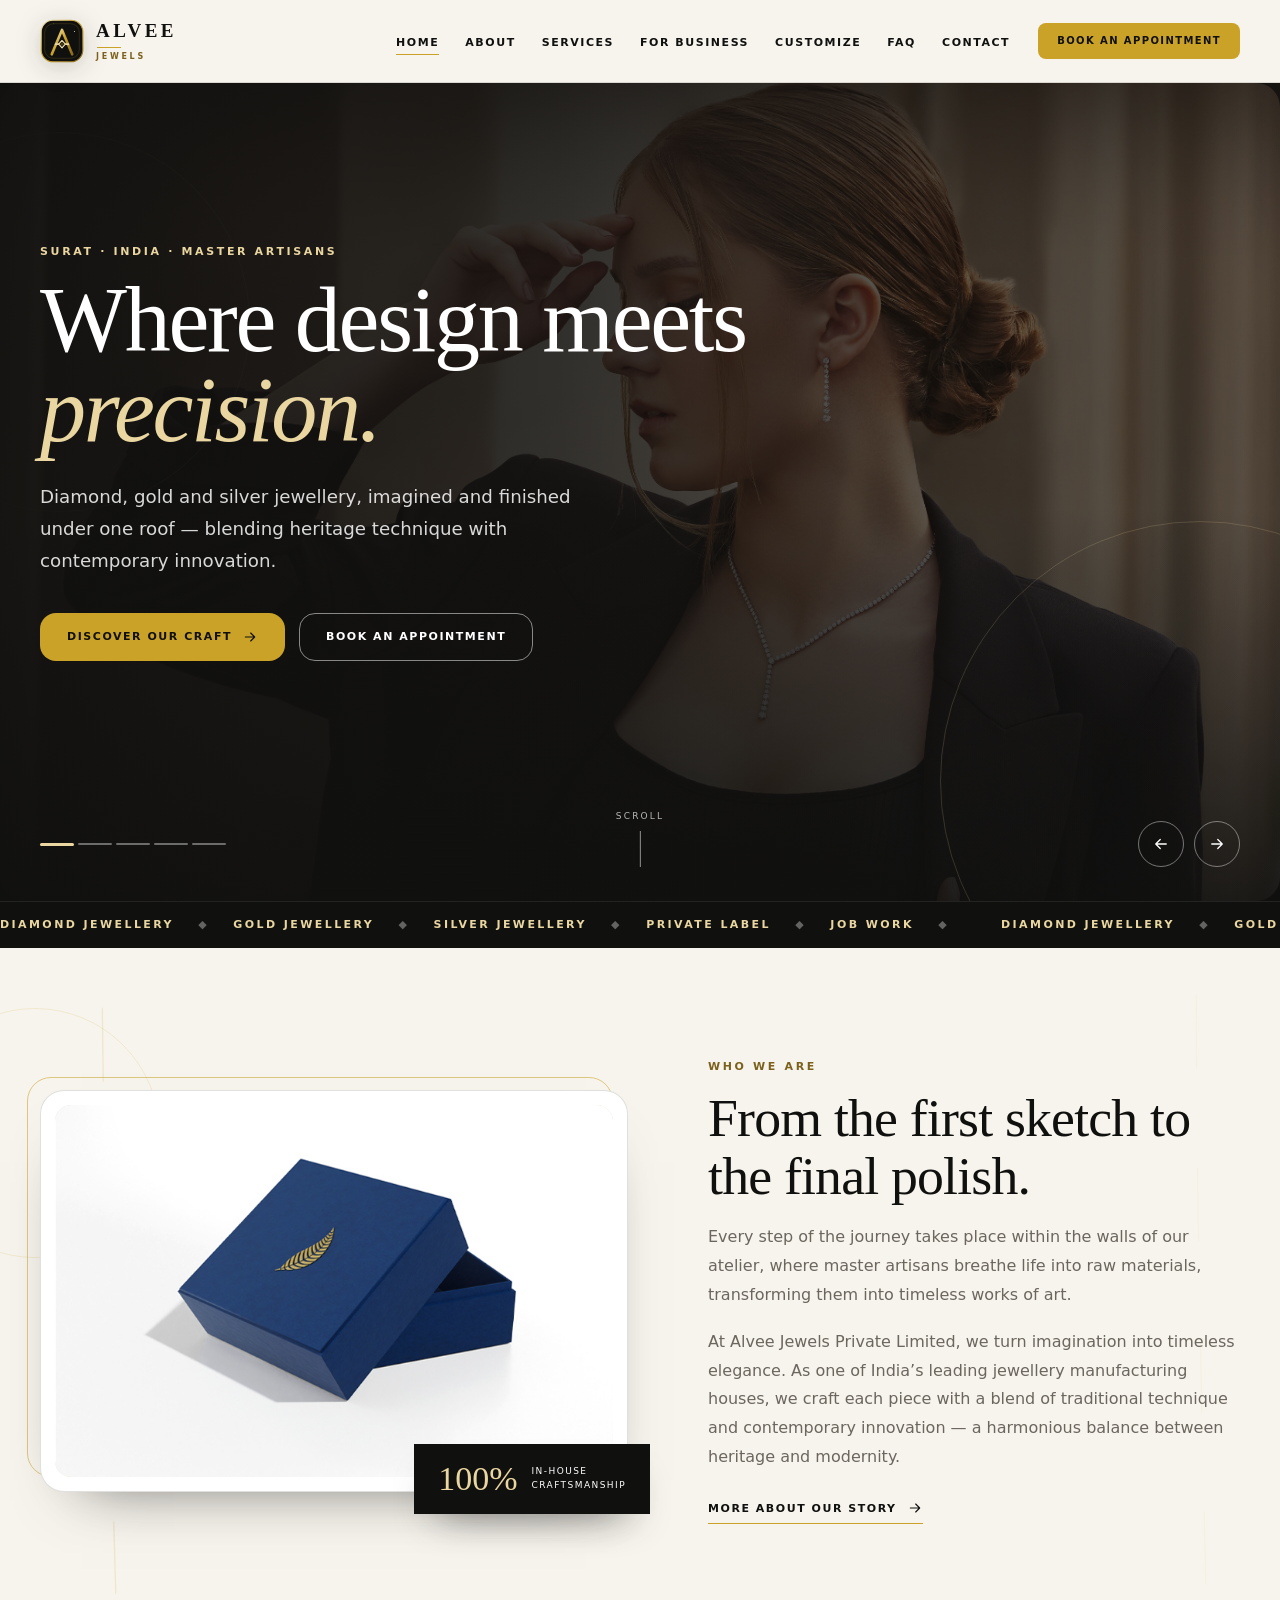
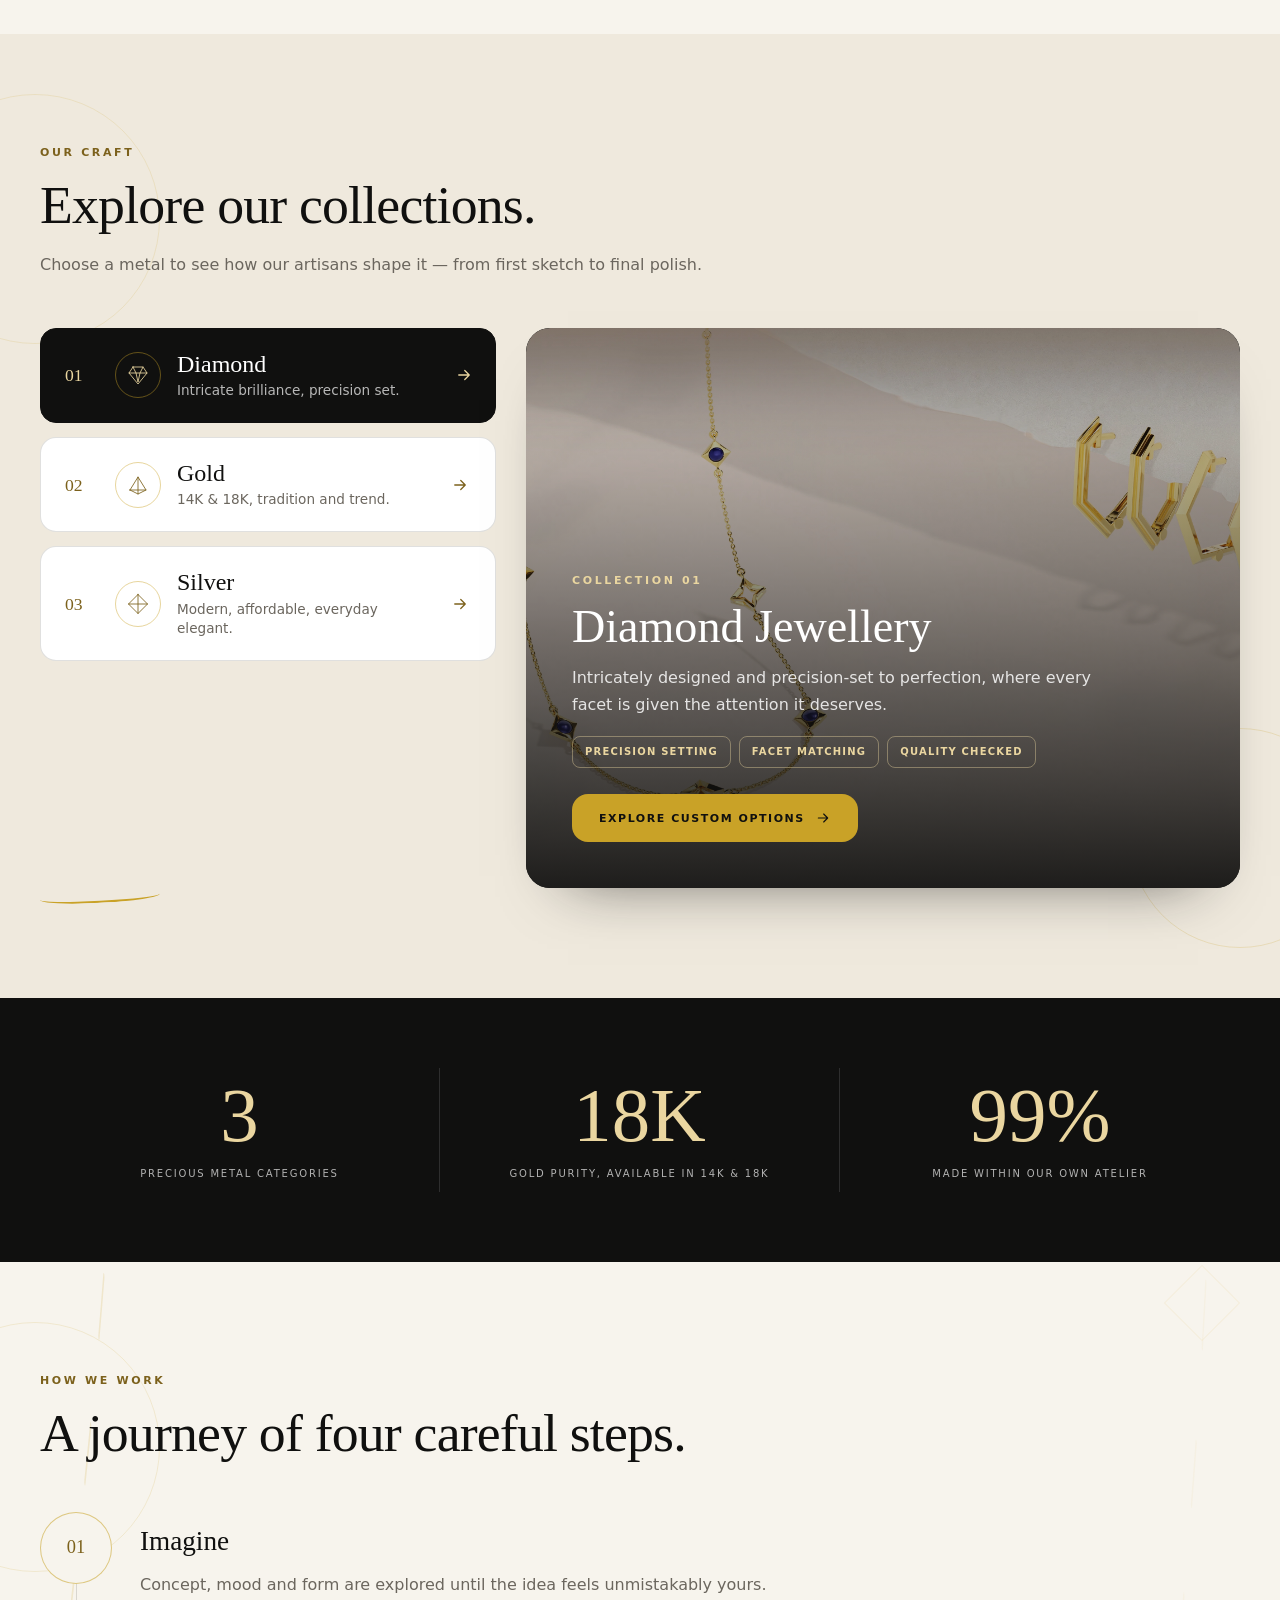
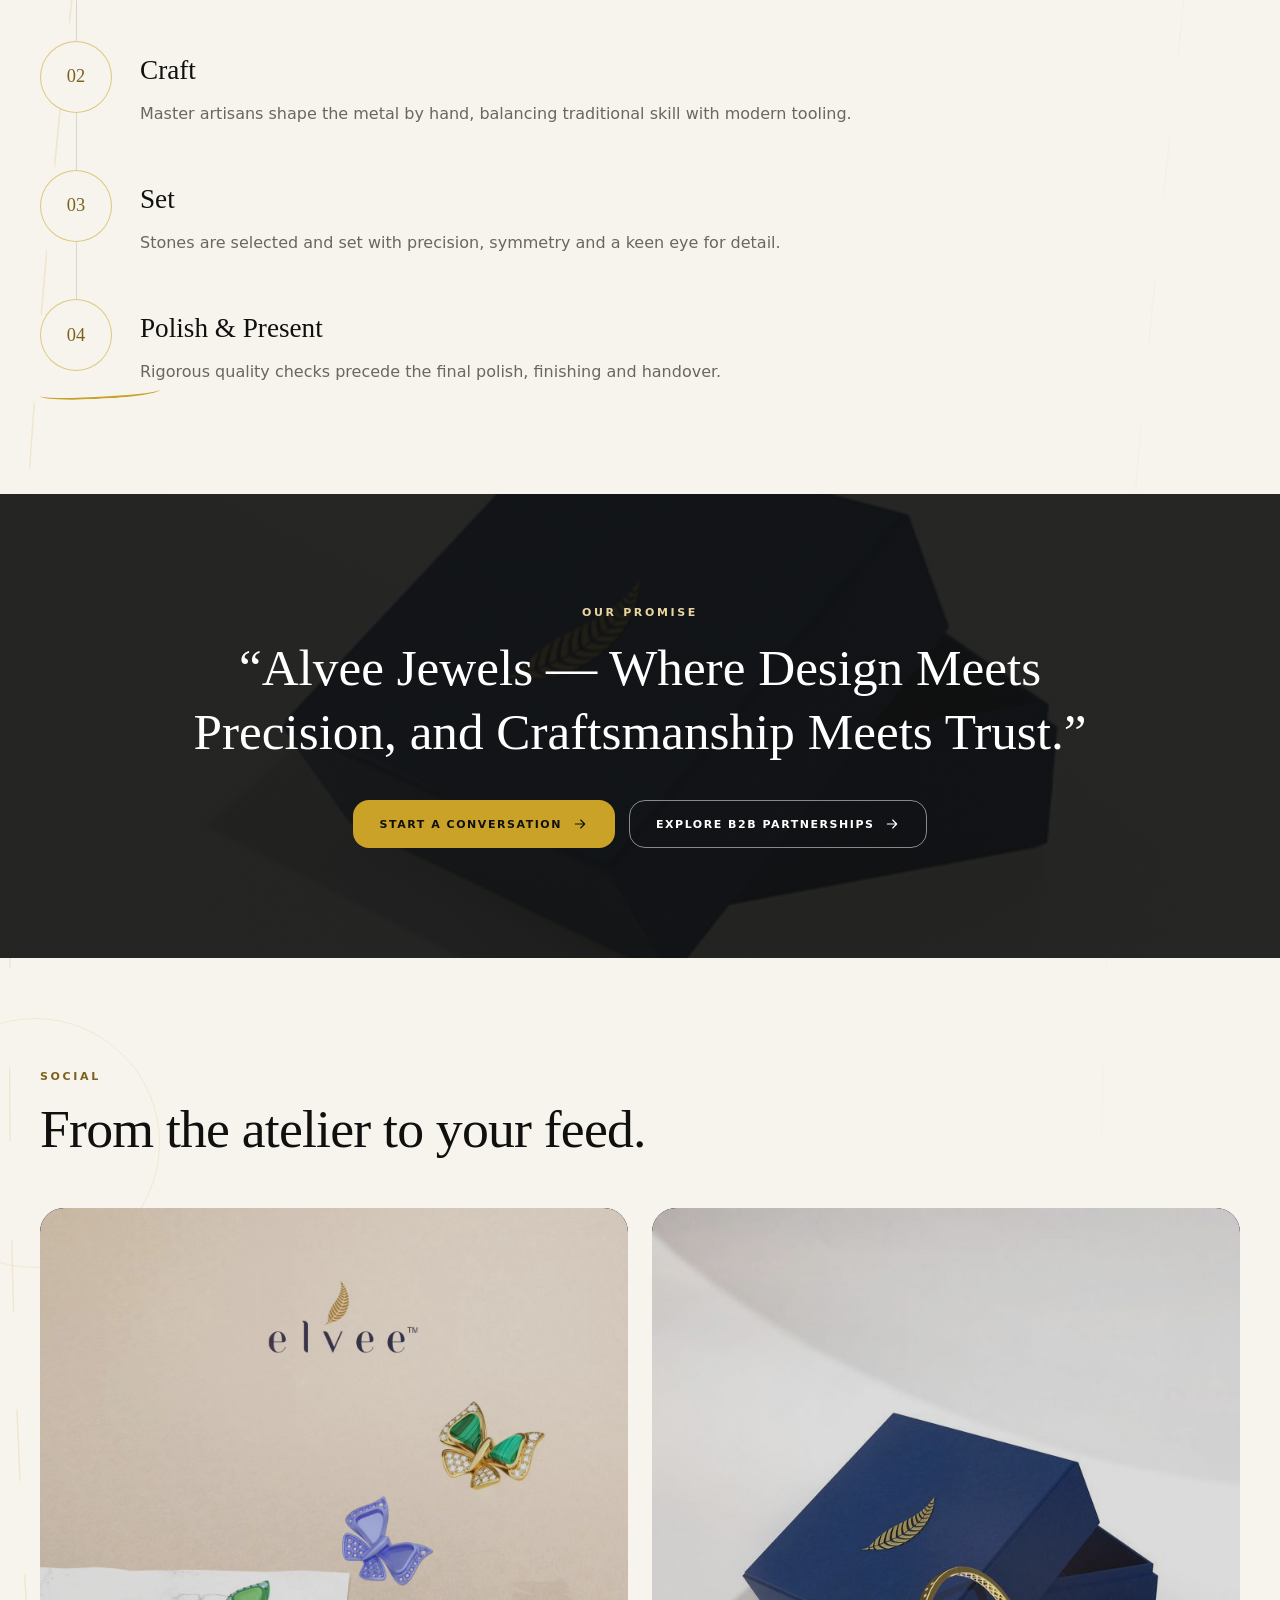
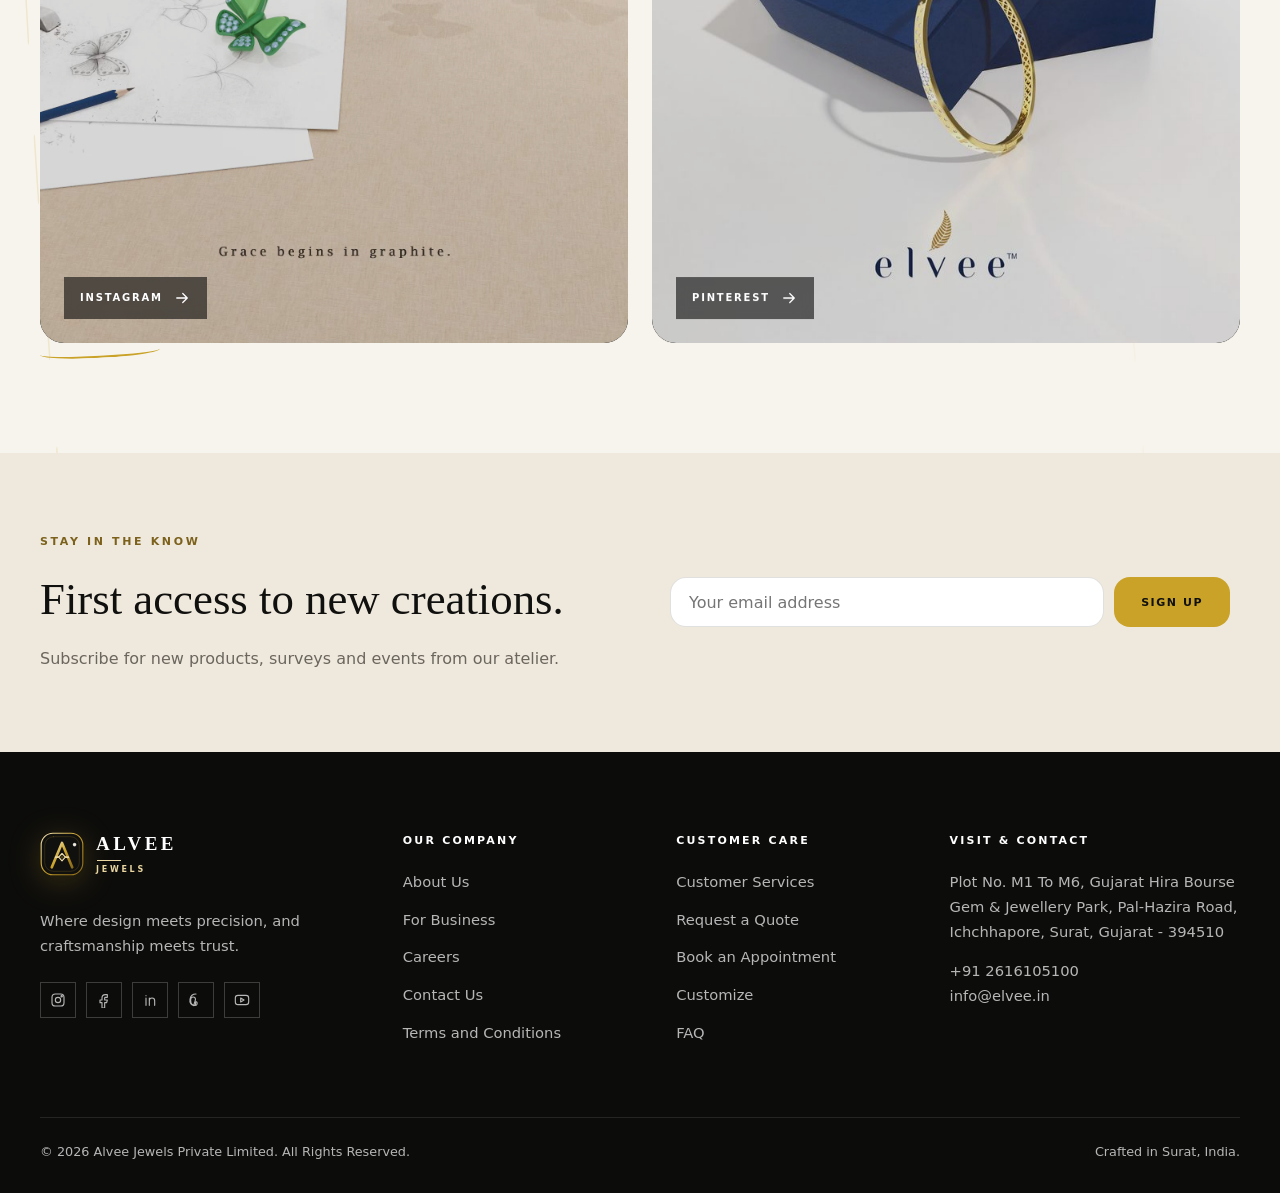
<file: index.html>
<!doctype html>
<html lang="en">
<head>
  <meta charset="UTF-8">
  <meta name="viewport" content="width=device-width, initial-scale=1">
  <meta name="description" content="Alvee Jewels crafts diamond, gold and silver jewellery in Surat, India — blending heritage technique with contemporary design.">
  <meta name="theme-color" content="#10100F">
  <meta property="og:type" content="website">
  <meta property="og:title" content="Home | Alvee Jewels">
  <meta property="og:description" content="Alvee Jewels crafts diamond, gold and silver jewellery in Surat, India — blending heritage technique with contemporary design.">
  <meta property="og:image" content="assets/images/slider-1.webp">
  <link rel="icon" href="assets/images/favicon.svg" type="image/svg+xml">
  <link rel="stylesheet" href="assets/css/styles.css">
  <script type="application/ld+json">{
  "@context": "https://schema.org",
  "@type": "JewelryStore",
  "name": "Alvee Jewels",
  "legalName": "Alvee Jewels Private Limited",
  "telephone": "+91 2616105100",
  "email": "info@elvee.in",
  "address": {
    "@type": "PostalAddress",
    "streetAddress": "Plot No. M1 To M6, Gujarat Hira Bourse Gem & Jewellery Park, Pal-Hazira Road, Ichchhapore, Surat, Gujarat - 394510",
    "addressLocality": "Surat",
    "addressRegion": "Gujarat",
    "addressCountry": "IN"
  },
  "url": "https://www.elveester.com/index.html"
}</script>
  <title>Home | Alvee Jewels</title>
</head>
<body>
<div class="page-shell">

<div class="side-decor" aria-hidden="true">
  <svg class="side-decor__path side-decor__path--left" viewBox="0 0 180 900" preserveAspectRatio="none">
    <path d="M150 -20 C 20 170, 210 300, 80 470 S 20 720, 130 920" />
  </svg>
  <svg class="side-decor__path side-decor__path--right" viewBox="0 0 180 900" preserveAspectRatio="none">
    <path d="M30 -20 C 170 170, -20 320, 110 500 S 170 740, 50 920" />
  </svg>
  <span class="side-decor__shape side-decor__shape--ring"></span>
  <span class="side-decor__shape side-decor__shape--diamond"></span>
  <span class="side-decor__shape side-decor__shape--dot"></span>
</div>

<a class="skip-link" href="#main-content">Skip to content</a>
<header class="site-header" id="top">
  <div class="container header__inner">
    <a class="brand" href="index.html">
      <svg class="brand__mark" viewBox="0 0 56 56" aria-hidden="true" focusable="false">
    <defs>
      <linearGradient id="alvee-gold-header" x1="0" y1="0" x2="1" y2="1">
        <stop offset="0" stop-color="#F6E7BE"/>
        <stop offset=".48" stop-color="#C9A227"/>
        <stop offset="1" stop-color="#8B6A1B"/>
      </linearGradient>
    </defs>
    <rect x="1.5" y="1.5" width="53" height="53" rx="15" fill="#10100F" stroke="url(#alvee-gold-header)" stroke-width="1.4"/>
    <rect x="6" y="6" width="44" height="44" rx="11" fill="none" stroke="#C9A227" stroke-opacity=".28" stroke-width=".8"/>
    <path d="M15 45 28 14 41 45" fill="none" stroke="url(#alvee-gold-header)" stroke-width="3.4" stroke-linecap="round" stroke-linejoin="round"/>
    <path d="M20 32h16" fill="none" stroke="#EAD6A0" stroke-width="2.4" stroke-linecap="round"/>
    <path class="brand__gem" d="M28 27.3 32.2 32 28 36.7 23.8 32Z" fill="#10100F" stroke="#F6E7BE" stroke-width="1.3" stroke-linejoin="round"/>
    <path d="M28 27.3v9.4M23.8 32h8.4" fill="none" stroke="#C9A227" stroke-opacity=".7" stroke-width=".6"/>
    <circle cx="44" cy="16" r="1.5" fill="#F6E7BE"/>
  </svg>
      <span class="brand__text"><strong>ALVEE</strong><small>JEWELS</small></span>
    </a>
    <button class="nav-toggle" type="button" aria-label="Open menu" aria-expanded="false" aria-controls="primary-nav">
      <span></span><span></span><span></span>
    </button>
    <nav class="primary-nav" id="primary-nav" aria-label="Primary navigation">
      <ul><li><a class="nav-link" href="index.html" aria-current="page">Home</a></li><li><a class="nav-link" href="about.html">About</a></li><li><a class="nav-link" href="customer-services.html">Services</a></li><li><a class="nav-link" href="b2b.html">For Business</a></li><li><a class="nav-link" href="customize.html">Customize</a></li><li><a class="nav-link" href="faq.html">FAQ</a></li><li><a class="nav-link" href="contact.html">Contact</a></li></ul>
    </nav>
    <a class="btn btn--small btn--gold header__cta" href="appointment.html">Book an Appointment</a>
  </div>
</header>
<div class="scroll-progress" aria-hidden="true"><span></span></div>
<main id="main-content">

<section class="hero" id="home" aria-label="Alvee Jewels featured collection">
  <div class="hero__slides" data-carousel>
    <div class="hero__slide is-active" style="--bg:linear-gradient(135deg,#2a2118,#0d0d0c)">
      <span class="hero__img-wrap"><img class="hero__img" src="assets/images/slider-1.webp" alt="Alvee Jewels signature collection" width="1600" height="900" fetchpriority="high" decoding="async"></span>
    </div>
    <div class="hero__slide" style="--bg:linear-gradient(135deg,#33261a,#100f0d)">
      <span class="hero__img-wrap"><img class="hero__img" src="assets/images/slider-2.webp" alt="Gold jewellery crafted at the Alvee atelier" width="1600" height="900" loading="lazy" decoding="async"></span>
    </div>
    <div class="hero__slide" style="--bg:linear-gradient(135deg,#1d1c1a,#0b0b0a)">
      <span class="hero__img-wrap"><img class="hero__img" src="assets/images/slider-3.webp" alt="Diamond jewellery by Alvee Jewels" width="1600" height="900" loading="lazy" decoding="async"></span>
    </div>
    <div class="hero__slide" style="--bg:linear-gradient(135deg,#3a2c1d,#12100d)">
      <span class="hero__img-wrap"><img class="hero__img" src="assets/images/slider-4.webp" alt="Silver and contemporary designs by Alvee" width="1600" height="900" loading="lazy" decoding="async"></span>
    </div>
    <div class="hero__slide" style="--bg:linear-gradient(135deg,#241d16,#0c0c0b)">
      <span class="hero__img-wrap"><img class="hero__img" src="assets/images/slider-5.webp" alt="Finishing and polishing at Alvee Jewels" width="1600" height="900" loading="lazy" decoding="async"></span>
    </div>
  </div>
  <div class="hero__overlay" aria-hidden="true"></div>
  <div class="container hero__inner">
    <p class="eyebrow eyebrow--light reveal">Surat &middot; India &middot; Master Artisans</p>
    <h1 class="hero__title reveal" style="--delay:.08s">Where design meets <em>precision.</em></h1>
    <p class="hero__text reveal" style="--delay:.16s">Diamond, gold and silver jewellery, imagined and finished under one roof — blending heritage technique with contemporary innovation.</p>
    <div class="hero__actions reveal" style="--delay:.24s">
      <a class="btn btn--gold" href="about.html">Discover Our Craft <svg viewBox="0 0 24 24" aria-hidden="true"><path d="M5 12h13M13 6l6 6-6 6"/></svg></a>
      <a class="btn btn--ghost" href="appointment.html">Book an Appointment</a>
    </div>
  </div>
  <div class="container hero__controls">
    <div class="carousel-dots" role="tablist" aria-label="Choose a slide">
      <button type="button" class="carousel-dot is-active" role="tab" aria-selected="true" aria-label="Slide 1" data-slide="0"></button>
      <button type="button" class="carousel-dot" role="tab" aria-selected="false" aria-label="Slide 2" data-slide="1"></button>
      <button type="button" class="carousel-dot" role="tab" aria-selected="false" aria-label="Slide 3" data-slide="2"></button>
      <button type="button" class="carousel-dot" role="tab" aria-selected="false" aria-label="Slide 4" data-slide="3"></button>
      <button type="button" class="carousel-dot" role="tab" aria-selected="false" aria-label="Slide 5" data-slide="4"></button>
    </div>
    <div class="carousel-arrows">
      <button type="button" class="carousel-arrow" data-dir="prev" aria-label="Previous slide"><svg viewBox="0 0 24 24" aria-hidden="true"><path d="M5 12h13M13 6l6 6-6 6"/></svg></button>
      <button type="button" class="carousel-arrow" data-dir="next" aria-label="Next slide"><svg viewBox="0 0 24 24" aria-hidden="true"><path d="M5 12h13M13 6l6 6-6 6"/></svg></button>
    </div>
  </div>
  <div class="hero__scroll" aria-hidden="true"><span>Scroll</span><i></i></div>
</section>

<div class="marquee" aria-label="Our specialities">
  <div class="marquee__track">
    <span>Diamond Jewellery <b>&#9670;</b> Gold Jewellery <b>&#9670;</b> Silver Jewellery <b>&#9670;</b> Private Label <b>&#9670;</b> Job Work <b>&#9670;</b></span>
    <span aria-hidden="true">Diamond Jewellery <b>&#9670;</b> Gold Jewellery <b>&#9670;</b> Silver Jewellery <b>&#9670;</b> Private Label <b>&#9670;</b> Job Work <b>&#9670;</b></span>
  </div>
</div>

<section class="section">
  <div class="container split">
    <div class="split__media reveal">
      <div class="frame">
        <span class="frame__media"><img src="assets/images/heritage-banner.png" alt="Inside the Alvee Jewels atelier" width="720" height="480" loading="lazy" decoding="async"></span>
      </div>
      <div class="split__badge"><span>100%</span><small>In-house<br>craftsmanship</small></div>
    </div>
    <div class="split__content">
      <p class="eyebrow reveal">Who We Are</p>
      <h2 class="section__title reveal" style="--delay:.08s">From the first sketch to the final polish.</h2>
      <p class="reveal" style="--delay:.14s">Every step of the journey takes place within the walls of our atelier, where master artisans breathe life into raw materials, transforming them into timeless works of art.</p>
      <p class="reveal" style="--delay:.2s">At Alvee Jewels Private Limited, we turn imagination into timeless elegance. As one of India&rsquo;s leading jewellery manufacturing houses, we craft each piece with a blend of traditional technique and contemporary innovation — a harmonious balance between heritage and modernity.</p>
      <a class="text-link reveal" style="--delay:.26s" href="about.html">More about our story <svg viewBox="0 0 24 24" aria-hidden="true"><path d="M5 12h13M13 6l6 6-6 6"/></svg></a>
    </div>
  </div>
</section>

<section class="section section--tint">
  <div class="container">
    <div class="section__head reveal">
      <p class="eyebrow">Our Craft</p>
      <h2 class="section__title">Explore our collections.</h2>
      <p>Choose a metal to see how our artisans shape it — from first sketch to final polish.</p>
    </div>
    <div class="explorer reveal" data-explorer>
      <div class="explorer__tabs" role="tablist" aria-label="Jewellery collections" aria-orientation="vertical">
        <button class="explorer-tab is-active" type="button" role="tab" id="tab-diamond" aria-controls="panel-diamond" aria-selected="true" tabindex="0" data-key="diamond">
          <span class="explorer-tab__num">01</span>
          <span class="explorer-tab__icon"><svg viewBox="0 0 48 48" aria-hidden="true"><path d="M14 8h20l8 12-18 22L6 20 14 8Z"/><path d="M6 20h36M14 8l6 12 4 18 4-18 6-12"/></svg></span>
          <span class="explorer-tab__text"><strong>Diamond</strong><small>Intricate brilliance, precision set.</small></span>
          <span class="explorer-tab__arrow"><svg viewBox="0 0 24 24" aria-hidden="true"><path d="M5 12h13M13 6l6 6-6 6"/></svg></span>
        </button>
        <button class="explorer-tab" type="button" role="tab" id="tab-gold" aria-controls="panel-gold" aria-selected="false" tabindex="-1" data-key="gold">
          <span class="explorer-tab__num">02</span>
          <span class="explorer-tab__icon"><svg viewBox="0 0 48 48" aria-hidden="true"><path d="M8 34 24 8l16 26-16 8-16-8Z"/><path d="M8 34h32M24 8v34"/></svg></span>
          <span class="explorer-tab__text"><strong>Gold</strong><small>14K &amp; 18K, tradition and trend.</small></span>
          <span class="explorer-tab__arrow"><svg viewBox="0 0 24 24" aria-hidden="true"><path d="M5 12h13M13 6l6 6-6 6"/></svg></span>
        </button>
        <button class="explorer-tab" type="button" role="tab" id="tab-silver" aria-controls="panel-silver" aria-selected="false" tabindex="-1" data-key="silver">
          <span class="explorer-tab__num">03</span>
          <span class="explorer-tab__icon"><svg viewBox="0 0 48 48" aria-hidden="true"><path d="M24 5 43 24 24 43 5 24 24 5Z"/><path d="M5 24h38M24 5v38"/></svg></span>
          <span class="explorer-tab__text"><strong>Silver</strong><small>Modern, affordable, everyday elegant.</small></span>
          <span class="explorer-tab__arrow"><svg viewBox="0 0 24 24" aria-hidden="true"><path d="M5 12h13M13 6l6 6-6 6"/></svg></span>
        </button>
      </div>
      <div class="explorer__panels">
        <div class="explorer-panel is-active" role="tabpanel" id="panel-diamond" aria-labelledby="tab-diamond" data-key="diamond">
          <img class="explorer-panel__img" src="assets/images/slider-3.webp" alt="Diamond jewellery by Alvee Jewels" width="1600" height="900" loading="lazy" decoding="async">
          <div class="explorer-panel__overlay" aria-hidden="true"></div>
          <div class="explorer-panel__content">
            <p class="eyebrow eyebrow--light">Collection 01</p>
            <h3>Diamond Jewellery</h3>
            <p>Intricately designed and precision-set to perfection, where every facet is given the attention it deserves.</p>
            <ul class="explorer-panel__specs"><li>Precision setting</li><li>Facet matching</li><li>Quality checked</li></ul>
            <a class="btn btn--gold" href="customize.html">Explore custom options <svg viewBox="0 0 24 24" aria-hidden="true"><path d="M5 12h13M13 6l6 6-6 6"/></svg></a>
          </div>
        </div>
        <div class="explorer-panel" role="tabpanel" id="panel-gold" aria-labelledby="tab-gold" data-key="gold" hidden>
          <img class="explorer-panel__img" src="assets/images/slider-2.webp" alt="Gold jewellery crafted at the Alvee atelier" width="1600" height="900" loading="lazy" decoding="async">
          <div class="explorer-panel__overlay" aria-hidden="true"></div>
          <div class="explorer-panel__content">
            <p class="eyebrow eyebrow--light">Collection 02</p>
            <h3>Gold Jewellery</h3>
            <p>Crafted in 14K and 18K purity, reflecting both tradition and trend in every carefully finished form.</p>
            <ul class="explorer-panel__specs"><li>14K &amp; 18K purity</li><li>Classic &amp; modern forms</li><li>Consistent finishing</li></ul>
            <a class="btn btn--gold" href="customize.html">Explore custom options <svg viewBox="0 0 24 24" aria-hidden="true"><path d="M5 12h13M13 6l6 6-6 6"/></svg></a>
          </div>
        </div>
        <div class="explorer-panel" role="tabpanel" id="panel-silver" aria-labelledby="tab-silver" data-key="silver" hidden>
          <img class="explorer-panel__img" src="assets/images/slider-4.webp" alt="Silver and contemporary designs by Alvee" width="1600" height="900" loading="lazy" decoding="async">
          <div class="explorer-panel__overlay" aria-hidden="true"></div>
          <div class="explorer-panel__content">
            <p class="eyebrow eyebrow--light">Collection 03</p>
            <h3>Silver Jewellery</h3>
            <p>Modern, affordable and elegantly styled for everyday wear, without ever compromising on craft.</p>
            <ul class="explorer-panel__specs"><li>Everyday elegance</li><li>Contemporary styling</li><li>Carefully finished</li></ul>
            <a class="btn btn--gold" href="customize.html">Explore custom options <svg viewBox="0 0 24 24" aria-hidden="true"><path d="M5 12h13M13 6l6 6-6 6"/></svg></a>
          </div>
        </div>
      </div>
    </div>
  </div>
</section>

<section class="stats">
  <div class="container stats__grid">
    <div class="stat reveal"><span class="stat__number" data-count="3">0</span><span class="stat__label">Precious metal categories</span></div>
    <div class="stat reveal" style="--delay:.1s"><span class="stat__number" data-count="18" data-suffix="K">0</span><span class="stat__label">Gold purity, available in 14K &amp; 18K</span></div>
    <div class="stat reveal" style="--delay:.2s"><span class="stat__number" data-count="100" data-suffix="%">0</span><span class="stat__label">Made within our own atelier</span></div>
  </div>
</section>

<section class="section">
  <div class="container">
    <div class="section__head reveal">
      <p class="eyebrow">How We Work</p>
      <h2 class="section__title">A journey of four careful steps.</h2>
    </div>
    <ol class="timeline">
      <li class="timeline__item reveal"><span class="timeline__dot">01</span><div><h3>Imagine</h3><p>Concept, mood and form are explored until the idea feels unmistakably yours.</p></div></li>
      <li class="timeline__item reveal" style="--delay:.08s"><span class="timeline__dot">02</span><div><h3>Craft</h3><p>Master artisans shape the metal by hand, balancing traditional skill with modern tooling.</p></div></li>
      <li class="timeline__item reveal" style="--delay:.16s"><span class="timeline__dot">03</span><div><h3>Set</h3><p>Stones are selected and set with precision, symmetry and a keen eye for detail.</p></div></li>
      <li class="timeline__item reveal" style="--delay:.24s"><span class="timeline__dot">04</span><div><h3>Polish &amp; Present</h3><p>Rigorous quality checks precede the final polish, finishing and handover.</p></div></li>
    </ol>
  </div>
</section>

<section class="quote-band">
  <div class="container quote-band__inner reveal">
    <p class="eyebrow eyebrow--light">Our Promise</p>
    <blockquote>&ldquo;Alvee Jewels — Where Design Meets Precision, and Craftsmanship Meets Trust.&rdquo;</blockquote>
    <div class="quote-band__actions">
      <a class="btn btn--gold" href="contact.html">Start a Conversation <svg viewBox="0 0 24 24" aria-hidden="true"><path d="M5 12h13M13 6l6 6-6 6"/></svg></a>
      <a class="btn btn--ghost" href="b2b.html">Explore B2B Partnerships <svg viewBox="0 0 24 24" aria-hidden="true"><path d="M5 12h13M13 6l6 6-6 6"/></svg></a>
    </div>
  </div>
</section>

<section class="section">
  <div class="container">
    <div class="section__head reveal">
      <p class="eyebrow">Social</p>
      <h2 class="section__title">From the atelier to your feed.</h2>
    </div>
    <div class="social-gallery">
      <a class="social-tile reveal" href="https://www.instagram.com/" target="_blank" rel="noopener noreferrer" aria-label="View Alvee on Instagram">
        <img src="assets/images/social-banner-1.png" alt="Alvee Jewels social feature" width="1440" height="1800" loading="lazy" decoding="async">
        <span>Instagram <svg viewBox="0 0 24 24" aria-hidden="true"><path d="M5 12h13M13 6l6 6-6 6"/></svg></span>
      </a>
      <a class="social-tile reveal" style="--delay:.12s" href="https://www.pinterest.com/" target="_blank" rel="noopener noreferrer" aria-label="View Alvee on Pinterest">
        <img src="assets/images/social-banner-2.png" alt="Alvee Jewels design inspiration" width="735" height="919" loading="lazy" decoding="async">
        <span>Pinterest <svg viewBox="0 0 24 24" aria-hidden="true"><path d="M5 12h13M13 6l6 6-6 6"/></svg></span>
      </a>
    </div>
  </div>
</section>

<section class="newsletter">
  <div class="container newsletter__inner reveal">
    <div>
      <p class="eyebrow">Stay in the know</p>
      <h2>First access to new creations.</h2>
      <p>Subscribe for new products, surveys and events from our atelier.</p>
    </div>
    <form class="newsletter__form" data-mailto data-subject="Newsletter subscription" novalidate>
      <label class="sr-only" for="newsletter-email">Email address</label>
      <input id="newsletter-email" name="Email" type="email" autocomplete="email" placeholder="Your email address" required aria-describedby="newsletter-status">
      <button class="btn btn--gold" type="submit">Sign up</button>
      <p class="form-status" id="newsletter-status" role="status" aria-live="polite"></p>
    </form>
  </div>
</section>
</main>

<footer class="site-footer">
  <div class="container footer__grid">
    <div class="footer__brand">
      <a class="brand brand--footer" href="index.html">
        <svg class="brand__mark" viewBox="0 0 56 56" aria-hidden="true" focusable="false">
    <defs>
      <linearGradient id="alvee-gold-footer" x1="0" y1="0" x2="1" y2="1">
        <stop offset="0" stop-color="#F6E7BE"/>
        <stop offset=".48" stop-color="#C9A227"/>
        <stop offset="1" stop-color="#8B6A1B"/>
      </linearGradient>
    </defs>
    <rect x="1.5" y="1.5" width="53" height="53" rx="15" fill="#10100F" stroke="url(#alvee-gold-footer)" stroke-width="1.4"/>
    <rect x="6" y="6" width="44" height="44" rx="11" fill="none" stroke="#C9A227" stroke-opacity=".28" stroke-width=".8"/>
    <path d="M15 45 28 14 41 45" fill="none" stroke="url(#alvee-gold-footer)" stroke-width="3.4" stroke-linecap="round" stroke-linejoin="round"/>
    <path d="M20 32h16" fill="none" stroke="#EAD6A0" stroke-width="2.4" stroke-linecap="round"/>
    <path class="brand__gem" d="M28 27.3 32.2 32 28 36.7 23.8 32Z" fill="#10100F" stroke="#F6E7BE" stroke-width="1.3" stroke-linejoin="round"/>
    <path d="M28 27.3v9.4M23.8 32h8.4" fill="none" stroke="#C9A227" stroke-opacity=".7" stroke-width=".6"/>
    <circle cx="44" cy="16" r="1.5" fill="#F6E7BE"/>
  </svg>
        <span class="brand__text"><strong>ALVEE</strong><small>JEWELS</small></span>
      </a>
      <p>Where design meets precision, and craftsmanship meets trust.</p>
      <div class="footer__socials" aria-label="Social media"><a href="https://www.instagram.com/" target="_blank" rel="noopener noreferrer" aria-label="Instagram"><svg viewBox="0 0 24 24" aria-hidden="true"><rect x="3" y="3" width="18" height="18" rx="5"/><circle cx="12" cy="12" r="4"/><circle cx="17.5" cy="6.5" r="1"/></svg></a><a href="https://www.facebook.com/" target="_blank" rel="noopener noreferrer" aria-label="Facebook"><svg viewBox="0 0 24 24" aria-hidden="true"><path d="M14 8h3V4h-3c-3 0-5 2-5 5v3H6v4h3v8h4v-8h3l1-4h-4V9c0-.6.4-1 1-1Z"/></svg></a><a href="https://www.linkedin.com/" target="_blank" rel="noopener noreferrer" aria-label="LinkedIn"><svg viewBox="0 0 24 24" aria-hidden="true"><path d="M6 9v11M6 5.5v.01M11 20V9m0 4c0-2.5 2-4 4-4s4 1.3 4 4v7"/></svg></a><a href="https://www.pinterest.com/" target="_blank" rel="noopener noreferrer" aria-label="Pinterest"><svg viewBox="0 0 24 24" aria-hidden="true"><path d="M12 3a9 9 0 0 0-3 17.5c0-2 .4-4 1.5-6.5.4-1 .7-2 .7-3 0-2-1.4-3.5-3.4-3.5C5.7 7.5 4 9.7 4 12.6c0 4.4 2.7 7.4 6.5 7.4 1.2 0 2.4-.6 2.8-1.4.3-.8.6-1.9.3-2.7-.3-.7-.6-1-1.3-1-.7 0-1.2.5-1.2 1.2 0 .8.3 1.8.2 2.4"/></svg></a><a href="https://www.youtube.com/" target="_blank" rel="noopener noreferrer" aria-label="YouTube"><svg viewBox="0 0 24 24" aria-hidden="true"><rect x="2" y="5" width="20" height="14" rx="4"/><path d="m10 9 5 3-5 3V9Z"/></svg></a></div>
    </div>
    <div class="footer__col">
      <h2>Our Company</h2>
      <ul><li><a href="about.html">About Us</a></li><li><a href="b2b.html">For Business</a></li><li><a href="careers.html">Careers</a></li><li><a href="contact.html">Contact Us</a></li><li><a href="terms.html">Terms and Conditions</a></li></ul>
    </div>
    <div class="footer__col">
      <h2>Customer Care</h2>
      <ul><li><a href="customer-services.html">Customer Services</a></li><li><a href="b2b.html#rfq">Request a Quote</a></li><li><a href="appointment.html">Book an Appointment</a></li><li><a href="customize.html">Customize</a></li><li><a href="faq.html">FAQ</a></li></ul>
    </div>
    <div class="footer__col">
      <h2>Visit &amp; Contact</h2>
      <p>Plot No. M1 To M6, Gujarat Hira Bourse Gem & Jewellery Park, Pal-Hazira Road, Ichchhapore, Surat, Gujarat - 394510</p>
      <p><a href="tel:+912616105100">+91 2616105100</a><br><a href="mailto:info@elvee.in">info@elvee.in</a></p>
    </div>
  </div>
  <div class="container footer__bottom">
    <p>&copy; <span id="year">2026</span> Alvee Jewels Private Limited. All Rights Reserved.</p>
    <p>Crafted in Surat, India.</p>
  </div>
</footer>
<button class="to-top" type="button" aria-label="Back to top" title="Back to top"><svg viewBox="0 0 24 24" aria-hidden="true"><path d="M5 12h13M13 6l6 6-6 6"/></svg></button>
</div>
<script src="assets/js/gsap.min.js" defer></script>
<script src="assets/js/ScrollTrigger.min.js" defer></script>
<script src="assets/js/main.js" defer></script>
</body>
</html>
</file>
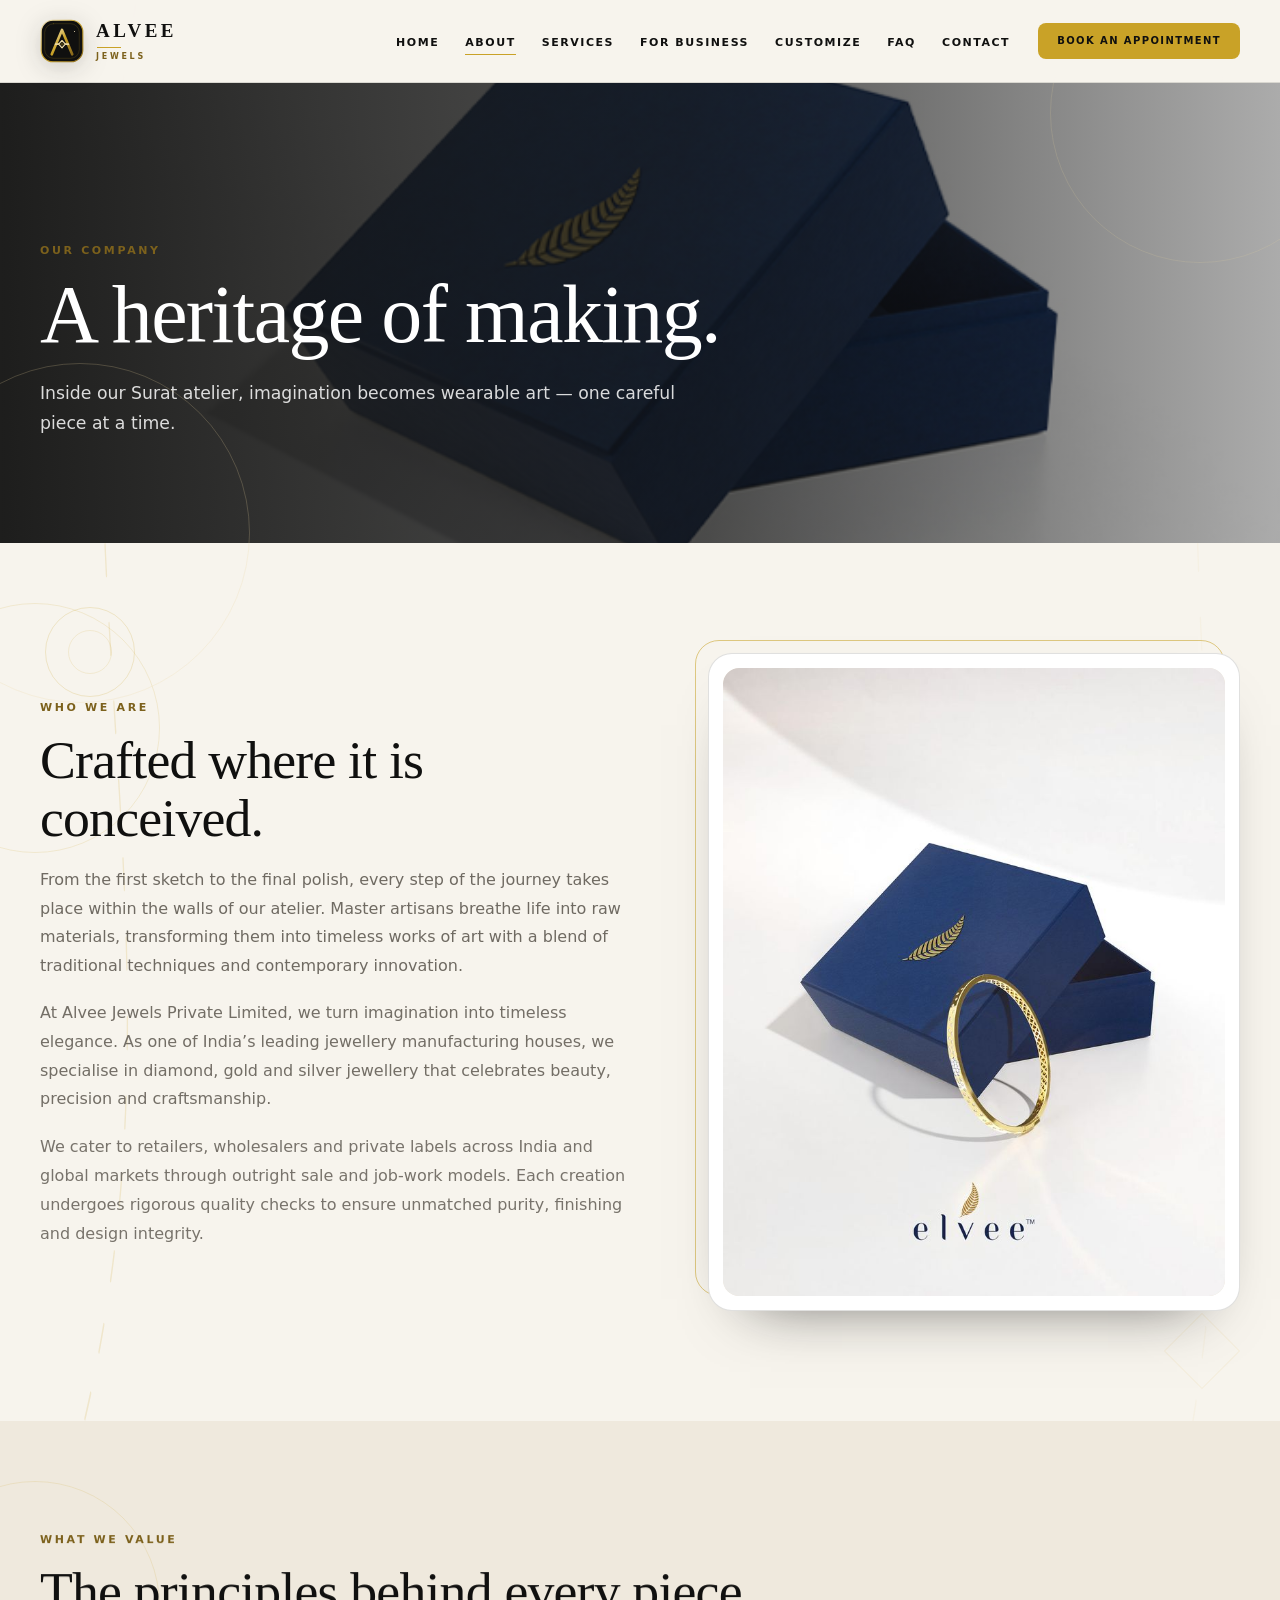
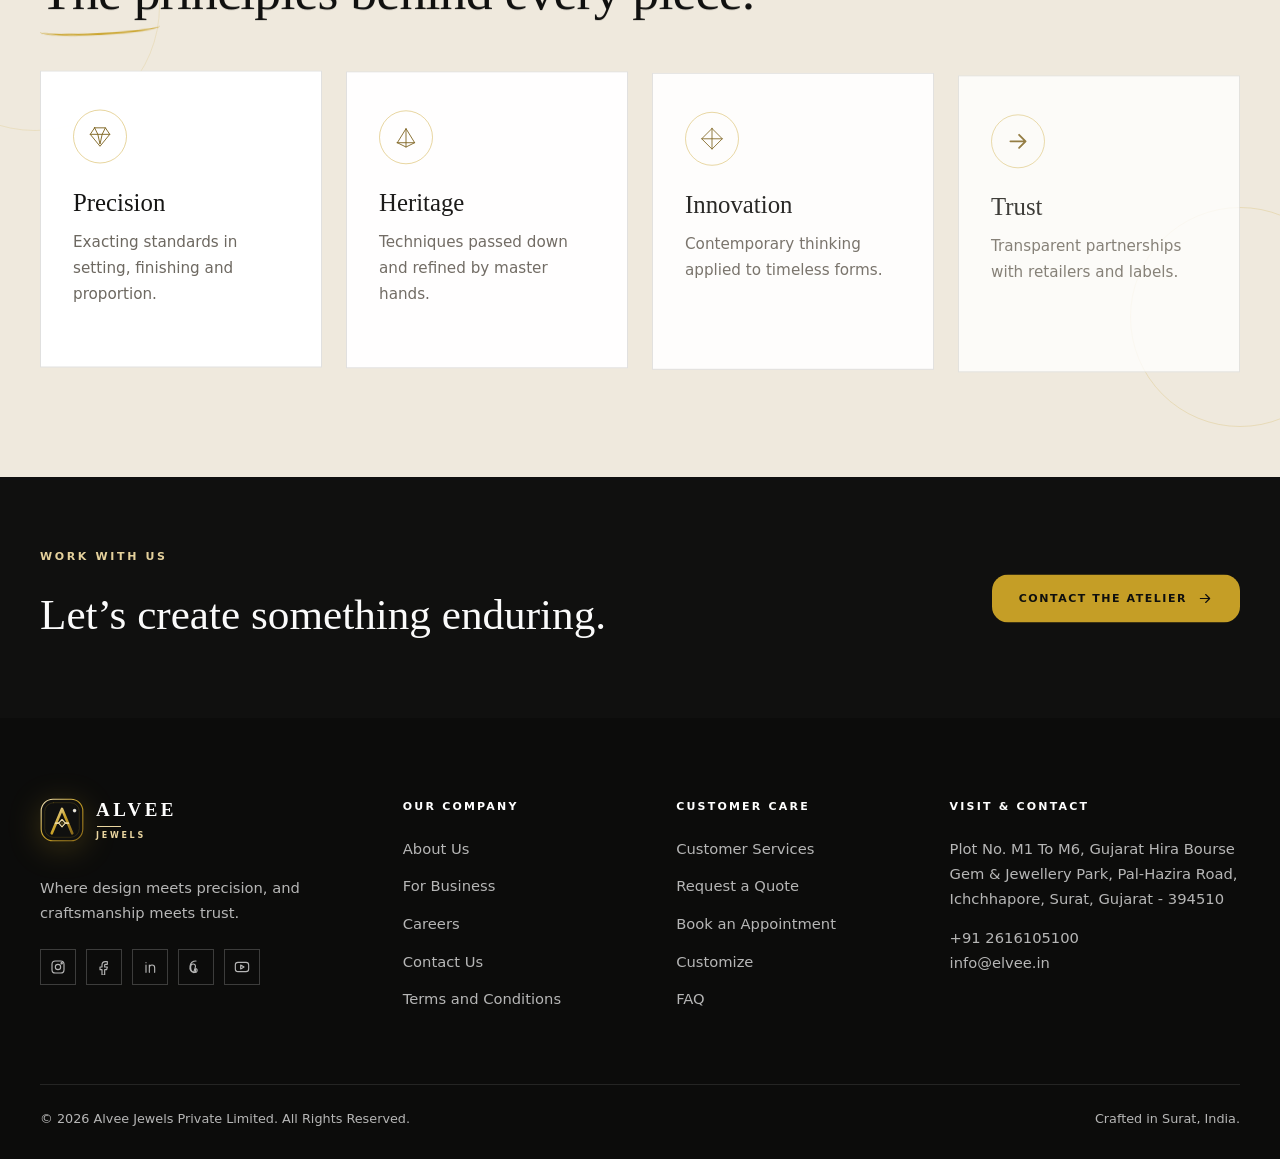
<file: about.html>
<!doctype html>
<html lang="en">
<head>
  <meta charset="UTF-8">
  <meta name="viewport" content="width=device-width, initial-scale=1">
  <meta name="description" content="Learn about the Alvee Jewels atelier, our heritage of craftsmanship and our standards of precision.">
  <meta name="theme-color" content="#10100F">
  <meta property="og:type" content="website">
  <meta property="og:title" content="About Us | Alvee Jewels">
  <meta property="og:description" content="Learn about the Alvee Jewels atelier, our heritage of craftsmanship and our standards of precision.">
  <meta property="og:image" content="assets/images/slider-1.webp">
  <link rel="icon" href="assets/images/favicon.svg" type="image/svg+xml">
  <link rel="stylesheet" href="assets/css/styles.css">
  <script type="application/ld+json">{
  "@context": "https://schema.org",
  "@type": "JewelryStore",
  "name": "Alvee Jewels",
  "legalName": "Alvee Jewels Private Limited",
  "telephone": "+91 2616105100",
  "email": "info@elvee.in",
  "address": {
    "@type": "PostalAddress",
    "streetAddress": "Plot No. M1 To M6, Gujarat Hira Bourse Gem & Jewellery Park, Pal-Hazira Road, Ichchhapore, Surat, Gujarat - 394510",
    "addressLocality": "Surat",
    "addressRegion": "Gujarat",
    "addressCountry": "IN"
  },
  "url": "https://www.elveester.com/about.html"
}</script>
  <title>About Us | Alvee Jewels</title>
</head>
<body>
<div class="page-shell">

<div class="side-decor" aria-hidden="true">
  <svg class="side-decor__path side-decor__path--left" viewBox="0 0 180 900" preserveAspectRatio="none">
    <path d="M150 -20 C 20 170, 210 300, 80 470 S 20 720, 130 920" />
  </svg>
  <svg class="side-decor__path side-decor__path--right" viewBox="0 0 180 900" preserveAspectRatio="none">
    <path d="M30 -20 C 170 170, -20 320, 110 500 S 170 740, 50 920" />
  </svg>
  <span class="side-decor__shape side-decor__shape--ring"></span>
  <span class="side-decor__shape side-decor__shape--diamond"></span>
  <span class="side-decor__shape side-decor__shape--dot"></span>
</div>

<a class="skip-link" href="#main-content">Skip to content</a>
<header class="site-header" id="top">
  <div class="container header__inner">
    <a class="brand" href="index.html">
      <svg class="brand__mark" viewBox="0 0 56 56" aria-hidden="true" focusable="false">
    <defs>
      <linearGradient id="alvee-gold-header" x1="0" y1="0" x2="1" y2="1">
        <stop offset="0" stop-color="#F6E7BE"/>
        <stop offset=".48" stop-color="#C9A227"/>
        <stop offset="1" stop-color="#8B6A1B"/>
      </linearGradient>
    </defs>
    <rect x="1.5" y="1.5" width="53" height="53" rx="15" fill="#10100F" stroke="url(#alvee-gold-header)" stroke-width="1.4"/>
    <rect x="6" y="6" width="44" height="44" rx="11" fill="none" stroke="#C9A227" stroke-opacity=".28" stroke-width=".8"/>
    <path d="M15 45 28 14 41 45" fill="none" stroke="url(#alvee-gold-header)" stroke-width="3.4" stroke-linecap="round" stroke-linejoin="round"/>
    <path d="M20 32h16" fill="none" stroke="#EAD6A0" stroke-width="2.4" stroke-linecap="round"/>
    <path class="brand__gem" d="M28 27.3 32.2 32 28 36.7 23.8 32Z" fill="#10100F" stroke="#F6E7BE" stroke-width="1.3" stroke-linejoin="round"/>
    <path d="M28 27.3v9.4M23.8 32h8.4" fill="none" stroke="#C9A227" stroke-opacity=".7" stroke-width=".6"/>
    <circle cx="44" cy="16" r="1.5" fill="#F6E7BE"/>
  </svg>
      <span class="brand__text"><strong>ALVEE</strong><small>JEWELS</small></span>
    </a>
    <button class="nav-toggle" type="button" aria-label="Open menu" aria-expanded="false" aria-controls="primary-nav">
      <span></span><span></span><span></span>
    </button>
    <nav class="primary-nav" id="primary-nav" aria-label="Primary navigation">
      <ul><li><a class="nav-link" href="index.html">Home</a></li><li><a class="nav-link" href="about.html" aria-current="page">About</a></li><li><a class="nav-link" href="customer-services.html">Services</a></li><li><a class="nav-link" href="b2b.html">For Business</a></li><li><a class="nav-link" href="customize.html">Customize</a></li><li><a class="nav-link" href="faq.html">FAQ</a></li><li><a class="nav-link" href="contact.html">Contact</a></li></ul>
    </nav>
    <a class="btn btn--small btn--gold header__cta" href="appointment.html">Book an Appointment</a>
  </div>
</header>
<div class="scroll-progress" aria-hidden="true"><span></span></div>
<main id="main-content">


<section class="page-hero" style="background-image:linear-gradient(90deg, rgba(16,16,15,.94) 0%, rgba(16,16,15,.72) 55%, rgba(16,16,15,.35) 100%), url('assets/images/heritage-banner.png')">
  <div class="page-hero__inner container">
    <p class="eyebrow reveal">Our Company</p>
    <h1 class="reveal" style="--delay:.08s">A heritage of making.</h1>
    <p class="page-hero__text reveal" style="--delay:.16s">Inside our Surat atelier, imagination becomes wearable art — one careful piece at a time.</p>
  </div>
</section>
<section class="section">
  <div class="container split">
    <div class="split__content">
      <p class="eyebrow reveal">Who We Are</p>
      <h2 class="section__title reveal" style="--delay:.08s">Crafted where it is conceived.</h2>
      <p class="reveal" style="--delay:.14s">From the first sketch to the final polish, every step of the journey takes place within the walls of our atelier. Master artisans breathe life into raw materials, transforming them into timeless works of art with a blend of traditional techniques and contemporary innovation.</p>
      <p class="reveal" style="--delay:.2s">At Alvee Jewels Private Limited, we turn imagination into timeless elegance. As one of India&rsquo;s leading jewellery manufacturing houses, we specialise in diamond, gold and silver jewellery that celebrates beauty, precision and craftsmanship.</p>
      <p class="reveal" style="--delay:.26s">We cater to retailers, wholesalers and private labels across India and global markets through outright sale and job-work models. Each creation undergoes rigorous quality checks to ensure unmatched purity, finishing and design integrity.</p>
    </div>
    <div class="split__media reveal">
      <div class="frame frame--tall"><span class="frame__media"><img src="assets/images/social-banner-2.png" alt="A close look at Alvee Jewels design work" width="735" height="919" loading="lazy" decoding="async"></span></div>
    </div>
  </div>
</section>
<section class="section section--tint">
  <div class="container">
    <div class="section__head reveal"><p class="eyebrow">What We Value</p><h2 class="section__title">The principles behind every piece.</h2></div>
    <div class="cards cards--four">
      <article class="card reveal"><span class="card__icon"><svg viewBox="0 0 48 48" aria-hidden="true"><path d="M14 8h20l8 12-18 22L6 20 14 8Z"/><path d="M6 20h36M14 8l6 12 4 18 4-18 6-12"/></svg></span><h3>Precision</h3><p>Exacting standards in setting, finishing and proportion.</p></article>
      <article class="card reveal" style="--delay:.08s"><span class="card__icon"><svg viewBox="0 0 48 48" aria-hidden="true"><path d="M8 34 24 8l16 26-16 8-16-8Z"/><path d="M8 34h32M24 8v34"/></svg></span><h3>Heritage</h3><p>Techniques passed down and refined by master hands.</p></article>
      <article class="card reveal" style="--delay:.16s"><span class="card__icon"><svg viewBox="0 0 48 48" aria-hidden="true"><path d="M24 5 43 24 24 43 5 24 24 5Z"/><path d="M5 24h38M24 5v38"/></svg></span><h3>Innovation</h3><p>Contemporary thinking applied to timeless forms.</p></article>
      <article class="card reveal" style="--delay:.24s"><span class="card__icon"><svg viewBox="0 0 24 24" aria-hidden="true"><path d="M5 12h13M13 6l6 6-6 6"/></svg></span><h3>Trust</h3><p>Transparent partnerships with retailers and labels.</p></article>
    </div>
  </div>
</section>
<section class="cta-band">
  <div class="container cta-band__inner reveal">
    <div><p class="eyebrow eyebrow--light">Work With Us</p><h2>Let&rsquo;s create something enduring.</h2></div>
    <a class="btn btn--gold" href="contact.html">Contact the atelier <svg viewBox="0 0 24 24" aria-hidden="true"><path d="M5 12h13M13 6l6 6-6 6"/></svg></a>
  </div>
</section>
</main>

<footer class="site-footer">
  <div class="container footer__grid">
    <div class="footer__brand">
      <a class="brand brand--footer" href="index.html">
        <svg class="brand__mark" viewBox="0 0 56 56" aria-hidden="true" focusable="false">
    <defs>
      <linearGradient id="alvee-gold-footer" x1="0" y1="0" x2="1" y2="1">
        <stop offset="0" stop-color="#F6E7BE"/>
        <stop offset=".48" stop-color="#C9A227"/>
        <stop offset="1" stop-color="#8B6A1B"/>
      </linearGradient>
    </defs>
    <rect x="1.5" y="1.5" width="53" height="53" rx="15" fill="#10100F" stroke="url(#alvee-gold-footer)" stroke-width="1.4"/>
    <rect x="6" y="6" width="44" height="44" rx="11" fill="none" stroke="#C9A227" stroke-opacity=".28" stroke-width=".8"/>
    <path d="M15 45 28 14 41 45" fill="none" stroke="url(#alvee-gold-footer)" stroke-width="3.4" stroke-linecap="round" stroke-linejoin="round"/>
    <path d="M20 32h16" fill="none" stroke="#EAD6A0" stroke-width="2.4" stroke-linecap="round"/>
    <path class="brand__gem" d="M28 27.3 32.2 32 28 36.7 23.8 32Z" fill="#10100F" stroke="#F6E7BE" stroke-width="1.3" stroke-linejoin="round"/>
    <path d="M28 27.3v9.4M23.8 32h8.4" fill="none" stroke="#C9A227" stroke-opacity=".7" stroke-width=".6"/>
    <circle cx="44" cy="16" r="1.5" fill="#F6E7BE"/>
  </svg>
        <span class="brand__text"><strong>ALVEE</strong><small>JEWELS</small></span>
      </a>
      <p>Where design meets precision, and craftsmanship meets trust.</p>
      <div class="footer__socials" aria-label="Social media"><a href="https://www.instagram.com/" target="_blank" rel="noopener noreferrer" aria-label="Instagram"><svg viewBox="0 0 24 24" aria-hidden="true"><rect x="3" y="3" width="18" height="18" rx="5"/><circle cx="12" cy="12" r="4"/><circle cx="17.5" cy="6.5" r="1"/></svg></a><a href="https://www.facebook.com/" target="_blank" rel="noopener noreferrer" aria-label="Facebook"><svg viewBox="0 0 24 24" aria-hidden="true"><path d="M14 8h3V4h-3c-3 0-5 2-5 5v3H6v4h3v8h4v-8h3l1-4h-4V9c0-.6.4-1 1-1Z"/></svg></a><a href="https://www.linkedin.com/" target="_blank" rel="noopener noreferrer" aria-label="LinkedIn"><svg viewBox="0 0 24 24" aria-hidden="true"><path d="M6 9v11M6 5.5v.01M11 20V9m0 4c0-2.5 2-4 4-4s4 1.3 4 4v7"/></svg></a><a href="https://www.pinterest.com/" target="_blank" rel="noopener noreferrer" aria-label="Pinterest"><svg viewBox="0 0 24 24" aria-hidden="true"><path d="M12 3a9 9 0 0 0-3 17.5c0-2 .4-4 1.5-6.5.4-1 .7-2 .7-3 0-2-1.4-3.5-3.4-3.5C5.7 7.5 4 9.7 4 12.6c0 4.4 2.7 7.4 6.5 7.4 1.2 0 2.4-.6 2.8-1.4.3-.8.6-1.9.3-2.7-.3-.7-.6-1-1.3-1-.7 0-1.2.5-1.2 1.2 0 .8.3 1.8.2 2.4"/></svg></a><a href="https://www.youtube.com/" target="_blank" rel="noopener noreferrer" aria-label="YouTube"><svg viewBox="0 0 24 24" aria-hidden="true"><rect x="2" y="5" width="20" height="14" rx="4"/><path d="m10 9 5 3-5 3V9Z"/></svg></a></div>
    </div>
    <div class="footer__col">
      <h2>Our Company</h2>
      <ul><li><a href="about.html">About Us</a></li><li><a href="b2b.html">For Business</a></li><li><a href="careers.html">Careers</a></li><li><a href="contact.html">Contact Us</a></li><li><a href="terms.html">Terms and Conditions</a></li></ul>
    </div>
    <div class="footer__col">
      <h2>Customer Care</h2>
      <ul><li><a href="customer-services.html">Customer Services</a></li><li><a href="b2b.html#rfq">Request a Quote</a></li><li><a href="appointment.html">Book an Appointment</a></li><li><a href="customize.html">Customize</a></li><li><a href="faq.html">FAQ</a></li></ul>
    </div>
    <div class="footer__col">
      <h2>Visit &amp; Contact</h2>
      <p>Plot No. M1 To M6, Gujarat Hira Bourse Gem & Jewellery Park, Pal-Hazira Road, Ichchhapore, Surat, Gujarat - 394510</p>
      <p><a href="tel:+912616105100">+91 2616105100</a><br><a href="mailto:info@elvee.in">info@elvee.in</a></p>
    </div>
  </div>
  <div class="container footer__bottom">
    <p>&copy; <span id="year">2026</span> Alvee Jewels Private Limited. All Rights Reserved.</p>
    <p>Crafted in Surat, India.</p>
  </div>
</footer>
<button class="to-top" type="button" aria-label="Back to top" title="Back to top"><svg viewBox="0 0 24 24" aria-hidden="true"><path d="M5 12h13M13 6l6 6-6 6"/></svg></button>
</div>
<script src="assets/js/gsap.min.js" defer></script>
<script src="assets/js/ScrollTrigger.min.js" defer></script>
<script src="assets/js/main.js" defer></script>
</body>
</html>
</file>
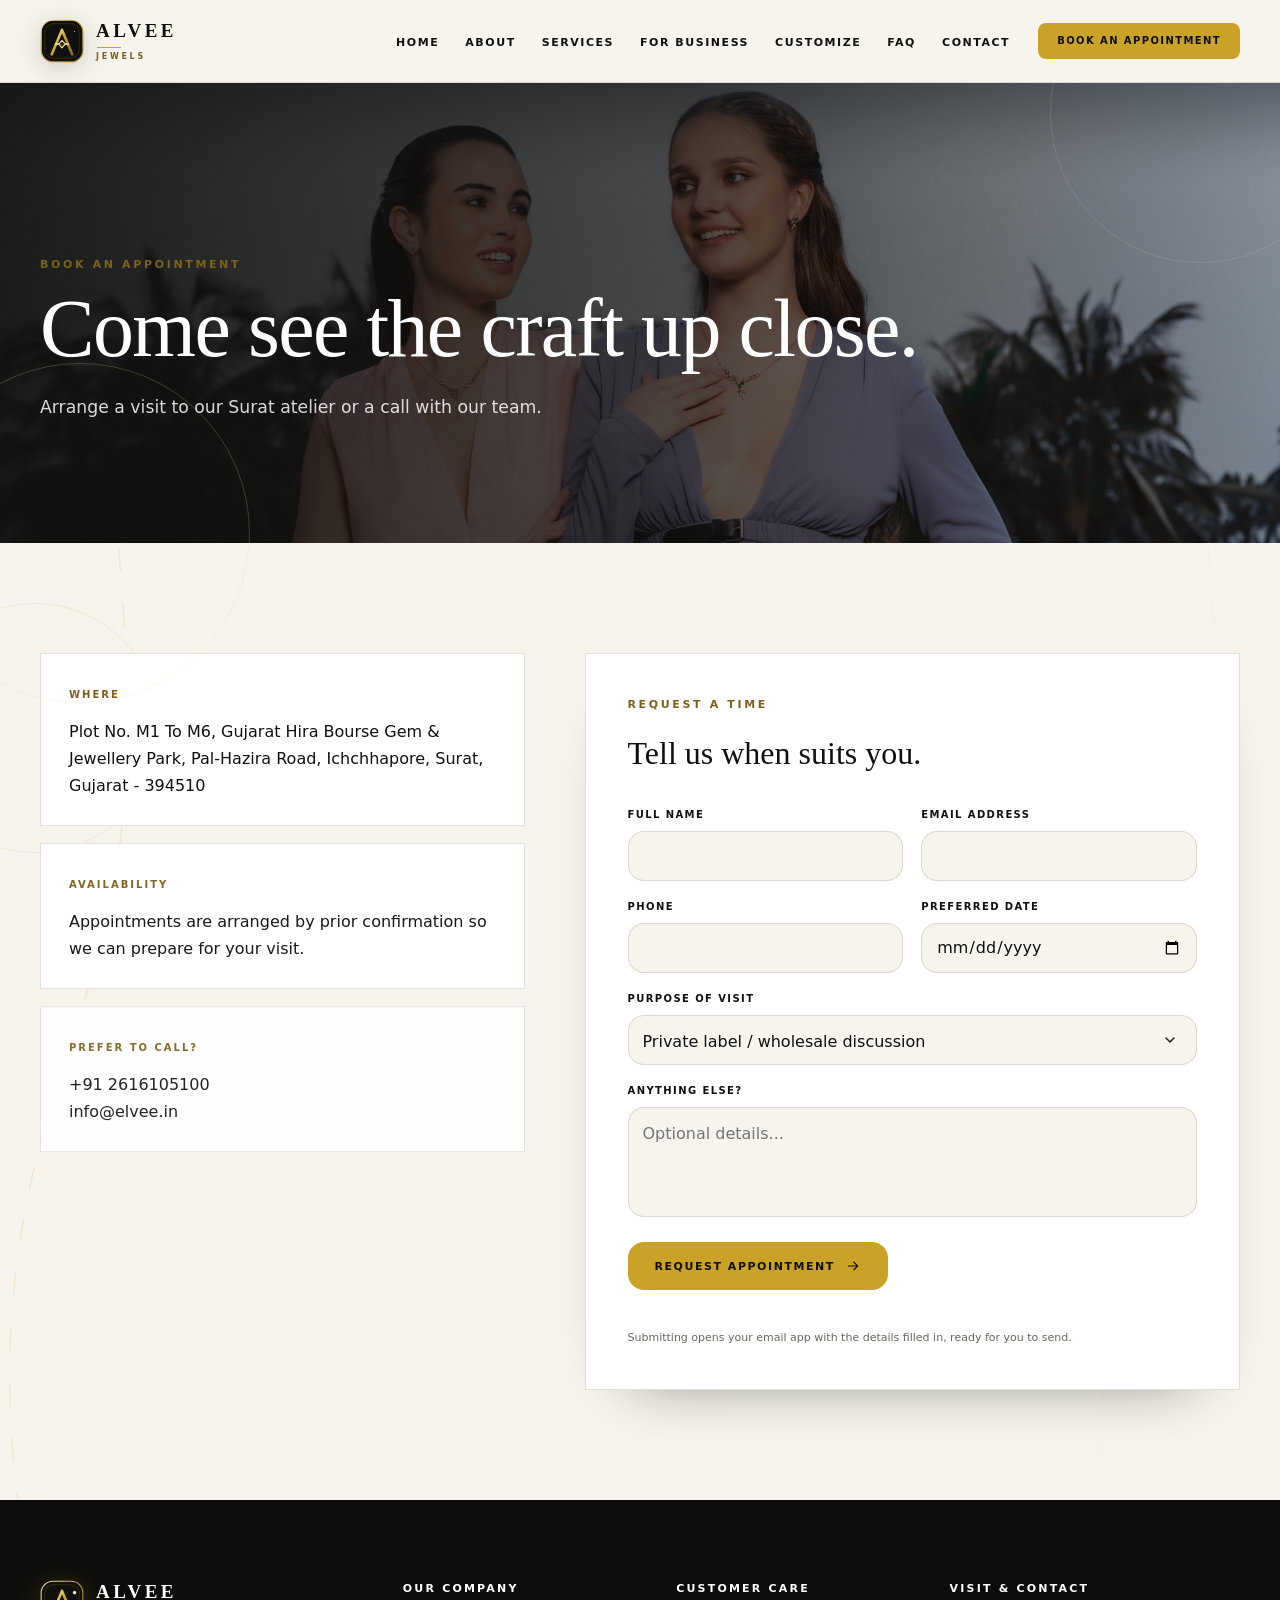
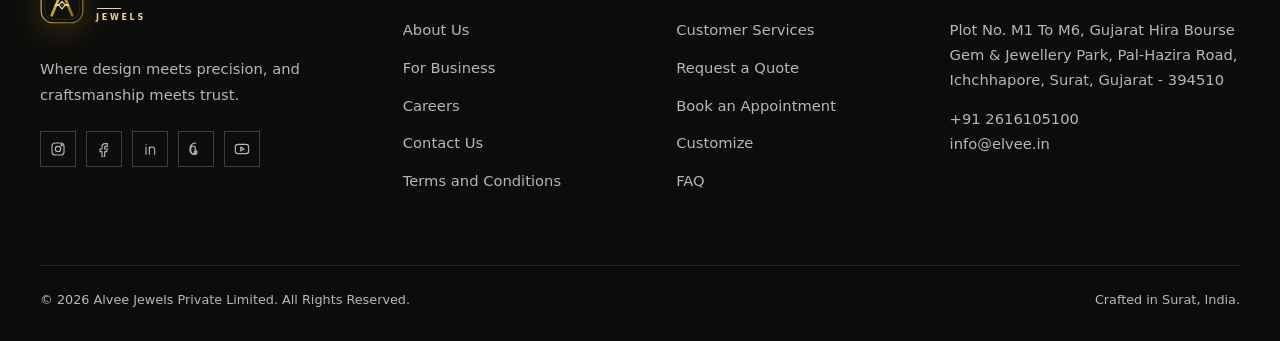
<file: appointment.html>
<!doctype html>
<html lang="en">
<head>
  <meta charset="UTF-8">
  <meta name="viewport" content="width=device-width, initial-scale=1">
  <meta name="description" content="Request a visit or a call with the Alvee Jewels atelier in Surat, India.">
  <meta name="theme-color" content="#10100F">
  <meta property="og:type" content="website">
  <meta property="og:title" content="Book an Appointment | Alvee Jewels">
  <meta property="og:description" content="Request a visit or a call with the Alvee Jewels atelier in Surat, India.">
  <meta property="og:image" content="assets/images/slider-1.webp">
  <link rel="icon" href="assets/images/favicon.svg" type="image/svg+xml">
  <link rel="stylesheet" href="assets/css/styles.css">
  <script type="application/ld+json">{
  "@context": "https://schema.org",
  "@type": "JewelryStore",
  "name": "Alvee Jewels",
  "legalName": "Alvee Jewels Private Limited",
  "telephone": "+91 2616105100",
  "email": "info@elvee.in",
  "address": {
    "@type": "PostalAddress",
    "streetAddress": "Plot No. M1 To M6, Gujarat Hira Bourse Gem & Jewellery Park, Pal-Hazira Road, Ichchhapore, Surat, Gujarat - 394510",
    "addressLocality": "Surat",
    "addressRegion": "Gujarat",
    "addressCountry": "IN"
  },
  "url": "https://www.elveester.com/appointment.html"
}</script>
  <title>Book an Appointment | Alvee Jewels</title>
</head>
<body>
<div class="page-shell">

<div class="side-decor" aria-hidden="true">
  <svg class="side-decor__path side-decor__path--left" viewBox="0 0 180 900" preserveAspectRatio="none">
    <path d="M150 -20 C 20 170, 210 300, 80 470 S 20 720, 130 920" />
  </svg>
  <svg class="side-decor__path side-decor__path--right" viewBox="0 0 180 900" preserveAspectRatio="none">
    <path d="M30 -20 C 170 170, -20 320, 110 500 S 170 740, 50 920" />
  </svg>
  <span class="side-decor__shape side-decor__shape--ring"></span>
  <span class="side-decor__shape side-decor__shape--diamond"></span>
  <span class="side-decor__shape side-decor__shape--dot"></span>
</div>

<a class="skip-link" href="#main-content">Skip to content</a>
<header class="site-header" id="top">
  <div class="container header__inner">
    <a class="brand" href="index.html">
      <svg class="brand__mark" viewBox="0 0 56 56" aria-hidden="true" focusable="false">
    <defs>
      <linearGradient id="alvee-gold-header" x1="0" y1="0" x2="1" y2="1">
        <stop offset="0" stop-color="#F6E7BE"/>
        <stop offset=".48" stop-color="#C9A227"/>
        <stop offset="1" stop-color="#8B6A1B"/>
      </linearGradient>
    </defs>
    <rect x="1.5" y="1.5" width="53" height="53" rx="15" fill="#10100F" stroke="url(#alvee-gold-header)" stroke-width="1.4"/>
    <rect x="6" y="6" width="44" height="44" rx="11" fill="none" stroke="#C9A227" stroke-opacity=".28" stroke-width=".8"/>
    <path d="M15 45 28 14 41 45" fill="none" stroke="url(#alvee-gold-header)" stroke-width="3.4" stroke-linecap="round" stroke-linejoin="round"/>
    <path d="M20 32h16" fill="none" stroke="#EAD6A0" stroke-width="2.4" stroke-linecap="round"/>
    <path class="brand__gem" d="M28 27.3 32.2 32 28 36.7 23.8 32Z" fill="#10100F" stroke="#F6E7BE" stroke-width="1.3" stroke-linejoin="round"/>
    <path d="M28 27.3v9.4M23.8 32h8.4" fill="none" stroke="#C9A227" stroke-opacity=".7" stroke-width=".6"/>
    <circle cx="44" cy="16" r="1.5" fill="#F6E7BE"/>
  </svg>
      <span class="brand__text"><strong>ALVEE</strong><small>JEWELS</small></span>
    </a>
    <button class="nav-toggle" type="button" aria-label="Open menu" aria-expanded="false" aria-controls="primary-nav">
      <span></span><span></span><span></span>
    </button>
    <nav class="primary-nav" id="primary-nav" aria-label="Primary navigation">
      <ul><li><a class="nav-link" href="index.html">Home</a></li><li><a class="nav-link" href="about.html">About</a></li><li><a class="nav-link" href="customer-services.html">Services</a></li><li><a class="nav-link" href="b2b.html">For Business</a></li><li><a class="nav-link" href="customize.html">Customize</a></li><li><a class="nav-link" href="faq.html">FAQ</a></li><li><a class="nav-link" href="contact.html">Contact</a></li></ul>
    </nav>
    <a class="btn btn--small btn--gold header__cta" href="appointment.html">Book an Appointment</a>
  </div>
</header>
<div class="scroll-progress" aria-hidden="true"><span></span></div>
<main id="main-content">


<section class="page-hero" style="background-image:linear-gradient(90deg, rgba(16,16,15,.94) 0%, rgba(16,16,15,.72) 55%, rgba(16,16,15,.35) 100%), url('assets/images/slider-5.webp')">
  <div class="page-hero__inner container">
    <p class="eyebrow reveal">Book an Appointment</p>
    <h1 class="reveal" style="--delay:.08s">Come see the craft up close.</h1>
    <p class="page-hero__text reveal" style="--delay:.16s">Arrange a visit to our Surat atelier or a call with our team.</p>
  </div>
</section>
<section class="section">
  <div class="container contact-grid">
    <div class="contact-info">
      <article class="contact-card reveal"><span class="contact-card__label">Where</span><p>Plot No. M1 To M6, Gujarat Hira Bourse Gem & Jewellery Park, Pal-Hazira Road, Ichchhapore, Surat, Gujarat - 394510</p></article>
      <article class="contact-card reveal" style="--delay:.08s"><span class="contact-card__label">Availability</span><p>Appointments are arranged by prior confirmation so we can prepare for your visit.</p></article>
      <article class="contact-card reveal" style="--delay:.16s"><span class="contact-card__label">Prefer to call?</span><p><a href="tel:+912616105100">+91 2616105100</a><br><a href="mailto:info@elvee.in">info@elvee.in</a></p></article>
    </div>
    <form class="form-card reveal" data-mailto data-subject="Appointment request" novalidate>
      <p class="eyebrow">Request a time</p>
      <h2 class="form-card__title">Tell us when suits you.</h2>
      <div class="form-row">
        <div class="field"><label for="a-name">Full name</label><input id="a-name" name="Name" type="text" autocomplete="name" required></div>
        <div class="field"><label for="a-email">Email address</label><input id="a-email" name="Email" type="email" autocomplete="email" required></div>
      </div>
      <div class="form-row">
        <div class="field"><label for="a-phone">Phone</label><input id="a-phone" name="Phone" type="tel" autocomplete="tel" required></div>
        <div class="field"><label for="a-date">Preferred date</label><input id="a-date" name="Preferred date" type="date" data-min-today required></div>
      </div>
      <div class="field"><label for="a-type">Purpose of visit</label><select id="a-type" name="Purpose"><option>Private label / wholesale discussion</option><option>Custom design consultation</option><option>View our collections</option><option>Service or repair</option><option>Other</option></select></div>
      <div class="field"><label for="a-message">Anything else?</label><textarea id="a-message" name="Notes" rows="4" placeholder="Optional details..."></textarea></div>
      <button class="btn btn--gold" type="submit">Request appointment <svg viewBox="0 0 24 24" aria-hidden="true"><path d="M5 12h13M13 6l6 6-6 6"/></svg></button>
      <p class="form-status" role="status" aria-live="polite"></p>
      <p class="form-hint">Submitting opens your email app with the details filled in, ready for you to send.</p>
    </form>
  </div>
</section>
</main>

<footer class="site-footer">
  <div class="container footer__grid">
    <div class="footer__brand">
      <a class="brand brand--footer" href="index.html">
        <svg class="brand__mark" viewBox="0 0 56 56" aria-hidden="true" focusable="false">
    <defs>
      <linearGradient id="alvee-gold-footer" x1="0" y1="0" x2="1" y2="1">
        <stop offset="0" stop-color="#F6E7BE"/>
        <stop offset=".48" stop-color="#C9A227"/>
        <stop offset="1" stop-color="#8B6A1B"/>
      </linearGradient>
    </defs>
    <rect x="1.5" y="1.5" width="53" height="53" rx="15" fill="#10100F" stroke="url(#alvee-gold-footer)" stroke-width="1.4"/>
    <rect x="6" y="6" width="44" height="44" rx="11" fill="none" stroke="#C9A227" stroke-opacity=".28" stroke-width=".8"/>
    <path d="M15 45 28 14 41 45" fill="none" stroke="url(#alvee-gold-footer)" stroke-width="3.4" stroke-linecap="round" stroke-linejoin="round"/>
    <path d="M20 32h16" fill="none" stroke="#EAD6A0" stroke-width="2.4" stroke-linecap="round"/>
    <path class="brand__gem" d="M28 27.3 32.2 32 28 36.7 23.8 32Z" fill="#10100F" stroke="#F6E7BE" stroke-width="1.3" stroke-linejoin="round"/>
    <path d="M28 27.3v9.4M23.8 32h8.4" fill="none" stroke="#C9A227" stroke-opacity=".7" stroke-width=".6"/>
    <circle cx="44" cy="16" r="1.5" fill="#F6E7BE"/>
  </svg>
        <span class="brand__text"><strong>ALVEE</strong><small>JEWELS</small></span>
      </a>
      <p>Where design meets precision, and craftsmanship meets trust.</p>
      <div class="footer__socials" aria-label="Social media"><a href="https://www.instagram.com/" target="_blank" rel="noopener noreferrer" aria-label="Instagram"><svg viewBox="0 0 24 24" aria-hidden="true"><rect x="3" y="3" width="18" height="18" rx="5"/><circle cx="12" cy="12" r="4"/><circle cx="17.5" cy="6.5" r="1"/></svg></a><a href="https://www.facebook.com/" target="_blank" rel="noopener noreferrer" aria-label="Facebook"><svg viewBox="0 0 24 24" aria-hidden="true"><path d="M14 8h3V4h-3c-3 0-5 2-5 5v3H6v4h3v8h4v-8h3l1-4h-4V9c0-.6.4-1 1-1Z"/></svg></a><a href="https://www.linkedin.com/" target="_blank" rel="noopener noreferrer" aria-label="LinkedIn"><svg viewBox="0 0 24 24" aria-hidden="true"><path d="M6 9v11M6 5.5v.01M11 20V9m0 4c0-2.5 2-4 4-4s4 1.3 4 4v7"/></svg></a><a href="https://www.pinterest.com/" target="_blank" rel="noopener noreferrer" aria-label="Pinterest"><svg viewBox="0 0 24 24" aria-hidden="true"><path d="M12 3a9 9 0 0 0-3 17.5c0-2 .4-4 1.5-6.5.4-1 .7-2 .7-3 0-2-1.4-3.5-3.4-3.5C5.7 7.5 4 9.7 4 12.6c0 4.4 2.7 7.4 6.5 7.4 1.2 0 2.4-.6 2.8-1.4.3-.8.6-1.9.3-2.7-.3-.7-.6-1-1.3-1-.7 0-1.2.5-1.2 1.2 0 .8.3 1.8.2 2.4"/></svg></a><a href="https://www.youtube.com/" target="_blank" rel="noopener noreferrer" aria-label="YouTube"><svg viewBox="0 0 24 24" aria-hidden="true"><rect x="2" y="5" width="20" height="14" rx="4"/><path d="m10 9 5 3-5 3V9Z"/></svg></a></div>
    </div>
    <div class="footer__col">
      <h2>Our Company</h2>
      <ul><li><a href="about.html">About Us</a></li><li><a href="b2b.html">For Business</a></li><li><a href="careers.html">Careers</a></li><li><a href="contact.html">Contact Us</a></li><li><a href="terms.html">Terms and Conditions</a></li></ul>
    </div>
    <div class="footer__col">
      <h2>Customer Care</h2>
      <ul><li><a href="customer-services.html">Customer Services</a></li><li><a href="b2b.html#rfq">Request a Quote</a></li><li><a href="appointment.html">Book an Appointment</a></li><li><a href="customize.html">Customize</a></li><li><a href="faq.html">FAQ</a></li></ul>
    </div>
    <div class="footer__col">
      <h2>Visit &amp; Contact</h2>
      <p>Plot No. M1 To M6, Gujarat Hira Bourse Gem & Jewellery Park, Pal-Hazira Road, Ichchhapore, Surat, Gujarat - 394510</p>
      <p><a href="tel:+912616105100">+91 2616105100</a><br><a href="mailto:info@elvee.in">info@elvee.in</a></p>
    </div>
  </div>
  <div class="container footer__bottom">
    <p>&copy; <span id="year">2026</span> Alvee Jewels Private Limited. All Rights Reserved.</p>
    <p>Crafted in Surat, India.</p>
  </div>
</footer>
<button class="to-top" type="button" aria-label="Back to top" title="Back to top"><svg viewBox="0 0 24 24" aria-hidden="true"><path d="M5 12h13M13 6l6 6-6 6"/></svg></button>
</div>
<script src="assets/js/gsap.min.js" defer></script>
<script src="assets/js/ScrollTrigger.min.js" defer></script>
<script src="assets/js/main.js" defer></script>
</body>
</html>
</file>
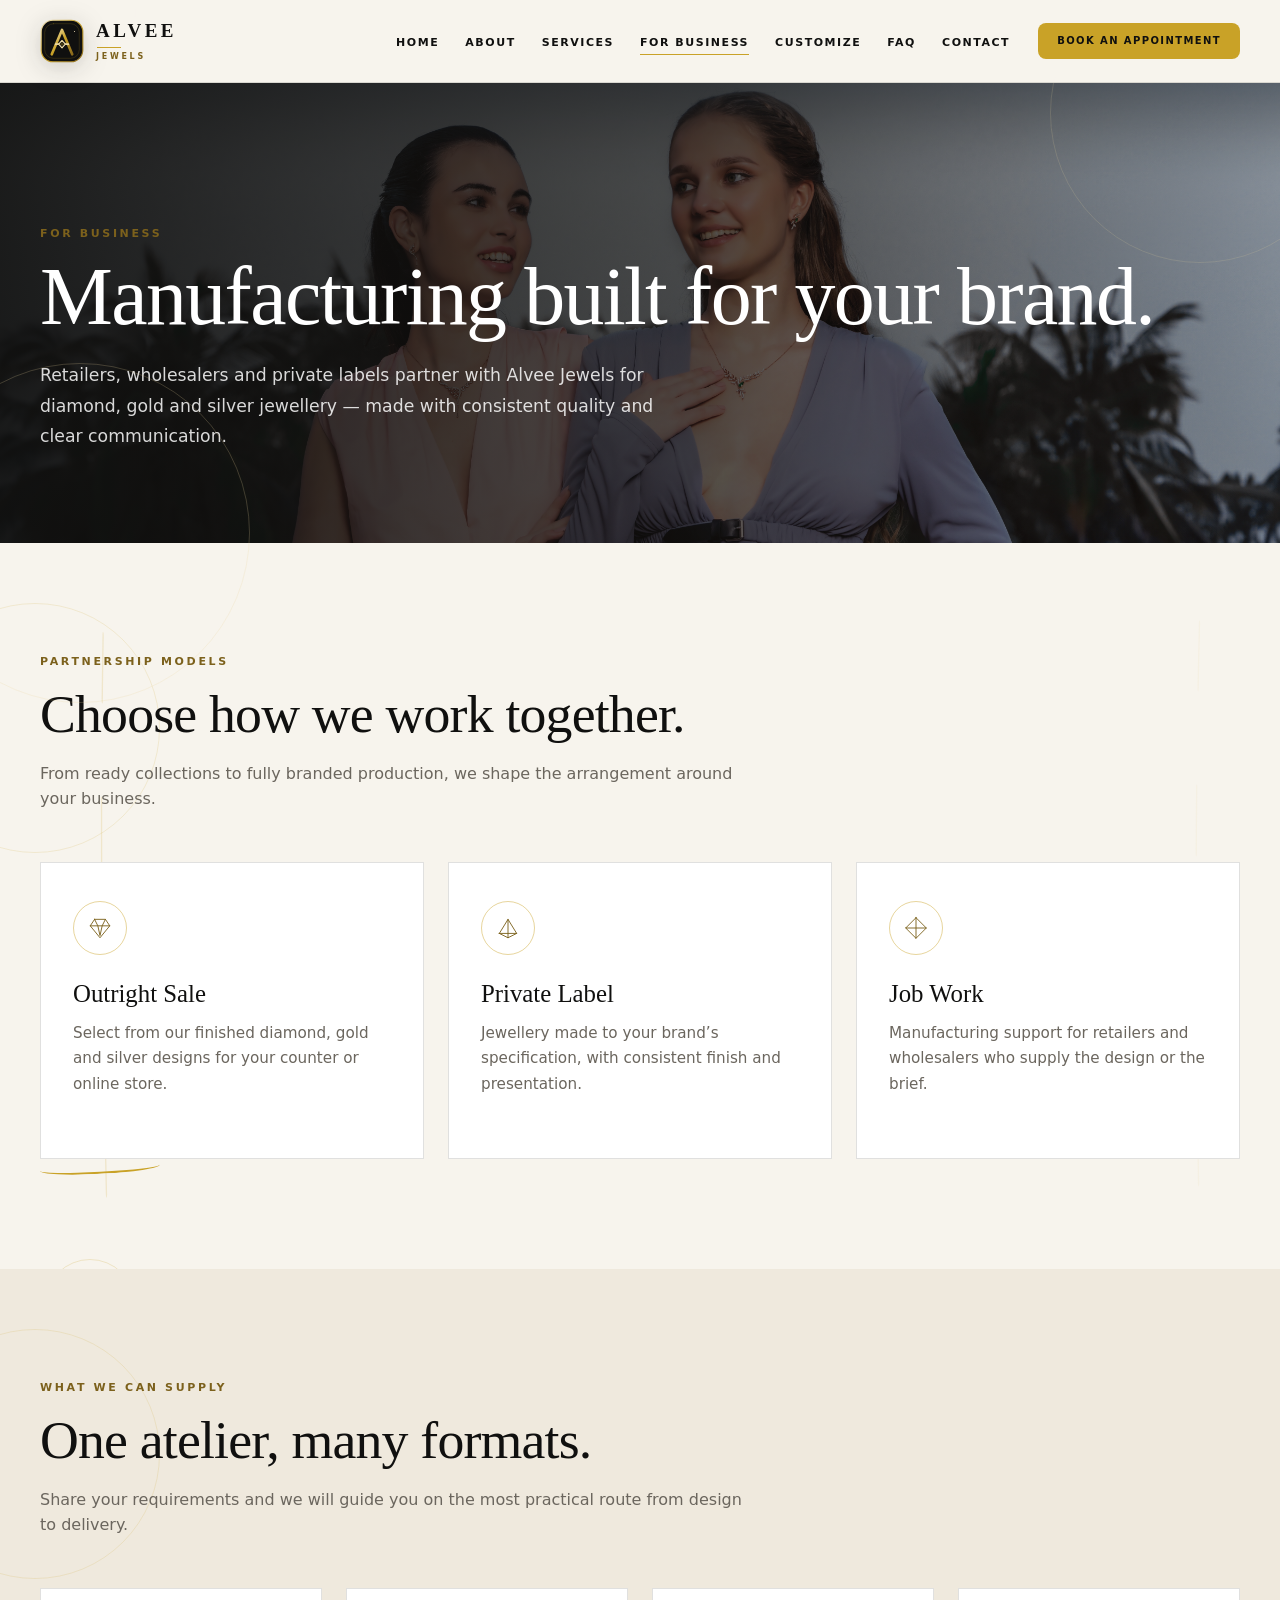
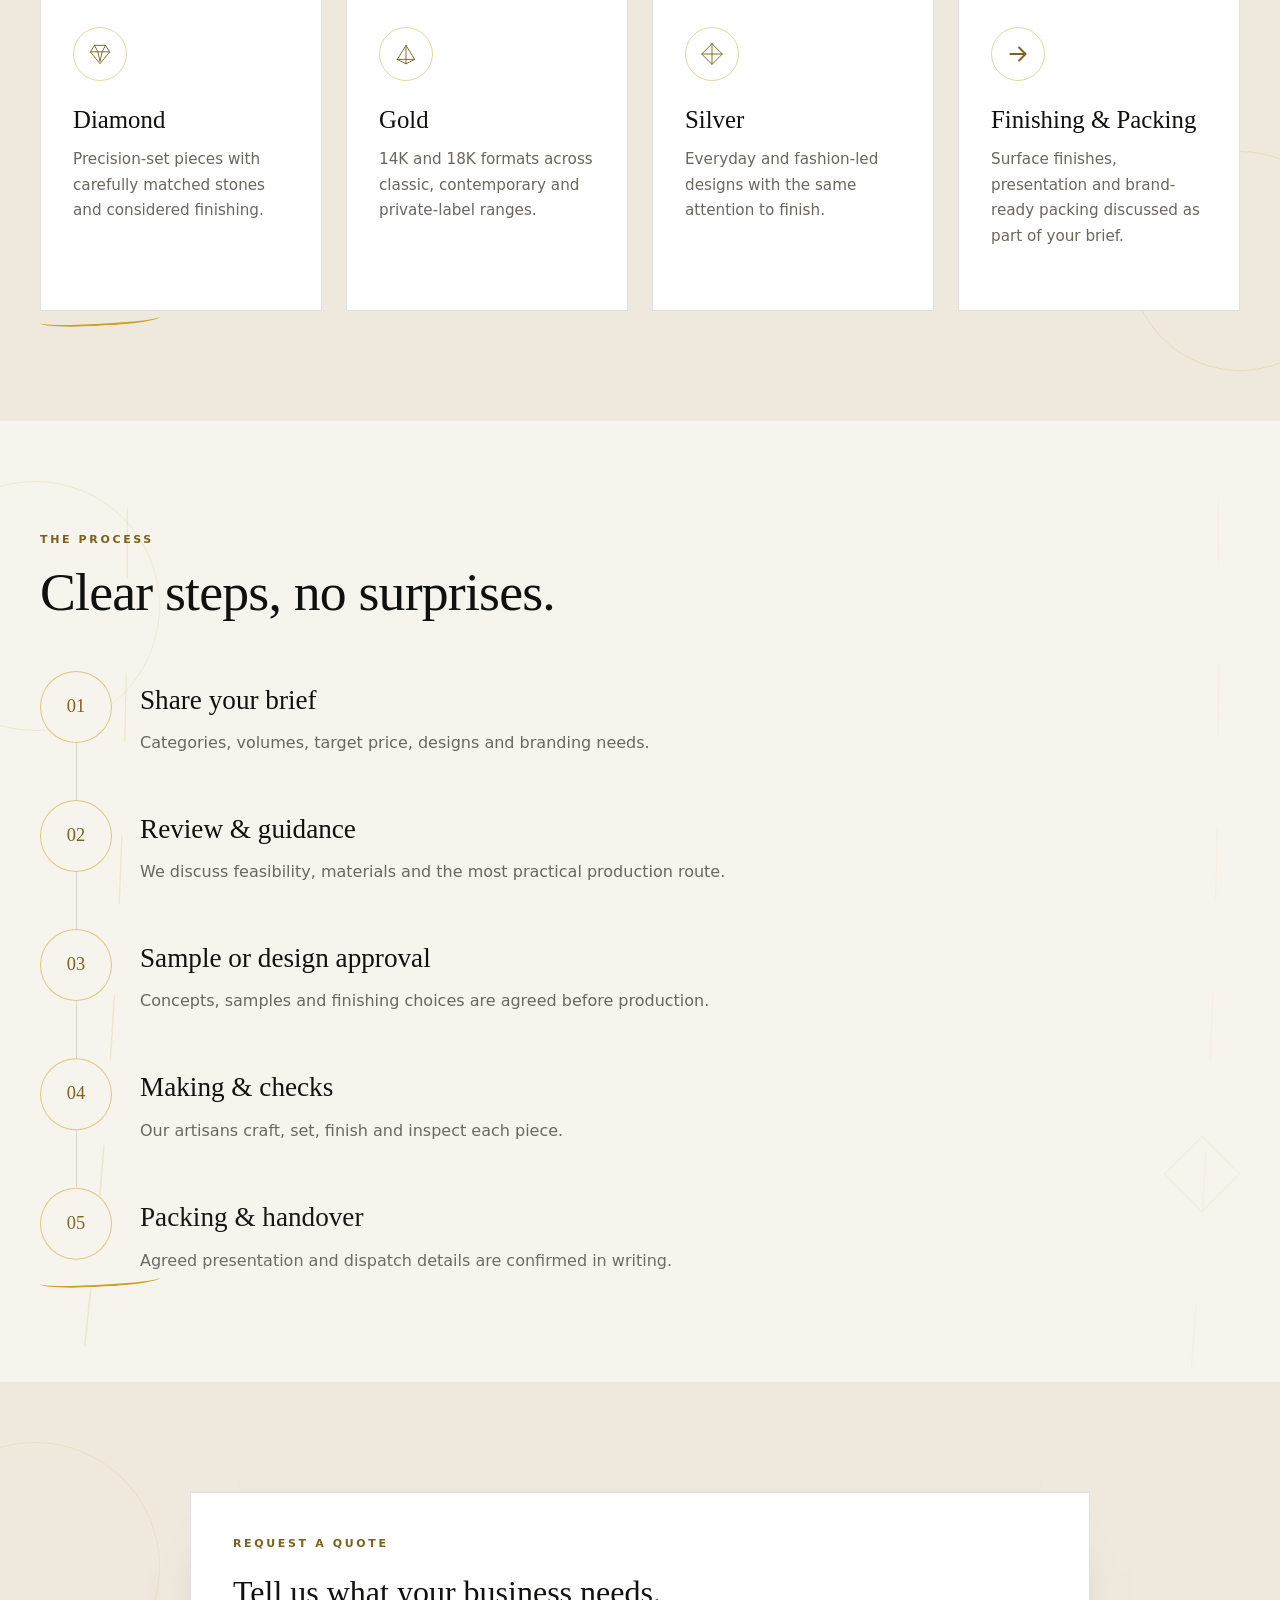
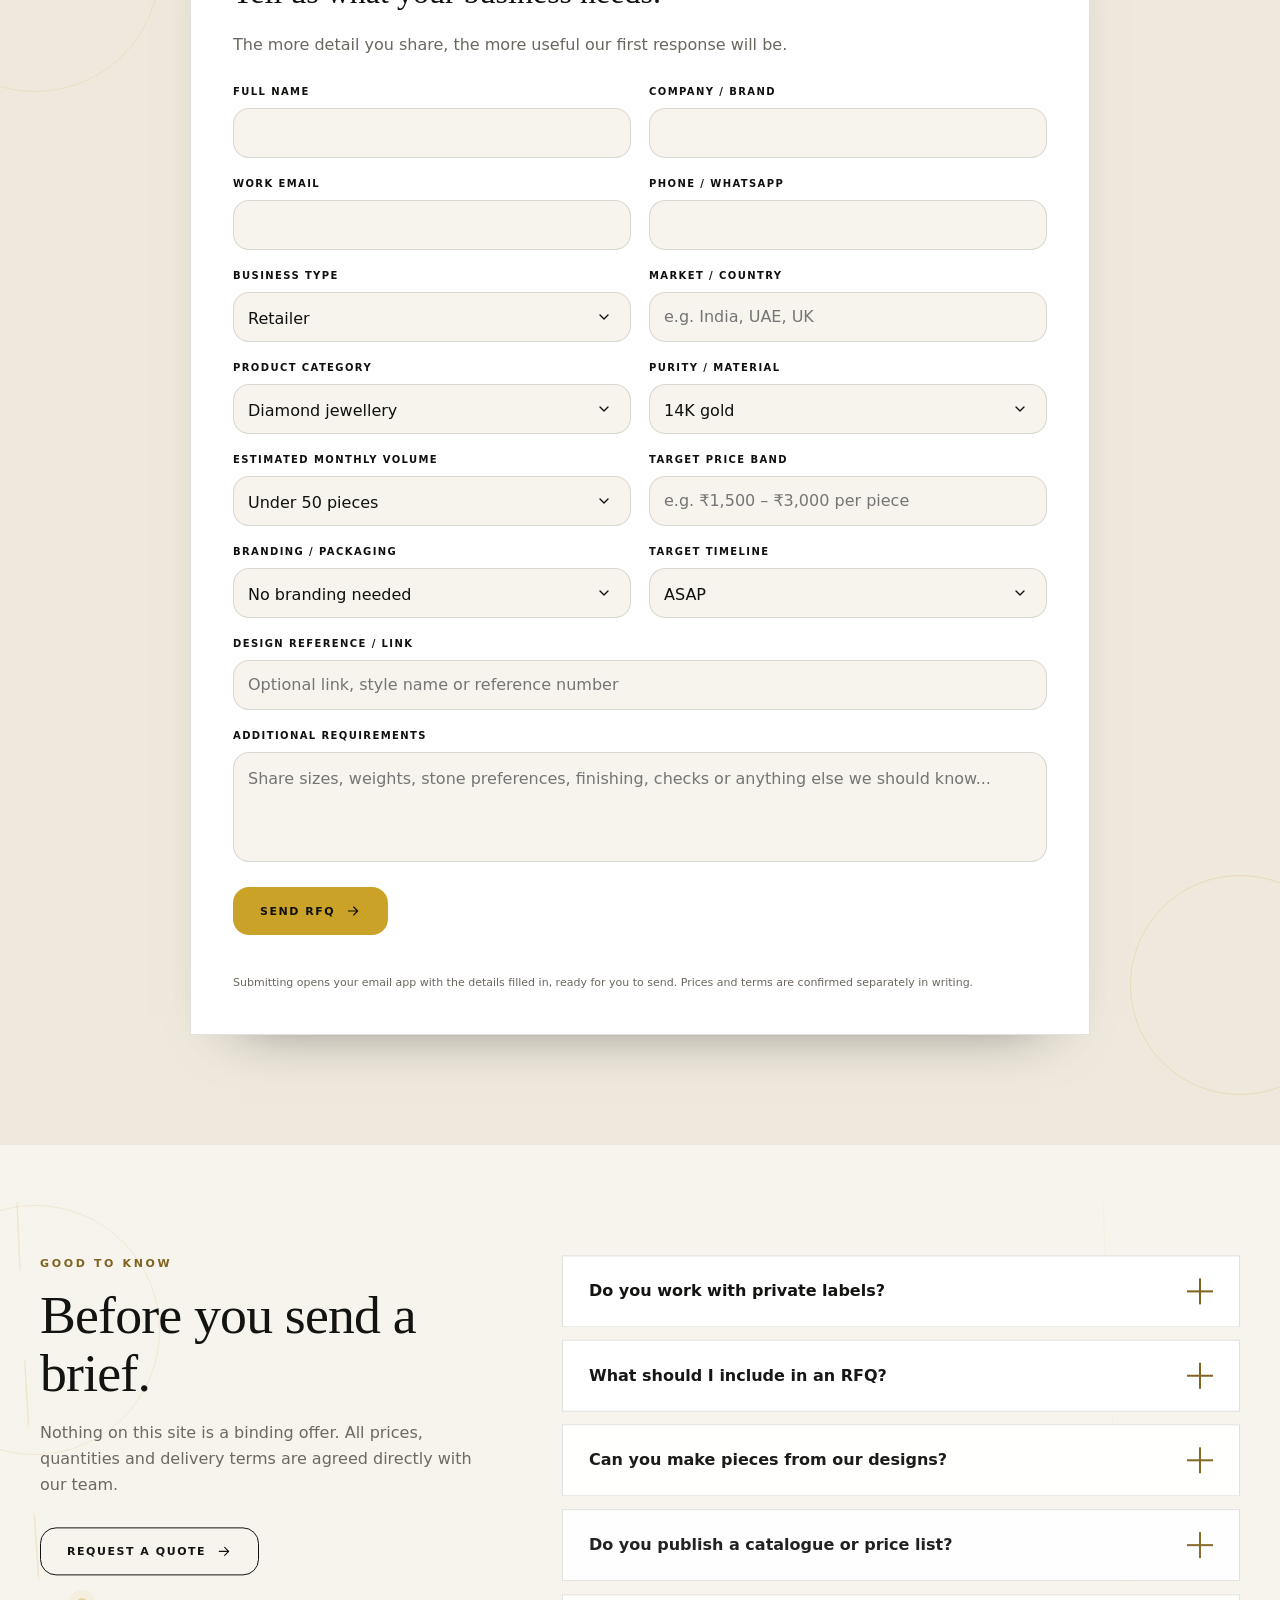
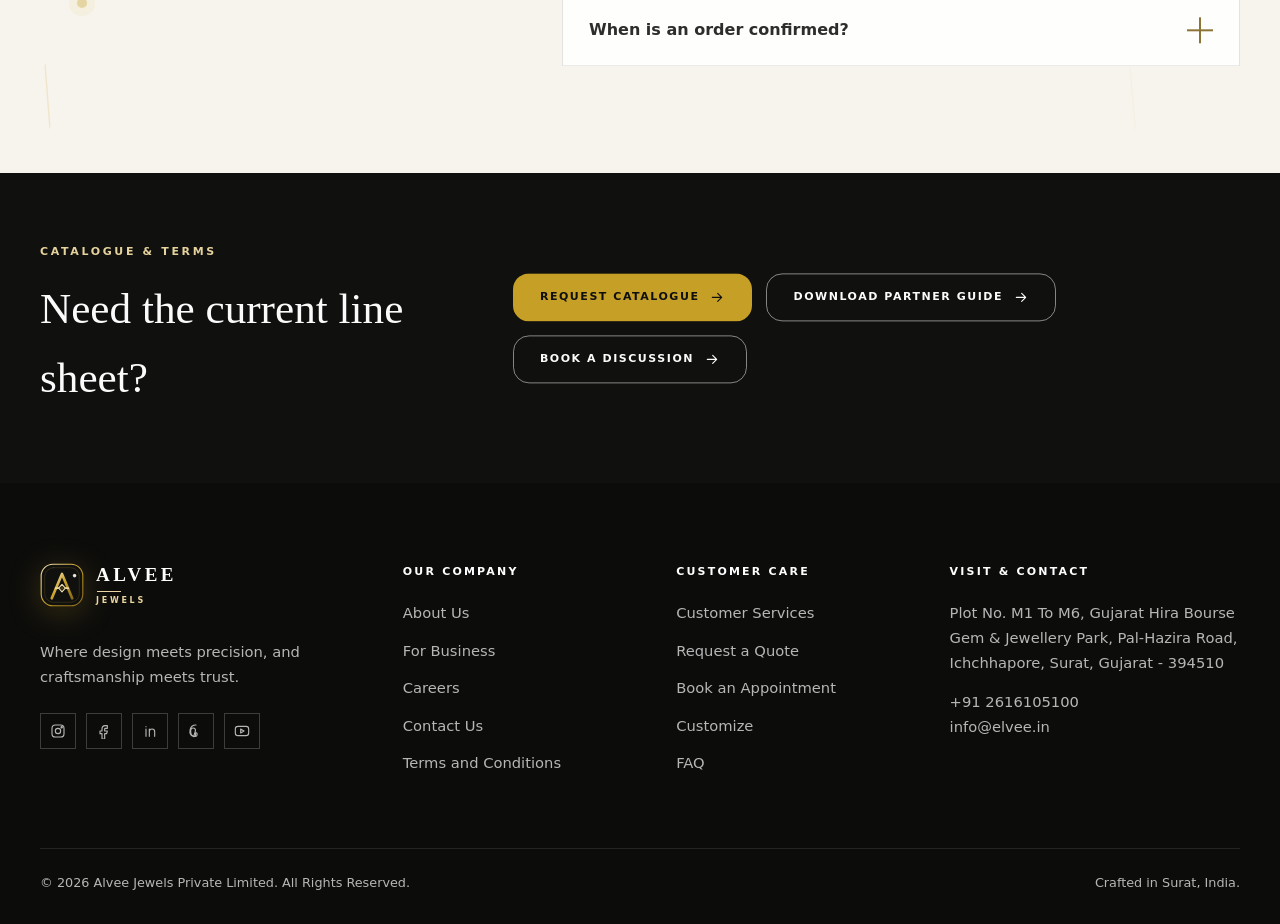
<file: b2b.html>
<!doctype html>
<html lang="en">
<head>
  <meta charset="UTF-8">
  <meta name="viewport" content="width=device-width, initial-scale=1">
  <meta name="description" content="B2B jewellery manufacturing partnerships for retailers, wholesalers and private labels, with a structured wholesale RFQ form.">
  <meta name="theme-color" content="#10100F">
  <meta property="og:type" content="website">
  <meta property="og:title" content="For Business | Alvee Jewels">
  <meta property="og:description" content="B2B jewellery manufacturing partnerships for retailers, wholesalers and private labels, with a structured wholesale RFQ form.">
  <meta property="og:image" content="assets/images/slider-1.webp">
  <link rel="icon" href="assets/images/favicon.svg" type="image/svg+xml">
  <link rel="stylesheet" href="assets/css/styles.css">
  <script type="application/ld+json">{
  "@context": "https://schema.org",
  "@type": "JewelryStore",
  "name": "Alvee Jewels",
  "legalName": "Alvee Jewels Private Limited",
  "telephone": "+91 2616105100",
  "email": "info@elvee.in",
  "address": {
    "@type": "PostalAddress",
    "streetAddress": "Plot No. M1 To M6, Gujarat Hira Bourse Gem & Jewellery Park, Pal-Hazira Road, Ichchhapore, Surat, Gujarat - 394510",
    "addressLocality": "Surat",
    "addressRegion": "Gujarat",
    "addressCountry": "IN"
  },
  "url": "https://www.elveester.com/b2b.html"
}</script>
  <title>For Business | Alvee Jewels</title>
</head>
<body>
<div class="page-shell">

<div class="side-decor" aria-hidden="true">
  <svg class="side-decor__path side-decor__path--left" viewBox="0 0 180 900" preserveAspectRatio="none">
    <path d="M150 -20 C 20 170, 210 300, 80 470 S 20 720, 130 920" />
  </svg>
  <svg class="side-decor__path side-decor__path--right" viewBox="0 0 180 900" preserveAspectRatio="none">
    <path d="M30 -20 C 170 170, -20 320, 110 500 S 170 740, 50 920" />
  </svg>
  <span class="side-decor__shape side-decor__shape--ring"></span>
  <span class="side-decor__shape side-decor__shape--diamond"></span>
  <span class="side-decor__shape side-decor__shape--dot"></span>
</div>

<a class="skip-link" href="#main-content">Skip to content</a>
<header class="site-header" id="top">
  <div class="container header__inner">
    <a class="brand" href="index.html">
      <svg class="brand__mark" viewBox="0 0 56 56" aria-hidden="true" focusable="false">
    <defs>
      <linearGradient id="alvee-gold-header" x1="0" y1="0" x2="1" y2="1">
        <stop offset="0" stop-color="#F6E7BE"/>
        <stop offset=".48" stop-color="#C9A227"/>
        <stop offset="1" stop-color="#8B6A1B"/>
      </linearGradient>
    </defs>
    <rect x="1.5" y="1.5" width="53" height="53" rx="15" fill="#10100F" stroke="url(#alvee-gold-header)" stroke-width="1.4"/>
    <rect x="6" y="6" width="44" height="44" rx="11" fill="none" stroke="#C9A227" stroke-opacity=".28" stroke-width=".8"/>
    <path d="M15 45 28 14 41 45" fill="none" stroke="url(#alvee-gold-header)" stroke-width="3.4" stroke-linecap="round" stroke-linejoin="round"/>
    <path d="M20 32h16" fill="none" stroke="#EAD6A0" stroke-width="2.4" stroke-linecap="round"/>
    <path class="brand__gem" d="M28 27.3 32.2 32 28 36.7 23.8 32Z" fill="#10100F" stroke="#F6E7BE" stroke-width="1.3" stroke-linejoin="round"/>
    <path d="M28 27.3v9.4M23.8 32h8.4" fill="none" stroke="#C9A227" stroke-opacity=".7" stroke-width=".6"/>
    <circle cx="44" cy="16" r="1.5" fill="#F6E7BE"/>
  </svg>
      <span class="brand__text"><strong>ALVEE</strong><small>JEWELS</small></span>
    </a>
    <button class="nav-toggle" type="button" aria-label="Open menu" aria-expanded="false" aria-controls="primary-nav">
      <span></span><span></span><span></span>
    </button>
    <nav class="primary-nav" id="primary-nav" aria-label="Primary navigation">
      <ul><li><a class="nav-link" href="index.html">Home</a></li><li><a class="nav-link" href="about.html">About</a></li><li><a class="nav-link" href="customer-services.html">Services</a></li><li><a class="nav-link" href="b2b.html" aria-current="page">For Business</a></li><li><a class="nav-link" href="customize.html">Customize</a></li><li><a class="nav-link" href="faq.html">FAQ</a></li><li><a class="nav-link" href="contact.html">Contact</a></li></ul>
    </nav>
    <a class="btn btn--small btn--gold header__cta" href="appointment.html">Book an Appointment</a>
  </div>
</header>
<div class="scroll-progress" aria-hidden="true"><span></span></div>
<main id="main-content">


<section class="page-hero" style="background-image:linear-gradient(90deg, rgba(16,16,15,.94) 0%, rgba(16,16,15,.72) 55%, rgba(16,16,15,.35) 100%), url('assets/images/slider-5.webp')">
  <div class="page-hero__inner container">
    <p class="eyebrow reveal">For Business</p>
    <h1 class="reveal" style="--delay:.08s">Manufacturing built for your brand.</h1>
    <p class="page-hero__text reveal" style="--delay:.16s">Retailers, wholesalers and private labels partner with Alvee Jewels for diamond, gold and silver jewellery — made with consistent quality and clear communication.</p>
  </div>
</section>
<section class="section">
  <div class="container">
    <div class="section__head reveal">
      <p class="eyebrow">Partnership Models</p>
      <h2 class="section__title">Choose how we work together.</h2>
      <p>From ready collections to fully branded production, we shape the arrangement around your business.</p>
    </div>
    <div class="cards cards--three">
      <article class="card reveal"><span class="card__icon"><svg viewBox="0 0 48 48" aria-hidden="true"><path d="M14 8h20l8 12-18 22L6 20 14 8Z"/><path d="M6 20h36M14 8l6 12 4 18 4-18 6-12"/></svg></span><h3>Outright Sale</h3><p>Select from our finished diamond, gold and silver designs for your counter or online store.</p></article>
      <article class="card reveal" style="--delay:.08s"><span class="card__icon"><svg viewBox="0 0 48 48" aria-hidden="true"><path d="M8 34 24 8l16 26-16 8-16-8Z"/><path d="M8 34h32M24 8v34"/></svg></span><h3>Private Label</h3><p>Jewellery made to your brand&rsquo;s specification, with consistent finish and presentation.</p></article>
      <article class="card reveal" style="--delay:.16s"><span class="card__icon"><svg viewBox="0 0 48 48" aria-hidden="true"><path d="M24 5 43 24 24 43 5 24 24 5Z"/><path d="M5 24h38M24 5v38"/></svg></span><h3>Job Work</h3><p>Manufacturing support for retailers and wholesalers who supply the design or the brief.</p></article>
    </div>
  </div>
</section>

<section class="section section--tint">
  <div class="container">
    <div class="section__head reveal">
      <p class="eyebrow">What We Can Supply</p>
      <h2 class="section__title">One atelier, many formats.</h2>
      <p>Share your requirements and we will guide you on the most practical route from design to delivery.</p>
    </div>
    <div class="cards cards--four">
      <article class="card reveal"><span class="card__icon"><svg viewBox="0 0 48 48" aria-hidden="true"><path d="M14 8h20l8 12-18 22L6 20 14 8Z"/><path d="M6 20h36M14 8l6 12 4 18 4-18 6-12"/></svg></span><h3>Diamond</h3><p>Precision-set pieces with carefully matched stones and considered finishing.</p></article>
      <article class="card reveal" style="--delay:.06s"><span class="card__icon"><svg viewBox="0 0 48 48" aria-hidden="true"><path d="M8 34 24 8l16 26-16 8-16-8Z"/><path d="M8 34h32M24 8v34"/></svg></span><h3>Gold</h3><p>14K and 18K formats across classic, contemporary and private-label ranges.</p></article>
      <article class="card reveal" style="--delay:.12s"><span class="card__icon"><svg viewBox="0 0 48 48" aria-hidden="true"><path d="M24 5 43 24 24 43 5 24 24 5Z"/><path d="M5 24h38M24 5v38"/></svg></span><h3>Silver</h3><p>Everyday and fashion-led designs with the same attention to finish.</p></article>
      <article class="card reveal" style="--delay:.18s"><span class="card__icon"><svg viewBox="0 0 24 24" aria-hidden="true"><path d="M5 12h13M13 6l6 6-6 6"/></svg></span><h3>Finishing &amp; Packing</h3><p>Surface finishes, presentation and brand-ready packing discussed as part of your brief.</p></article>
    </div>
  </div>
</section>

<section class="section">
  <div class="container">
    <div class="section__head reveal">
      <p class="eyebrow">The Process</p>
      <h2 class="section__title">Clear steps, no surprises.</h2>
    </div>
    <ol class="timeline">
      <li class="timeline__item reveal"><span class="timeline__dot">01</span><div><h3>Share your brief</h3><p>Categories, volumes, target price, designs and branding needs.</p></div></li>
      <li class="timeline__item reveal" style="--delay:.08s"><span class="timeline__dot">02</span><div><h3>Review &amp; guidance</h3><p>We discuss feasibility, materials and the most practical production route.</p></div></li>
      <li class="timeline__item reveal" style="--delay:.16s"><span class="timeline__dot">03</span><div><h3>Sample or design approval</h3><p>Concepts, samples and finishing choices are agreed before production.</p></div></li>
      <li class="timeline__item reveal" style="--delay:.24s"><span class="timeline__dot">04</span><div><h3>Making &amp; checks</h3><p>Our artisans craft, set, finish and inspect each piece.</p></div></li>
      <li class="timeline__item reveal" style="--delay:.32s"><span class="timeline__dot">05</span><div><h3>Packing &amp; handover</h3><p>Agreed presentation and dispatch details are confirmed in writing.</p></div></li>
    </ol>
  </div>
</section>

<section class="section section--tint" id="rfq">
  <div class="container">
    <form class="form-card form-card--wide reveal" data-mailto data-subject="B2B wholesale RFQ" novalidate>
      <p class="eyebrow">Request a Quote</p>
      <h2 class="form-card__title">Tell us what your business needs.</h2>
      <p class="form-card__intro">The more detail you share, the more useful our first response will be.</p>
      <div class="form-row">
        <div class="field"><label for="b-name">Full name</label><input id="b-name" name="Name" type="text" autocomplete="name" required></div>
        <div class="field"><label for="b-company">Company / brand</label><input id="b-company" name="Company" type="text" autocomplete="organization" required></div>
      </div>
      <div class="form-row">
        <div class="field"><label for="b-email">Work email</label><input id="b-email" name="Email" type="email" autocomplete="email" required></div>
        <div class="field"><label for="b-phone">Phone / WhatsApp</label><input id="b-phone" name="Phone" type="tel" autocomplete="tel" required></div>
      </div>
      <div class="form-row">
        <div class="field"><label for="b-type">Business type</label><select id="b-type" name="Business type"><option>Retailer</option><option>Wholesaler / Distributor</option><option>Private label</option><option>Online seller</option><option>Other</option></select></div>
        <div class="field"><label for="b-market">Market / country</label><input id="b-market" name="Market" type="text" placeholder="e.g. India, UAE, UK"></div>
      </div>
      <div class="form-row">
        <div class="field"><label for="b-category">Product category</label><select id="b-category" name="Product category"><option>Diamond jewellery</option><option>Gold jewellery</option><option>Silver jewellery</option><option>Mixed categories</option><option>Not sure yet</option></select></div>
        <div class="field"><label for="b-purity">Purity / material</label><select id="b-purity" name="Purity"><option>14K gold</option><option>18K gold</option><option>925 silver</option><option>Diamond &amp; gold</option><option>To be discussed</option></select></div>
      </div>
      <div class="form-row">
        <div class="field"><label for="b-volume">Estimated monthly volume</label><select id="b-volume" name="Volume"><option>Under 50 pieces</option><option>50 &ndash; 200 pieces</option><option>201 &ndash; 500 pieces</option><option>500+ pieces</option><option>To be discussed</option></select></div>
        <div class="field"><label for="b-budget">Target price band</label><input id="b-budget" name="Target price band" type="text" placeholder="e.g. &#8377;1,500 &ndash; &#8377;3,000 per piece"></div>
      </div>
      <div class="form-row">
        <div class="field"><label for="b-branding">Branding / packaging</label><select id="b-branding" name="Branding"><option>No branding needed</option><option>Our brand</option><option>Client brand / private label</option><option>Custom packaging required</option><option>To be discussed</option></select></div>
        <div class="field"><label for="b-timeline">Target timeline</label><select id="b-timeline" name="Timeline"><option>ASAP</option><option>Within 1 month</option><option>1 &ndash; 3 months</option><option>3+ months</option><option>Exploratory</option></select></div>
      </div>
      <div class="field"><label for="b-reference">Design reference / link</label><input id="b-reference" name="Design reference" type="text" placeholder="Optional link, style name or reference number"></div>
      <div class="field"><label for="b-notes">Additional requirements</label><textarea id="b-notes" name="Requirements" rows="5" required placeholder="Share sizes, weights, stone preferences, finishing, checks or anything else we should know..."></textarea></div>
      <button class="btn btn--gold" type="submit">Send RFQ <svg viewBox="0 0 24 24" aria-hidden="true"><path d="M5 12h13M13 6l6 6-6 6"/></svg></button>
      <p class="form-status" role="status" aria-live="polite"></p>
      <p class="form-hint">Submitting opens your email app with the details filled in, ready for you to send. Prices and terms are confirmed separately in writing.</p>
    </form>
  </div>
</section>

<section class="section">
  <div class="container faq-layout">
    <div class="faq-intro reveal">
      <p class="eyebrow">Good to know</p>
      <h2 class="section__title">Before you send a brief.</h2>
      <p>Nothing on this site is a binding offer. All prices, quantities and delivery terms are agreed directly with our team.</p>
      <a class="btn btn--outline" href="#rfq">Request a quote <svg viewBox="0 0 24 24" aria-hidden="true"><path d="M5 12h13M13 6l6 6-6 6"/></svg></a>
    </div>
    <div class="faq-list">
      <details class="faq-item reveal"><summary>Do you work with private labels?<span class="faq-icon" aria-hidden="true"></span></summary><div class="faq-answer"><p>Yes. We manufacture to partner specifications under private-label arrangements and also support job-work models.</p></div></details>
      <details class="faq-item reveal" style="--delay:.05s"><summary>What should I include in an RFQ?<span class="faq-icon" aria-hidden="true"></span></summary><div class="faq-answer"><p>Product category, purity, expected volume, target price band, branding needs and any design references. The form above captures all of these.</p></div></details>
      <details class="faq-item reveal" style="--delay:.1s"><summary>Can you make pieces from our designs?<span class="faq-icon" aria-hidden="true"></span></summary><div class="faq-answer"><p>Share the design, sample or a clear written brief. We will review feasibility and confirm the production route with you.</p></div></details>
      <details class="faq-item reveal" style="--delay:.15s"><summary>Do you publish a catalogue or price list?<span class="faq-icon" aria-hidden="true"></span></summary><div class="faq-answer"><p>Please request the current line sheet and commercial terms using the catalogue button below. Current ranges and pricing are shared directly after we understand your requirements.</p></div></details>
      <details class="faq-item reveal" style="--delay:.2s"><summary>When is an order confirmed?<span class="faq-icon" aria-hidden="true"></span></summary><div class="faq-answer"><p>Only after the scope, pricing, quantities and delivery terms are confirmed in writing. Submitting an RFQ does not create a contract.</p></div></details>
    </div>
  </div>
</section>

<section class="cta-band">
  <div class="container cta-band__inner reveal">
    <div><p class="eyebrow eyebrow--light">Catalogue &amp; Terms</p><h2>Need the current line sheet?</h2></div>
    <div class="cta-band__actions">
      <a class="btn btn--gold" href="mailto:info@elvee.in?subject=Catalogue%20request">Request catalogue <svg viewBox="0 0 24 24" aria-hidden="true"><path d="M5 12h13M13 6l6 6-6 6"/></svg></a>
      <a class="btn btn--ghost" href="assets/docs/who-can-use-alvee.pdf" download="alvee-b2b-partner-guide.pdf">Download partner guide <svg viewBox="0 0 24 24" aria-hidden="true"><path d="M5 12h13M13 6l6 6-6 6"/></svg></a>
      <a class="btn btn--ghost" href="appointment.html">Book a discussion <svg viewBox="0 0 24 24" aria-hidden="true"><path d="M5 12h13M13 6l6 6-6 6"/></svg></a>
    </div>
  </div>
</section>
</main>

<footer class="site-footer">
  <div class="container footer__grid">
    <div class="footer__brand">
      <a class="brand brand--footer" href="index.html">
        <svg class="brand__mark" viewBox="0 0 56 56" aria-hidden="true" focusable="false">
    <defs>
      <linearGradient id="alvee-gold-footer" x1="0" y1="0" x2="1" y2="1">
        <stop offset="0" stop-color="#F6E7BE"/>
        <stop offset=".48" stop-color="#C9A227"/>
        <stop offset="1" stop-color="#8B6A1B"/>
      </linearGradient>
    </defs>
    <rect x="1.5" y="1.5" width="53" height="53" rx="15" fill="#10100F" stroke="url(#alvee-gold-footer)" stroke-width="1.4"/>
    <rect x="6" y="6" width="44" height="44" rx="11" fill="none" stroke="#C9A227" stroke-opacity=".28" stroke-width=".8"/>
    <path d="M15 45 28 14 41 45" fill="none" stroke="url(#alvee-gold-footer)" stroke-width="3.4" stroke-linecap="round" stroke-linejoin="round"/>
    <path d="M20 32h16" fill="none" stroke="#EAD6A0" stroke-width="2.4" stroke-linecap="round"/>
    <path class="brand__gem" d="M28 27.3 32.2 32 28 36.7 23.8 32Z" fill="#10100F" stroke="#F6E7BE" stroke-width="1.3" stroke-linejoin="round"/>
    <path d="M28 27.3v9.4M23.8 32h8.4" fill="none" stroke="#C9A227" stroke-opacity=".7" stroke-width=".6"/>
    <circle cx="44" cy="16" r="1.5" fill="#F6E7BE"/>
  </svg>
        <span class="brand__text"><strong>ALVEE</strong><small>JEWELS</small></span>
      </a>
      <p>Where design meets precision, and craftsmanship meets trust.</p>
      <div class="footer__socials" aria-label="Social media"><a href="https://www.instagram.com/" target="_blank" rel="noopener noreferrer" aria-label="Instagram"><svg viewBox="0 0 24 24" aria-hidden="true"><rect x="3" y="3" width="18" height="18" rx="5"/><circle cx="12" cy="12" r="4"/><circle cx="17.5" cy="6.5" r="1"/></svg></a><a href="https://www.facebook.com/" target="_blank" rel="noopener noreferrer" aria-label="Facebook"><svg viewBox="0 0 24 24" aria-hidden="true"><path d="M14 8h3V4h-3c-3 0-5 2-5 5v3H6v4h3v8h4v-8h3l1-4h-4V9c0-.6.4-1 1-1Z"/></svg></a><a href="https://www.linkedin.com/" target="_blank" rel="noopener noreferrer" aria-label="LinkedIn"><svg viewBox="0 0 24 24" aria-hidden="true"><path d="M6 9v11M6 5.5v.01M11 20V9m0 4c0-2.5 2-4 4-4s4 1.3 4 4v7"/></svg></a><a href="https://www.pinterest.com/" target="_blank" rel="noopener noreferrer" aria-label="Pinterest"><svg viewBox="0 0 24 24" aria-hidden="true"><path d="M12 3a9 9 0 0 0-3 17.5c0-2 .4-4 1.5-6.5.4-1 .7-2 .7-3 0-2-1.4-3.5-3.4-3.5C5.7 7.5 4 9.7 4 12.6c0 4.4 2.7 7.4 6.5 7.4 1.2 0 2.4-.6 2.8-1.4.3-.8.6-1.9.3-2.7-.3-.7-.6-1-1.3-1-.7 0-1.2.5-1.2 1.2 0 .8.3 1.8.2 2.4"/></svg></a><a href="https://www.youtube.com/" target="_blank" rel="noopener noreferrer" aria-label="YouTube"><svg viewBox="0 0 24 24" aria-hidden="true"><rect x="2" y="5" width="20" height="14" rx="4"/><path d="m10 9 5 3-5 3V9Z"/></svg></a></div>
    </div>
    <div class="footer__col">
      <h2>Our Company</h2>
      <ul><li><a href="about.html">About Us</a></li><li><a href="b2b.html">For Business</a></li><li><a href="careers.html">Careers</a></li><li><a href="contact.html">Contact Us</a></li><li><a href="terms.html">Terms and Conditions</a></li></ul>
    </div>
    <div class="footer__col">
      <h2>Customer Care</h2>
      <ul><li><a href="customer-services.html">Customer Services</a></li><li><a href="b2b.html#rfq">Request a Quote</a></li><li><a href="appointment.html">Book an Appointment</a></li><li><a href="customize.html">Customize</a></li><li><a href="faq.html">FAQ</a></li></ul>
    </div>
    <div class="footer__col">
      <h2>Visit &amp; Contact</h2>
      <p>Plot No. M1 To M6, Gujarat Hira Bourse Gem & Jewellery Park, Pal-Hazira Road, Ichchhapore, Surat, Gujarat - 394510</p>
      <p><a href="tel:+912616105100">+91 2616105100</a><br><a href="mailto:info@elvee.in">info@elvee.in</a></p>
    </div>
  </div>
  <div class="container footer__bottom">
    <p>&copy; <span id="year">2026</span> Alvee Jewels Private Limited. All Rights Reserved.</p>
    <p>Crafted in Surat, India.</p>
  </div>
</footer>
<button class="to-top" type="button" aria-label="Back to top" title="Back to top"><svg viewBox="0 0 24 24" aria-hidden="true"><path d="M5 12h13M13 6l6 6-6 6"/></svg></button>
</div>
<script src="assets/js/gsap.min.js" defer></script>
<script src="assets/js/ScrollTrigger.min.js" defer></script>
<script src="assets/js/main.js" defer></script>
</body>
</html>
</file>
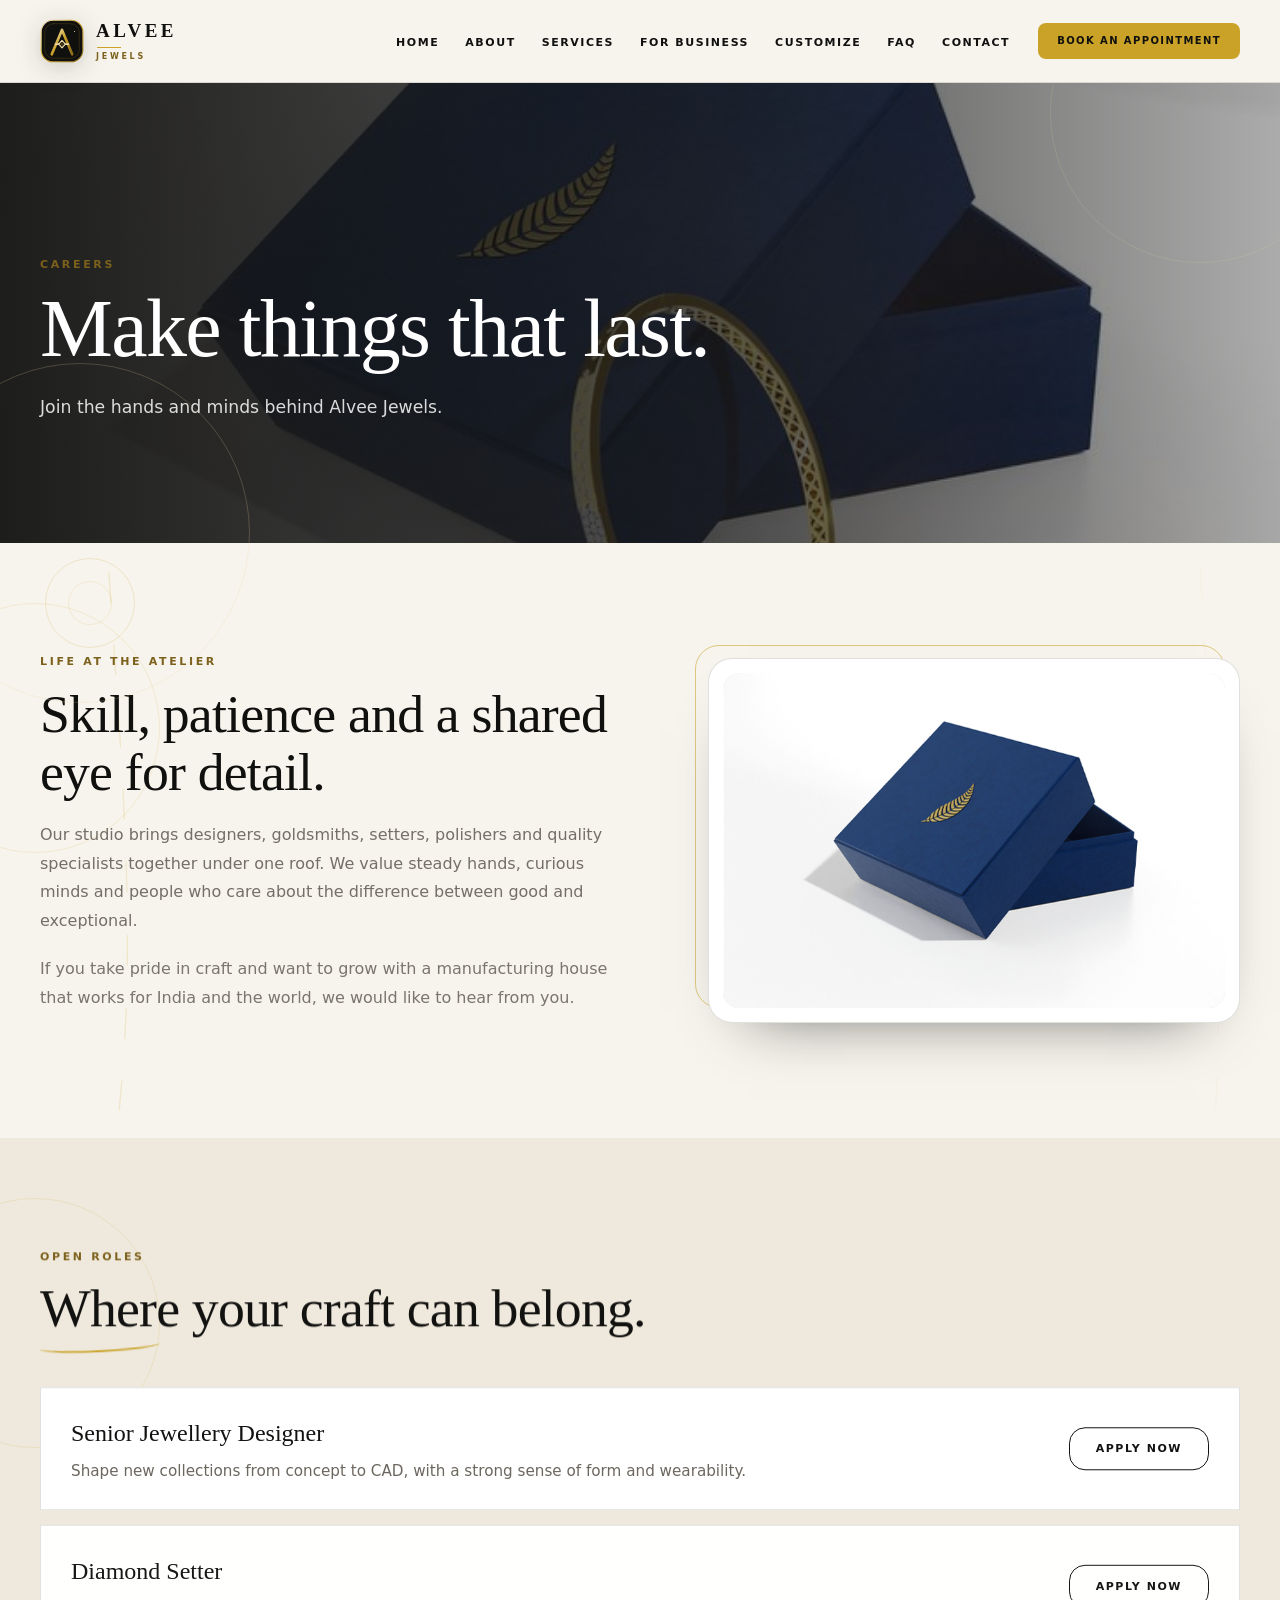
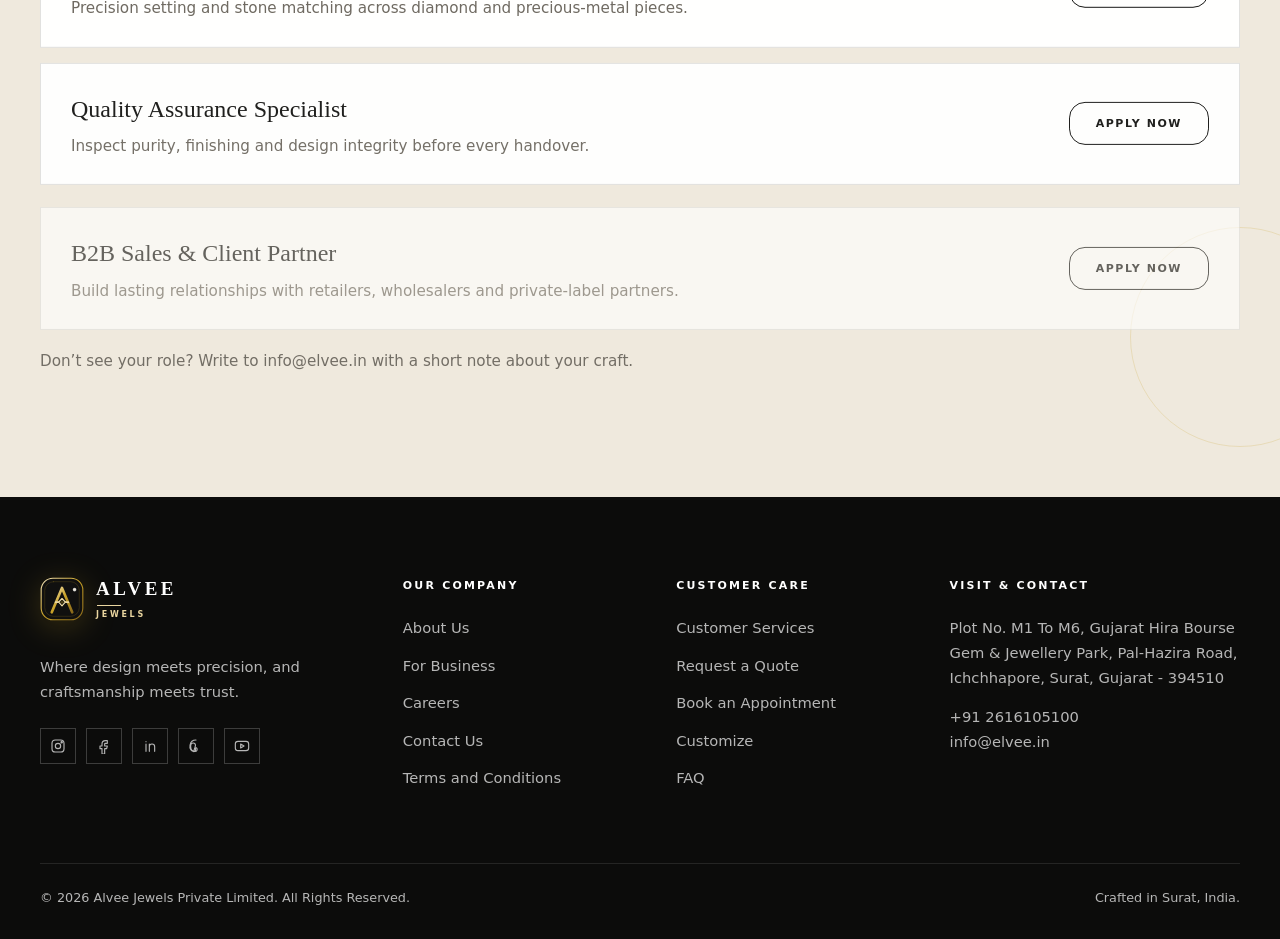
<file: careers.html>
<!doctype html>
<html lang="en">
<head>
  <meta charset="UTF-8">
  <meta name="viewport" content="width=device-width, initial-scale=1">
  <meta name="description" content="Explore careers at Alvee Jewels and join the team behind our handcrafted diamond, gold and silver jewellery.">
  <meta name="theme-color" content="#10100F">
  <meta property="og:type" content="website">
  <meta property="og:title" content="Careers | Alvee Jewels">
  <meta property="og:description" content="Explore careers at Alvee Jewels and join the team behind our handcrafted diamond, gold and silver jewellery.">
  <meta property="og:image" content="assets/images/slider-1.webp">
  <link rel="icon" href="assets/images/favicon.svg" type="image/svg+xml">
  <link rel="stylesheet" href="assets/css/styles.css">
  <script type="application/ld+json">{
  "@context": "https://schema.org",
  "@type": "JewelryStore",
  "name": "Alvee Jewels",
  "legalName": "Alvee Jewels Private Limited",
  "telephone": "+91 2616105100",
  "email": "info@elvee.in",
  "address": {
    "@type": "PostalAddress",
    "streetAddress": "Plot No. M1 To M6, Gujarat Hira Bourse Gem & Jewellery Park, Pal-Hazira Road, Ichchhapore, Surat, Gujarat - 394510",
    "addressLocality": "Surat",
    "addressRegion": "Gujarat",
    "addressCountry": "IN"
  },
  "url": "https://www.elveester.com/careers.html"
}</script>
  <title>Careers | Alvee Jewels</title>
</head>
<body>
<div class="page-shell">

<div class="side-decor" aria-hidden="true">
  <svg class="side-decor__path side-decor__path--left" viewBox="0 0 180 900" preserveAspectRatio="none">
    <path d="M150 -20 C 20 170, 210 300, 80 470 S 20 720, 130 920" />
  </svg>
  <svg class="side-decor__path side-decor__path--right" viewBox="0 0 180 900" preserveAspectRatio="none">
    <path d="M30 -20 C 170 170, -20 320, 110 500 S 170 740, 50 920" />
  </svg>
  <span class="side-decor__shape side-decor__shape--ring"></span>
  <span class="side-decor__shape side-decor__shape--diamond"></span>
  <span class="side-decor__shape side-decor__shape--dot"></span>
</div>

<a class="skip-link" href="#main-content">Skip to content</a>
<header class="site-header" id="top">
  <div class="container header__inner">
    <a class="brand" href="index.html">
      <svg class="brand__mark" viewBox="0 0 56 56" aria-hidden="true" focusable="false">
    <defs>
      <linearGradient id="alvee-gold-header" x1="0" y1="0" x2="1" y2="1">
        <stop offset="0" stop-color="#F6E7BE"/>
        <stop offset=".48" stop-color="#C9A227"/>
        <stop offset="1" stop-color="#8B6A1B"/>
      </linearGradient>
    </defs>
    <rect x="1.5" y="1.5" width="53" height="53" rx="15" fill="#10100F" stroke="url(#alvee-gold-header)" stroke-width="1.4"/>
    <rect x="6" y="6" width="44" height="44" rx="11" fill="none" stroke="#C9A227" stroke-opacity=".28" stroke-width=".8"/>
    <path d="M15 45 28 14 41 45" fill="none" stroke="url(#alvee-gold-header)" stroke-width="3.4" stroke-linecap="round" stroke-linejoin="round"/>
    <path d="M20 32h16" fill="none" stroke="#EAD6A0" stroke-width="2.4" stroke-linecap="round"/>
    <path class="brand__gem" d="M28 27.3 32.2 32 28 36.7 23.8 32Z" fill="#10100F" stroke="#F6E7BE" stroke-width="1.3" stroke-linejoin="round"/>
    <path d="M28 27.3v9.4M23.8 32h8.4" fill="none" stroke="#C9A227" stroke-opacity=".7" stroke-width=".6"/>
    <circle cx="44" cy="16" r="1.5" fill="#F6E7BE"/>
  </svg>
      <span class="brand__text"><strong>ALVEE</strong><small>JEWELS</small></span>
    </a>
    <button class="nav-toggle" type="button" aria-label="Open menu" aria-expanded="false" aria-controls="primary-nav">
      <span></span><span></span><span></span>
    </button>
    <nav class="primary-nav" id="primary-nav" aria-label="Primary navigation">
      <ul><li><a class="nav-link" href="index.html">Home</a></li><li><a class="nav-link" href="about.html">About</a></li><li><a class="nav-link" href="customer-services.html">Services</a></li><li><a class="nav-link" href="b2b.html">For Business</a></li><li><a class="nav-link" href="customize.html">Customize</a></li><li><a class="nav-link" href="faq.html">FAQ</a></li><li><a class="nav-link" href="contact.html">Contact</a></li></ul>
    </nav>
    <a class="btn btn--small btn--gold header__cta" href="appointment.html">Book an Appointment</a>
  </div>
</header>
<div class="scroll-progress" aria-hidden="true"><span></span></div>
<main id="main-content">


<section class="page-hero" style="background-image:linear-gradient(90deg, rgba(16,16,15,.94) 0%, rgba(16,16,15,.72) 55%, rgba(16,16,15,.35) 100%), url('assets/images/social-banner-2.png')">
  <div class="page-hero__inner container">
    <p class="eyebrow reveal">Careers</p>
    <h1 class="reveal" style="--delay:.08s">Make things that last.</h1>
    <p class="page-hero__text reveal" style="--delay:.16s">Join the hands and minds behind Alvee Jewels.</p>
  </div>
</section>
<section class="section">
  <div class="container split">
    <div class="split__content">
      <p class="eyebrow reveal">Life at the Atelier</p>
      <h2 class="section__title reveal" style="--delay:.08s">Skill, patience and a shared eye for detail.</h2>
      <p class="reveal" style="--delay:.14s">Our studio brings designers, goldsmiths, setters, polishers and quality specialists together under one roof. We value steady hands, curious minds and people who care about the difference between good and exceptional.</p>
      <p class="reveal" style="--delay:.2s">If you take pride in craft and want to grow with a manufacturing house that works for India and the world, we would like to hear from you.</p>
    </div>
    <div class="split__media reveal"><div class="frame"><span class="frame__media"><img src="assets/images/heritage-banner.png" alt="Artisans working in the Alvee atelier" width="720" height="480" loading="lazy" decoding="async"></span></div></div>
  </div>
</section>
<section class="section section--tint">
  <div class="container">
    <div class="section__head reveal"><p class="eyebrow">Open Roles</p><h2 class="section__title">Where your craft can belong.</h2></div>
    <div class="role-list">
      <article class="role reveal"><div><h3>Senior Jewellery Designer</h3><p>Shape new collections from concept to CAD, with a strong sense of form and wearability.</p></div><a class="btn btn--outline" href="mailto:info@elvee.in?subject=Application%3A%20Senior%20Jewellery%20Designer">Apply now</a></article>
      <article class="role reveal" style="--delay:.08s"><div><h3>Diamond Setter</h3><p>Precision setting and stone matching across diamond and precious-metal pieces.</p></div><a class="btn btn--outline" href="mailto:info@elvee.in?subject=Application%3A%20Diamond%20Setter">Apply now</a></article>
      <article class="role reveal" style="--delay:.16s"><div><h3>Quality Assurance Specialist</h3><p>Inspect purity, finishing and design integrity before every handover.</p></div><a class="btn btn--outline" href="mailto:info@elvee.in?subject=Application%3A%20Quality%20Assurance%20Specialist">Apply now</a></article>
      <article class="role reveal" style="--delay:.24s"><div><h3>B2B Sales &amp; Client Partner</h3><p>Build lasting relationships with retailers, wholesalers and private-label partners.</p></div><a class="btn btn--outline" href="mailto:info@elvee.in?subject=Application%3A%20B2B%20Sales%20%26%20Client%20Partner">Apply now</a></article>
    </div>
    <p class="section__note reveal">Don&rsquo;t see your role? Write to <a href="mailto:info@elvee.in">info@elvee.in</a> with a short note about your craft.</p>
  </div>
</section>
</main>

<footer class="site-footer">
  <div class="container footer__grid">
    <div class="footer__brand">
      <a class="brand brand--footer" href="index.html">
        <svg class="brand__mark" viewBox="0 0 56 56" aria-hidden="true" focusable="false">
    <defs>
      <linearGradient id="alvee-gold-footer" x1="0" y1="0" x2="1" y2="1">
        <stop offset="0" stop-color="#F6E7BE"/>
        <stop offset=".48" stop-color="#C9A227"/>
        <stop offset="1" stop-color="#8B6A1B"/>
      </linearGradient>
    </defs>
    <rect x="1.5" y="1.5" width="53" height="53" rx="15" fill="#10100F" stroke="url(#alvee-gold-footer)" stroke-width="1.4"/>
    <rect x="6" y="6" width="44" height="44" rx="11" fill="none" stroke="#C9A227" stroke-opacity=".28" stroke-width=".8"/>
    <path d="M15 45 28 14 41 45" fill="none" stroke="url(#alvee-gold-footer)" stroke-width="3.4" stroke-linecap="round" stroke-linejoin="round"/>
    <path d="M20 32h16" fill="none" stroke="#EAD6A0" stroke-width="2.4" stroke-linecap="round"/>
    <path class="brand__gem" d="M28 27.3 32.2 32 28 36.7 23.8 32Z" fill="#10100F" stroke="#F6E7BE" stroke-width="1.3" stroke-linejoin="round"/>
    <path d="M28 27.3v9.4M23.8 32h8.4" fill="none" stroke="#C9A227" stroke-opacity=".7" stroke-width=".6"/>
    <circle cx="44" cy="16" r="1.5" fill="#F6E7BE"/>
  </svg>
        <span class="brand__text"><strong>ALVEE</strong><small>JEWELS</small></span>
      </a>
      <p>Where design meets precision, and craftsmanship meets trust.</p>
      <div class="footer__socials" aria-label="Social media"><a href="https://www.instagram.com/" target="_blank" rel="noopener noreferrer" aria-label="Instagram"><svg viewBox="0 0 24 24" aria-hidden="true"><rect x="3" y="3" width="18" height="18" rx="5"/><circle cx="12" cy="12" r="4"/><circle cx="17.5" cy="6.5" r="1"/></svg></a><a href="https://www.facebook.com/" target="_blank" rel="noopener noreferrer" aria-label="Facebook"><svg viewBox="0 0 24 24" aria-hidden="true"><path d="M14 8h3V4h-3c-3 0-5 2-5 5v3H6v4h3v8h4v-8h3l1-4h-4V9c0-.6.4-1 1-1Z"/></svg></a><a href="https://www.linkedin.com/" target="_blank" rel="noopener noreferrer" aria-label="LinkedIn"><svg viewBox="0 0 24 24" aria-hidden="true"><path d="M6 9v11M6 5.5v.01M11 20V9m0 4c0-2.5 2-4 4-4s4 1.3 4 4v7"/></svg></a><a href="https://www.pinterest.com/" target="_blank" rel="noopener noreferrer" aria-label="Pinterest"><svg viewBox="0 0 24 24" aria-hidden="true"><path d="M12 3a9 9 0 0 0-3 17.5c0-2 .4-4 1.5-6.5.4-1 .7-2 .7-3 0-2-1.4-3.5-3.4-3.5C5.7 7.5 4 9.7 4 12.6c0 4.4 2.7 7.4 6.5 7.4 1.2 0 2.4-.6 2.8-1.4.3-.8.6-1.9.3-2.7-.3-.7-.6-1-1.3-1-.7 0-1.2.5-1.2 1.2 0 .8.3 1.8.2 2.4"/></svg></a><a href="https://www.youtube.com/" target="_blank" rel="noopener noreferrer" aria-label="YouTube"><svg viewBox="0 0 24 24" aria-hidden="true"><rect x="2" y="5" width="20" height="14" rx="4"/><path d="m10 9 5 3-5 3V9Z"/></svg></a></div>
    </div>
    <div class="footer__col">
      <h2>Our Company</h2>
      <ul><li><a href="about.html">About Us</a></li><li><a href="b2b.html">For Business</a></li><li><a href="careers.html">Careers</a></li><li><a href="contact.html">Contact Us</a></li><li><a href="terms.html">Terms and Conditions</a></li></ul>
    </div>
    <div class="footer__col">
      <h2>Customer Care</h2>
      <ul><li><a href="customer-services.html">Customer Services</a></li><li><a href="b2b.html#rfq">Request a Quote</a></li><li><a href="appointment.html">Book an Appointment</a></li><li><a href="customize.html">Customize</a></li><li><a href="faq.html">FAQ</a></li></ul>
    </div>
    <div class="footer__col">
      <h2>Visit &amp; Contact</h2>
      <p>Plot No. M1 To M6, Gujarat Hira Bourse Gem & Jewellery Park, Pal-Hazira Road, Ichchhapore, Surat, Gujarat - 394510</p>
      <p><a href="tel:+912616105100">+91 2616105100</a><br><a href="mailto:info@elvee.in">info@elvee.in</a></p>
    </div>
  </div>
  <div class="container footer__bottom">
    <p>&copy; <span id="year">2026</span> Alvee Jewels Private Limited. All Rights Reserved.</p>
    <p>Crafted in Surat, India.</p>
  </div>
</footer>
<button class="to-top" type="button" aria-label="Back to top" title="Back to top"><svg viewBox="0 0 24 24" aria-hidden="true"><path d="M5 12h13M13 6l6 6-6 6"/></svg></button>
</div>
<script src="assets/js/gsap.min.js" defer></script>
<script src="assets/js/ScrollTrigger.min.js" defer></script>
<script src="assets/js/main.js" defer></script>
</body>
</html>
</file>
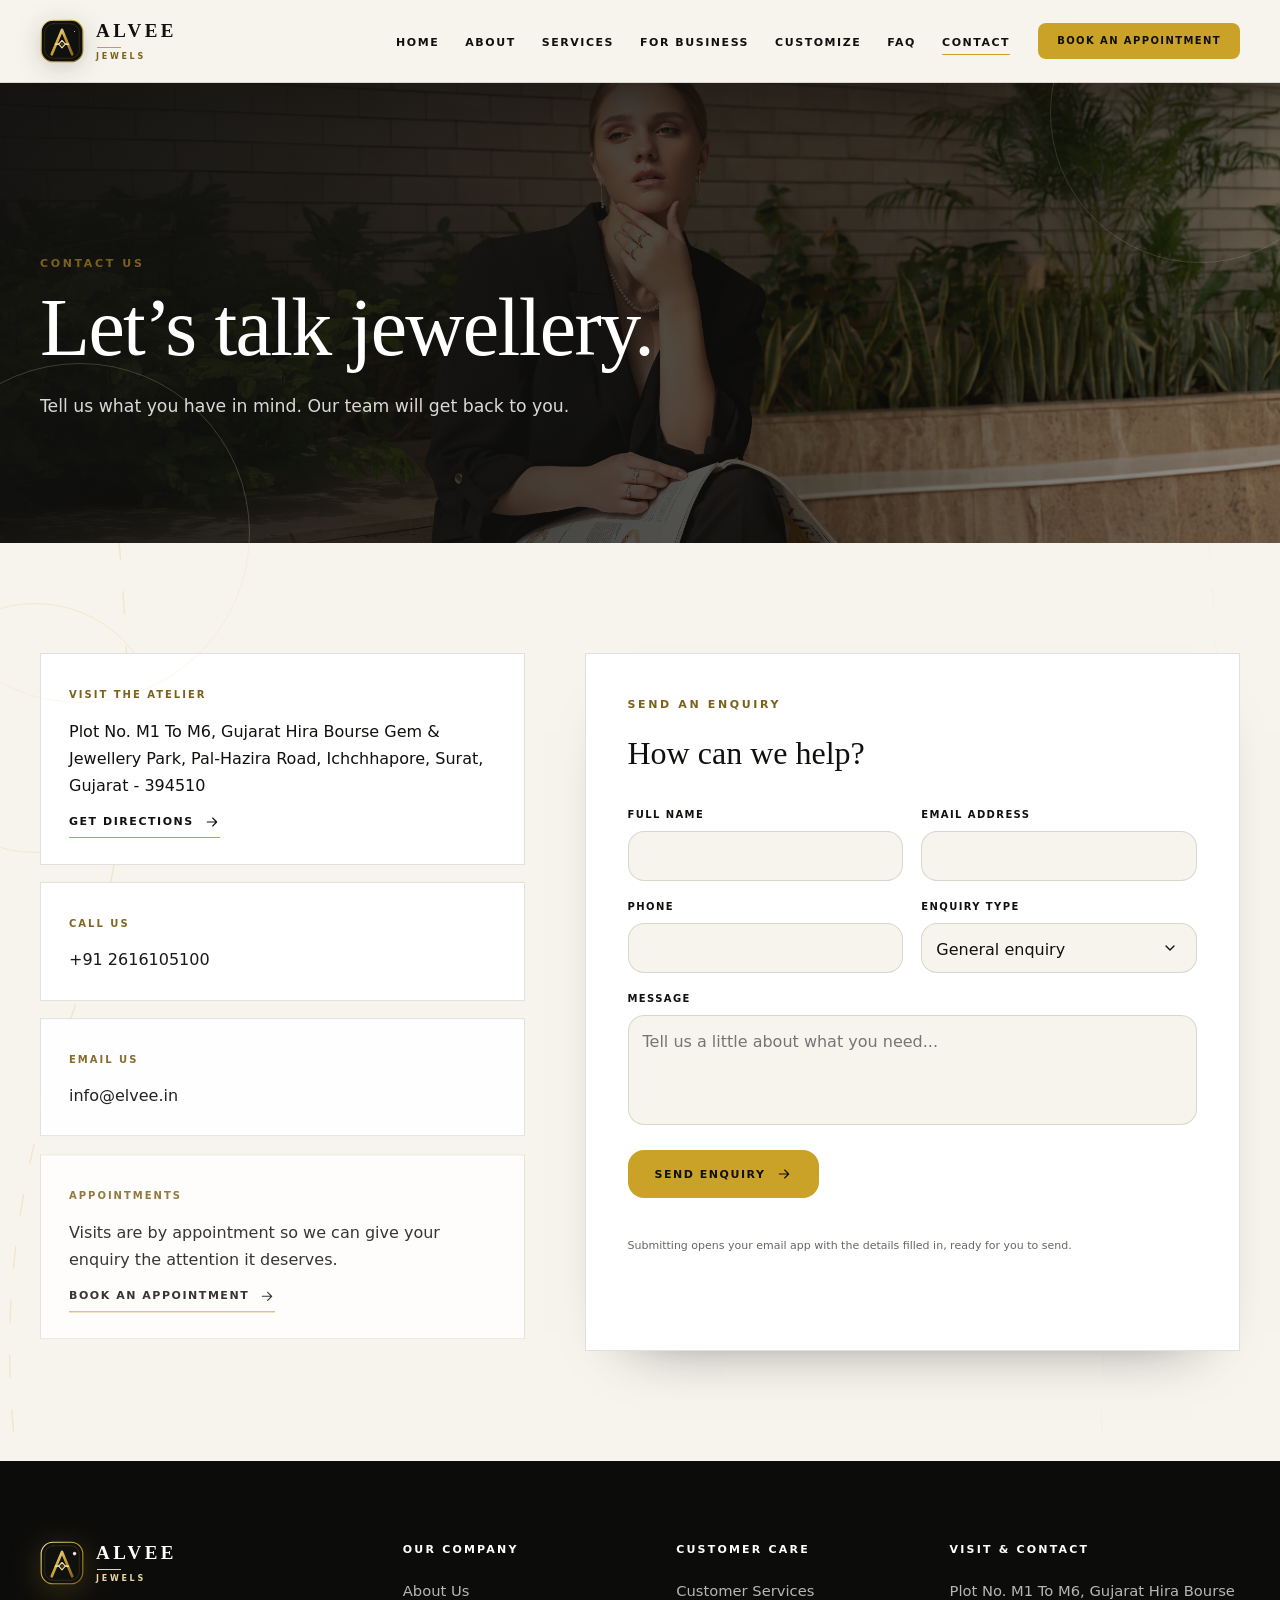
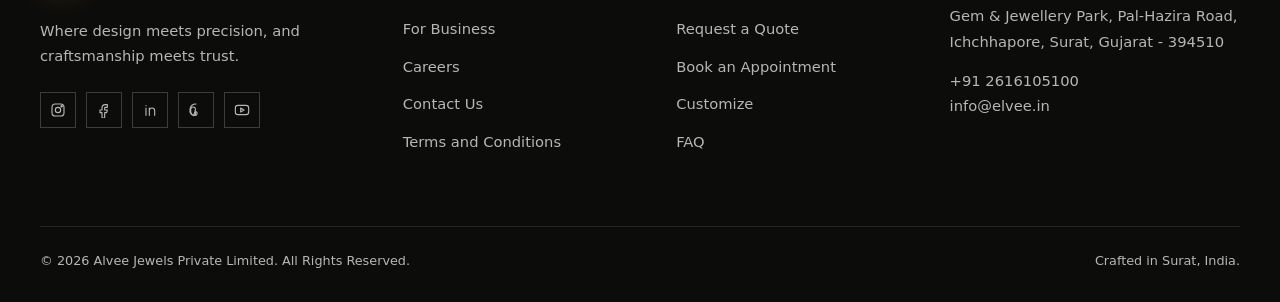
<file: contact.html>
<!doctype html>
<html lang="en">
<head>
  <meta charset="UTF-8">
  <meta name="viewport" content="width=device-width, initial-scale=1">
  <meta name="description" content="Contact Alvee Jewels in Surat, India for enquiries, partnerships, custom designs and appointments.">
  <meta name="theme-color" content="#10100F">
  <meta property="og:type" content="website">
  <meta property="og:title" content="Contact Us | Alvee Jewels">
  <meta property="og:description" content="Contact Alvee Jewels in Surat, India for enquiries, partnerships, custom designs and appointments.">
  <meta property="og:image" content="assets/images/slider-1.webp">
  <link rel="icon" href="assets/images/favicon.svg" type="image/svg+xml">
  <link rel="stylesheet" href="assets/css/styles.css">
  <script type="application/ld+json">{
  "@context": "https://schema.org",
  "@type": "JewelryStore",
  "name": "Alvee Jewels",
  "legalName": "Alvee Jewels Private Limited",
  "telephone": "+91 2616105100",
  "email": "info@elvee.in",
  "address": {
    "@type": "PostalAddress",
    "streetAddress": "Plot No. M1 To M6, Gujarat Hira Bourse Gem & Jewellery Park, Pal-Hazira Road, Ichchhapore, Surat, Gujarat - 394510",
    "addressLocality": "Surat",
    "addressRegion": "Gujarat",
    "addressCountry": "IN"
  },
  "url": "https://www.elveester.com/contact.html"
}</script>
  <title>Contact Us | Alvee Jewels</title>
</head>
<body>
<div class="page-shell">

<div class="side-decor" aria-hidden="true">
  <svg class="side-decor__path side-decor__path--left" viewBox="0 0 180 900" preserveAspectRatio="none">
    <path d="M150 -20 C 20 170, 210 300, 80 470 S 20 720, 130 920" />
  </svg>
  <svg class="side-decor__path side-decor__path--right" viewBox="0 0 180 900" preserveAspectRatio="none">
    <path d="M30 -20 C 170 170, -20 320, 110 500 S 170 740, 50 920" />
  </svg>
  <span class="side-decor__shape side-decor__shape--ring"></span>
  <span class="side-decor__shape side-decor__shape--diamond"></span>
  <span class="side-decor__shape side-decor__shape--dot"></span>
</div>

<a class="skip-link" href="#main-content">Skip to content</a>
<header class="site-header" id="top">
  <div class="container header__inner">
    <a class="brand" href="index.html">
      <svg class="brand__mark" viewBox="0 0 56 56" aria-hidden="true" focusable="false">
    <defs>
      <linearGradient id="alvee-gold-header" x1="0" y1="0" x2="1" y2="1">
        <stop offset="0" stop-color="#F6E7BE"/>
        <stop offset=".48" stop-color="#C9A227"/>
        <stop offset="1" stop-color="#8B6A1B"/>
      </linearGradient>
    </defs>
    <rect x="1.5" y="1.5" width="53" height="53" rx="15" fill="#10100F" stroke="url(#alvee-gold-header)" stroke-width="1.4"/>
    <rect x="6" y="6" width="44" height="44" rx="11" fill="none" stroke="#C9A227" stroke-opacity=".28" stroke-width=".8"/>
    <path d="M15 45 28 14 41 45" fill="none" stroke="url(#alvee-gold-header)" stroke-width="3.4" stroke-linecap="round" stroke-linejoin="round"/>
    <path d="M20 32h16" fill="none" stroke="#EAD6A0" stroke-width="2.4" stroke-linecap="round"/>
    <path class="brand__gem" d="M28 27.3 32.2 32 28 36.7 23.8 32Z" fill="#10100F" stroke="#F6E7BE" stroke-width="1.3" stroke-linejoin="round"/>
    <path d="M28 27.3v9.4M23.8 32h8.4" fill="none" stroke="#C9A227" stroke-opacity=".7" stroke-width=".6"/>
    <circle cx="44" cy="16" r="1.5" fill="#F6E7BE"/>
  </svg>
      <span class="brand__text"><strong>ALVEE</strong><small>JEWELS</small></span>
    </a>
    <button class="nav-toggle" type="button" aria-label="Open menu" aria-expanded="false" aria-controls="primary-nav">
      <span></span><span></span><span></span>
    </button>
    <nav class="primary-nav" id="primary-nav" aria-label="Primary navigation">
      <ul><li><a class="nav-link" href="index.html">Home</a></li><li><a class="nav-link" href="about.html">About</a></li><li><a class="nav-link" href="customer-services.html">Services</a></li><li><a class="nav-link" href="b2b.html">For Business</a></li><li><a class="nav-link" href="customize.html">Customize</a></li><li><a class="nav-link" href="faq.html">FAQ</a></li><li><a class="nav-link" href="contact.html" aria-current="page">Contact</a></li></ul>
    </nav>
    <a class="btn btn--small btn--gold header__cta" href="appointment.html">Book an Appointment</a>
  </div>
</header>
<div class="scroll-progress" aria-hidden="true"><span></span></div>
<main id="main-content">


<section class="page-hero" style="background-image:linear-gradient(90deg, rgba(16,16,15,.94) 0%, rgba(16,16,15,.72) 55%, rgba(16,16,15,.35) 100%), url('assets/images/slider-2.webp')">
  <div class="page-hero__inner container">
    <p class="eyebrow reveal">Contact Us</p>
    <h1 class="reveal" style="--delay:.08s">Let&rsquo;s talk jewellery.</h1>
    <p class="page-hero__text reveal" style="--delay:.16s">Tell us what you have in mind. Our team will get back to you.</p>
  </div>
</section>
<section class="section">
  <div class="container contact-grid">
    <div class="contact-info">
      <article class="contact-card reveal"><span class="contact-card__label">Visit the atelier</span><p>Plot No. M1 To M6, Gujarat Hira Bourse Gem & Jewellery Park, Pal-Hazira Road, Ichchhapore, Surat, Gujarat - 394510</p><a class="text-link" href="https://www.google.com/maps/search/?api=1&query=Plot%20No.%20M1%20To%20M6%2C%20Gujarat%20Hira%20Bourse%20Gem%20%26%20Jewellery%20Park%2C%20Pal-Hazira%20Road%2C%20Ichchhapore%2C%20Surat%2C%20Gujarat%20-%20394510" target="_blank" rel="noopener noreferrer">Get directions <svg viewBox="0 0 24 24" aria-hidden="true"><path d="M5 12h13M13 6l6 6-6 6"/></svg></a></article>
      <article class="contact-card reveal" style="--delay:.08s"><span class="contact-card__label">Call us</span><p><a href="tel:+912616105100">+91 2616105100</a></p></article>
      <article class="contact-card reveal" style="--delay:.16s"><span class="contact-card__label">Email us</span><p><a href="mailto:info@elvee.in">info@elvee.in</a></p></article>
      <article class="contact-card reveal" style="--delay:.24s"><span class="contact-card__label">Appointments</span><p>Visits are by appointment so we can give your enquiry the attention it deserves.</p><a class="text-link" href="appointment.html">Book an appointment <svg viewBox="0 0 24 24" aria-hidden="true"><path d="M5 12h13M13 6l6 6-6 6"/></svg></a></article>
    </div>
    <form class="form-card reveal" data-mailto data-subject="Website enquiry" novalidate>
      <p class="eyebrow">Send an enquiry</p>
      <h2 class="form-card__title">How can we help?</h2>
      <div class="form-row">
        <div class="field"><label for="c-name">Full name</label><input id="c-name" name="Name" type="text" autocomplete="name" required></div>
        <div class="field"><label for="c-email">Email address</label><input id="c-email" name="Email" type="email" autocomplete="email" required></div>
      </div>
      <div class="form-row">
        <div class="field"><label for="c-phone">Phone</label><input id="c-phone" name="Phone" type="tel" autocomplete="tel"></div>
        <div class="field"><label for="c-topic">Enquiry type</label><select id="c-topic" name="Enquiry type"><option>General enquiry</option><option>Wholesale / Retail partnership</option><option>Private label / Job work</option><option>Custom design</option><option>Careers</option></select></div>
      </div>
      <div class="field"><label for="c-message">Message</label><textarea id="c-message" name="Message" rows="5" required placeholder="Tell us a little about what you need..."></textarea></div>
      <button class="btn btn--gold" type="submit">Send enquiry <svg viewBox="0 0 24 24" aria-hidden="true"><path d="M5 12h13M13 6l6 6-6 6"/></svg></button>
      <p class="form-status" role="status" aria-live="polite"></p>
      <p class="form-hint">Submitting opens your email app with the details filled in, ready for you to send.</p>
    </form>
  </div>
</section>
</main>

<footer class="site-footer">
  <div class="container footer__grid">
    <div class="footer__brand">
      <a class="brand brand--footer" href="index.html">
        <svg class="brand__mark" viewBox="0 0 56 56" aria-hidden="true" focusable="false">
    <defs>
      <linearGradient id="alvee-gold-footer" x1="0" y1="0" x2="1" y2="1">
        <stop offset="0" stop-color="#F6E7BE"/>
        <stop offset=".48" stop-color="#C9A227"/>
        <stop offset="1" stop-color="#8B6A1B"/>
      </linearGradient>
    </defs>
    <rect x="1.5" y="1.5" width="53" height="53" rx="15" fill="#10100F" stroke="url(#alvee-gold-footer)" stroke-width="1.4"/>
    <rect x="6" y="6" width="44" height="44" rx="11" fill="none" stroke="#C9A227" stroke-opacity=".28" stroke-width=".8"/>
    <path d="M15 45 28 14 41 45" fill="none" stroke="url(#alvee-gold-footer)" stroke-width="3.4" stroke-linecap="round" stroke-linejoin="round"/>
    <path d="M20 32h16" fill="none" stroke="#EAD6A0" stroke-width="2.4" stroke-linecap="round"/>
    <path class="brand__gem" d="M28 27.3 32.2 32 28 36.7 23.8 32Z" fill="#10100F" stroke="#F6E7BE" stroke-width="1.3" stroke-linejoin="round"/>
    <path d="M28 27.3v9.4M23.8 32h8.4" fill="none" stroke="#C9A227" stroke-opacity=".7" stroke-width=".6"/>
    <circle cx="44" cy="16" r="1.5" fill="#F6E7BE"/>
  </svg>
        <span class="brand__text"><strong>ALVEE</strong><small>JEWELS</small></span>
      </a>
      <p>Where design meets precision, and craftsmanship meets trust.</p>
      <div class="footer__socials" aria-label="Social media"><a href="https://www.instagram.com/" target="_blank" rel="noopener noreferrer" aria-label="Instagram"><svg viewBox="0 0 24 24" aria-hidden="true"><rect x="3" y="3" width="18" height="18" rx="5"/><circle cx="12" cy="12" r="4"/><circle cx="17.5" cy="6.5" r="1"/></svg></a><a href="https://www.facebook.com/" target="_blank" rel="noopener noreferrer" aria-label="Facebook"><svg viewBox="0 0 24 24" aria-hidden="true"><path d="M14 8h3V4h-3c-3 0-5 2-5 5v3H6v4h3v8h4v-8h3l1-4h-4V9c0-.6.4-1 1-1Z"/></svg></a><a href="https://www.linkedin.com/" target="_blank" rel="noopener noreferrer" aria-label="LinkedIn"><svg viewBox="0 0 24 24" aria-hidden="true"><path d="M6 9v11M6 5.5v.01M11 20V9m0 4c0-2.5 2-4 4-4s4 1.3 4 4v7"/></svg></a><a href="https://www.pinterest.com/" target="_blank" rel="noopener noreferrer" aria-label="Pinterest"><svg viewBox="0 0 24 24" aria-hidden="true"><path d="M12 3a9 9 0 0 0-3 17.5c0-2 .4-4 1.5-6.5.4-1 .7-2 .7-3 0-2-1.4-3.5-3.4-3.5C5.7 7.5 4 9.7 4 12.6c0 4.4 2.7 7.4 6.5 7.4 1.2 0 2.4-.6 2.8-1.4.3-.8.6-1.9.3-2.7-.3-.7-.6-1-1.3-1-.7 0-1.2.5-1.2 1.2 0 .8.3 1.8.2 2.4"/></svg></a><a href="https://www.youtube.com/" target="_blank" rel="noopener noreferrer" aria-label="YouTube"><svg viewBox="0 0 24 24" aria-hidden="true"><rect x="2" y="5" width="20" height="14" rx="4"/><path d="m10 9 5 3-5 3V9Z"/></svg></a></div>
    </div>
    <div class="footer__col">
      <h2>Our Company</h2>
      <ul><li><a href="about.html">About Us</a></li><li><a href="b2b.html">For Business</a></li><li><a href="careers.html">Careers</a></li><li><a href="contact.html">Contact Us</a></li><li><a href="terms.html">Terms and Conditions</a></li></ul>
    </div>
    <div class="footer__col">
      <h2>Customer Care</h2>
      <ul><li><a href="customer-services.html">Customer Services</a></li><li><a href="b2b.html#rfq">Request a Quote</a></li><li><a href="appointment.html">Book an Appointment</a></li><li><a href="customize.html">Customize</a></li><li><a href="faq.html">FAQ</a></li></ul>
    </div>
    <div class="footer__col">
      <h2>Visit &amp; Contact</h2>
      <p>Plot No. M1 To M6, Gujarat Hira Bourse Gem & Jewellery Park, Pal-Hazira Road, Ichchhapore, Surat, Gujarat - 394510</p>
      <p><a href="tel:+912616105100">+91 2616105100</a><br><a href="mailto:info@elvee.in">info@elvee.in</a></p>
    </div>
  </div>
  <div class="container footer__bottom">
    <p>&copy; <span id="year">2026</span> Alvee Jewels Private Limited. All Rights Reserved.</p>
    <p>Crafted in Surat, India.</p>
  </div>
</footer>
<button class="to-top" type="button" aria-label="Back to top" title="Back to top"><svg viewBox="0 0 24 24" aria-hidden="true"><path d="M5 12h13M13 6l6 6-6 6"/></svg></button>
</div>
<script src="assets/js/gsap.min.js" defer></script>
<script src="assets/js/ScrollTrigger.min.js" defer></script>
<script src="assets/js/main.js" defer></script>
</body>
</html>
</file>
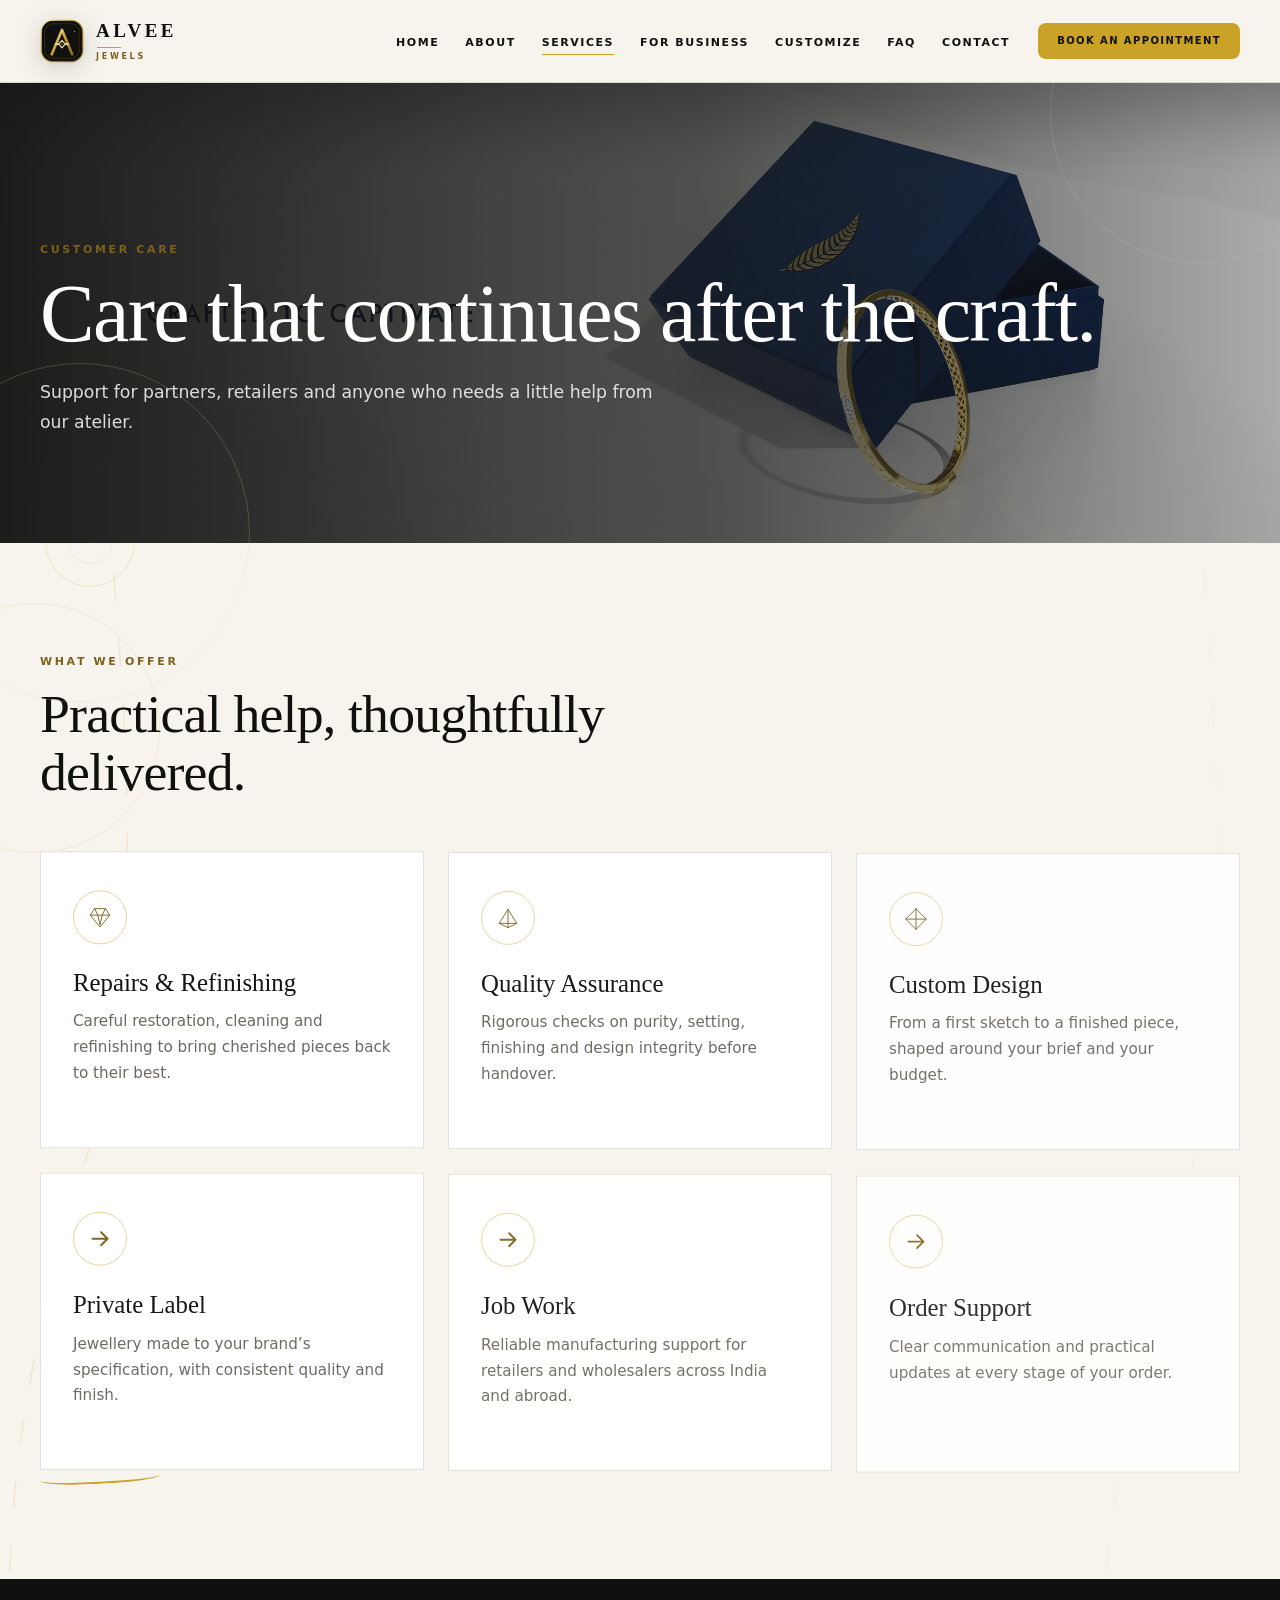
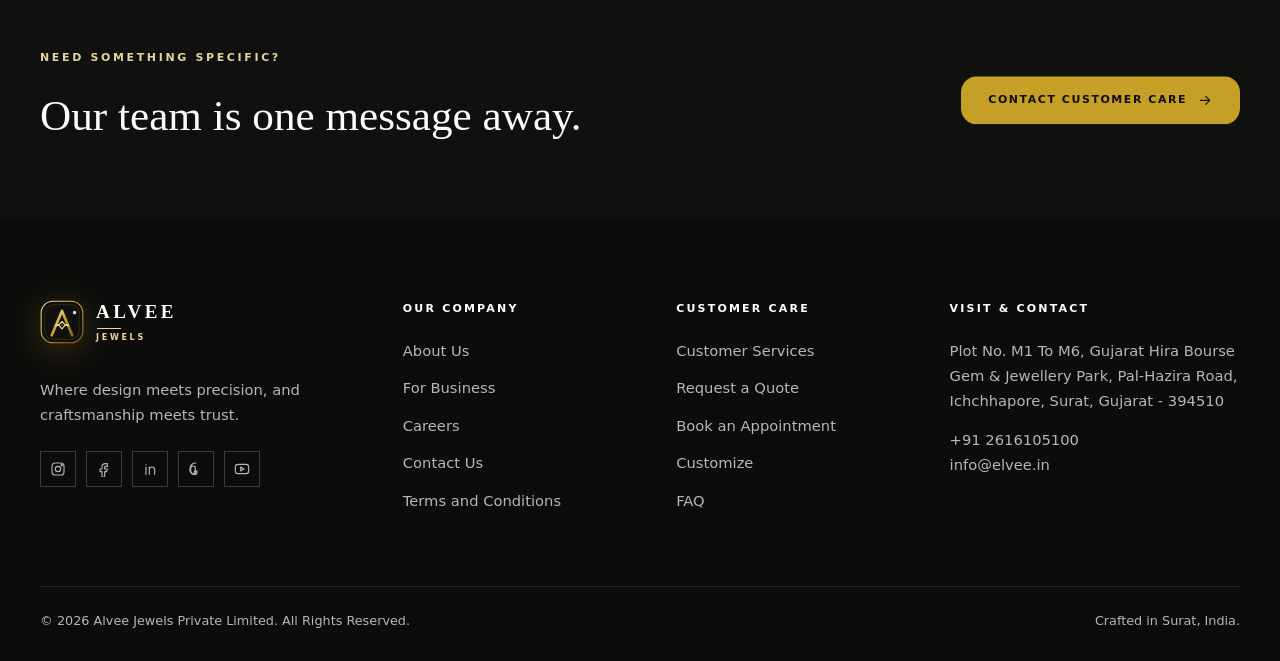
<file: customer-services.html>
<!doctype html>
<html lang="en">
<head>
  <meta charset="UTF-8">
  <meta name="viewport" content="width=device-width, initial-scale=1">
  <meta name="description" content="Repairs, refinishing, quality assurance, private label, job work and order support from Alvee Jewels.">
  <meta name="theme-color" content="#10100F">
  <meta property="og:type" content="website">
  <meta property="og:title" content="Customer Services | Alvee Jewels">
  <meta property="og:description" content="Repairs, refinishing, quality assurance, private label, job work and order support from Alvee Jewels.">
  <meta property="og:image" content="assets/images/slider-1.webp">
  <link rel="icon" href="assets/images/favicon.svg" type="image/svg+xml">
  <link rel="stylesheet" href="assets/css/styles.css">
  <script type="application/ld+json">{
  "@context": "https://schema.org",
  "@type": "JewelryStore",
  "name": "Alvee Jewels",
  "legalName": "Alvee Jewels Private Limited",
  "telephone": "+91 2616105100",
  "email": "info@elvee.in",
  "address": {
    "@type": "PostalAddress",
    "streetAddress": "Plot No. M1 To M6, Gujarat Hira Bourse Gem & Jewellery Park, Pal-Hazira Road, Ichchhapore, Surat, Gujarat - 394510",
    "addressLocality": "Surat",
    "addressRegion": "Gujarat",
    "addressCountry": "IN"
  },
  "url": "https://www.elveester.com/customer-services.html"
}</script>
  <title>Customer Services | Alvee Jewels</title>
</head>
<body>
<div class="page-shell">

<div class="side-decor" aria-hidden="true">
  <svg class="side-decor__path side-decor__path--left" viewBox="0 0 180 900" preserveAspectRatio="none">
    <path d="M150 -20 C 20 170, 210 300, 80 470 S 20 720, 130 920" />
  </svg>
  <svg class="side-decor__path side-decor__path--right" viewBox="0 0 180 900" preserveAspectRatio="none">
    <path d="M30 -20 C 170 170, -20 320, 110 500 S 170 740, 50 920" />
  </svg>
  <span class="side-decor__shape side-decor__shape--ring"></span>
  <span class="side-decor__shape side-decor__shape--diamond"></span>
  <span class="side-decor__shape side-decor__shape--dot"></span>
</div>

<a class="skip-link" href="#main-content">Skip to content</a>
<header class="site-header" id="top">
  <div class="container header__inner">
    <a class="brand" href="index.html">
      <svg class="brand__mark" viewBox="0 0 56 56" aria-hidden="true" focusable="false">
    <defs>
      <linearGradient id="alvee-gold-header" x1="0" y1="0" x2="1" y2="1">
        <stop offset="0" stop-color="#F6E7BE"/>
        <stop offset=".48" stop-color="#C9A227"/>
        <stop offset="1" stop-color="#8B6A1B"/>
      </linearGradient>
    </defs>
    <rect x="1.5" y="1.5" width="53" height="53" rx="15" fill="#10100F" stroke="url(#alvee-gold-header)" stroke-width="1.4"/>
    <rect x="6" y="6" width="44" height="44" rx="11" fill="none" stroke="#C9A227" stroke-opacity=".28" stroke-width=".8"/>
    <path d="M15 45 28 14 41 45" fill="none" stroke="url(#alvee-gold-header)" stroke-width="3.4" stroke-linecap="round" stroke-linejoin="round"/>
    <path d="M20 32h16" fill="none" stroke="#EAD6A0" stroke-width="2.4" stroke-linecap="round"/>
    <path class="brand__gem" d="M28 27.3 32.2 32 28 36.7 23.8 32Z" fill="#10100F" stroke="#F6E7BE" stroke-width="1.3" stroke-linejoin="round"/>
    <path d="M28 27.3v9.4M23.8 32h8.4" fill="none" stroke="#C9A227" stroke-opacity=".7" stroke-width=".6"/>
    <circle cx="44" cy="16" r="1.5" fill="#F6E7BE"/>
  </svg>
      <span class="brand__text"><strong>ALVEE</strong><small>JEWELS</small></span>
    </a>
    <button class="nav-toggle" type="button" aria-label="Open menu" aria-expanded="false" aria-controls="primary-nav">
      <span></span><span></span><span></span>
    </button>
    <nav class="primary-nav" id="primary-nav" aria-label="Primary navigation">
      <ul><li><a class="nav-link" href="index.html">Home</a></li><li><a class="nav-link" href="about.html">About</a></li><li><a class="nav-link" href="customer-services.html" aria-current="page">Services</a></li><li><a class="nav-link" href="b2b.html">For Business</a></li><li><a class="nav-link" href="customize.html">Customize</a></li><li><a class="nav-link" href="faq.html">FAQ</a></li><li><a class="nav-link" href="contact.html">Contact</a></li></ul>
    </nav>
    <a class="btn btn--small btn--gold header__cta" href="appointment.html">Book an Appointment</a>
  </div>
</header>
<div class="scroll-progress" aria-hidden="true"><span></span></div>
<main id="main-content">


<section class="page-hero" style="background-image:linear-gradient(90deg, rgba(16,16,15,.94) 0%, rgba(16,16,15,.72) 55%, rgba(16,16,15,.35) 100%), url('assets/images/slider-4.webp')">
  <div class="page-hero__inner container">
    <p class="eyebrow reveal">Customer Care</p>
    <h1 class="reveal" style="--delay:.08s">Care that continues after the craft.</h1>
    <p class="page-hero__text reveal" style="--delay:.16s">Support for partners, retailers and anyone who needs a little help from our atelier.</p>
  </div>
</section>
<section class="section">
  <div class="container">
    <div class="section__head reveal"><p class="eyebrow">What We Offer</p><h2 class="section__title">Practical help, thoughtfully delivered.</h2></div>
    <div class="cards cards--three">
      <article class="card reveal"><span class="card__icon"><svg viewBox="0 0 48 48" aria-hidden="true"><path d="M14 8h20l8 12-18 22L6 20 14 8Z"/><path d="M6 20h36M14 8l6 12 4 18 4-18 6-12"/></svg></span><h3>Repairs &amp; Refinishing</h3><p>Careful restoration, cleaning and refinishing to bring cherished pieces back to their best.</p></article>
      <article class="card reveal" style="--delay:.08s"><span class="card__icon"><svg viewBox="0 0 48 48" aria-hidden="true"><path d="M8 34 24 8l16 26-16 8-16-8Z"/><path d="M8 34h32M24 8v34"/></svg></span><h3>Quality Assurance</h3><p>Rigorous checks on purity, setting, finishing and design integrity before handover.</p></article>
      <article class="card reveal" style="--delay:.16s"><span class="card__icon"><svg viewBox="0 0 48 48" aria-hidden="true"><path d="M24 5 43 24 24 43 5 24 24 5Z"/><path d="M5 24h38M24 5v38"/></svg></span><h3>Custom Design</h3><p>From a first sketch to a finished piece, shaped around your brief and your budget.</p></article>
      <article class="card reveal" style="--delay:.06s"><span class="card__icon"><svg viewBox="0 0 24 24" aria-hidden="true"><path d="M5 12h13M13 6l6 6-6 6"/></svg></span><h3>Private Label</h3><p>Jewellery made to your brand&rsquo;s specification, with consistent quality and finish.</p></article>
      <article class="card reveal" style="--delay:.14s"><span class="card__icon"><svg viewBox="0 0 24 24" aria-hidden="true"><path d="M5 12h13M13 6l6 6-6 6"/></svg></span><h3>Job Work</h3><p>Reliable manufacturing support for retailers and wholesalers across India and abroad.</p></article>
      <article class="card reveal" style="--delay:.22s"><span class="card__icon"><svg viewBox="0 0 24 24" aria-hidden="true"><path d="M5 12h13M13 6l6 6-6 6"/></svg></span><h3>Order Support</h3><p>Clear communication and practical updates at every stage of your order.</p></article>
    </div>
  </div>
</section>
<section class="cta-band">
  <div class="container cta-band__inner reveal"><div><p class="eyebrow eyebrow--light">Need something specific?</p><h2>Our team is one message away.</h2></div><a class="btn btn--gold" href="contact.html">Contact customer care <svg viewBox="0 0 24 24" aria-hidden="true"><path d="M5 12h13M13 6l6 6-6 6"/></svg></a></div>
</section>
</main>

<footer class="site-footer">
  <div class="container footer__grid">
    <div class="footer__brand">
      <a class="brand brand--footer" href="index.html">
        <svg class="brand__mark" viewBox="0 0 56 56" aria-hidden="true" focusable="false">
    <defs>
      <linearGradient id="alvee-gold-footer" x1="0" y1="0" x2="1" y2="1">
        <stop offset="0" stop-color="#F6E7BE"/>
        <stop offset=".48" stop-color="#C9A227"/>
        <stop offset="1" stop-color="#8B6A1B"/>
      </linearGradient>
    </defs>
    <rect x="1.5" y="1.5" width="53" height="53" rx="15" fill="#10100F" stroke="url(#alvee-gold-footer)" stroke-width="1.4"/>
    <rect x="6" y="6" width="44" height="44" rx="11" fill="none" stroke="#C9A227" stroke-opacity=".28" stroke-width=".8"/>
    <path d="M15 45 28 14 41 45" fill="none" stroke="url(#alvee-gold-footer)" stroke-width="3.4" stroke-linecap="round" stroke-linejoin="round"/>
    <path d="M20 32h16" fill="none" stroke="#EAD6A0" stroke-width="2.4" stroke-linecap="round"/>
    <path class="brand__gem" d="M28 27.3 32.2 32 28 36.7 23.8 32Z" fill="#10100F" stroke="#F6E7BE" stroke-width="1.3" stroke-linejoin="round"/>
    <path d="M28 27.3v9.4M23.8 32h8.4" fill="none" stroke="#C9A227" stroke-opacity=".7" stroke-width=".6"/>
    <circle cx="44" cy="16" r="1.5" fill="#F6E7BE"/>
  </svg>
        <span class="brand__text"><strong>ALVEE</strong><small>JEWELS</small></span>
      </a>
      <p>Where design meets precision, and craftsmanship meets trust.</p>
      <div class="footer__socials" aria-label="Social media"><a href="https://www.instagram.com/" target="_blank" rel="noopener noreferrer" aria-label="Instagram"><svg viewBox="0 0 24 24" aria-hidden="true"><rect x="3" y="3" width="18" height="18" rx="5"/><circle cx="12" cy="12" r="4"/><circle cx="17.5" cy="6.5" r="1"/></svg></a><a href="https://www.facebook.com/" target="_blank" rel="noopener noreferrer" aria-label="Facebook"><svg viewBox="0 0 24 24" aria-hidden="true"><path d="M14 8h3V4h-3c-3 0-5 2-5 5v3H6v4h3v8h4v-8h3l1-4h-4V9c0-.6.4-1 1-1Z"/></svg></a><a href="https://www.linkedin.com/" target="_blank" rel="noopener noreferrer" aria-label="LinkedIn"><svg viewBox="0 0 24 24" aria-hidden="true"><path d="M6 9v11M6 5.5v.01M11 20V9m0 4c0-2.5 2-4 4-4s4 1.3 4 4v7"/></svg></a><a href="https://www.pinterest.com/" target="_blank" rel="noopener noreferrer" aria-label="Pinterest"><svg viewBox="0 0 24 24" aria-hidden="true"><path d="M12 3a9 9 0 0 0-3 17.5c0-2 .4-4 1.5-6.5.4-1 .7-2 .7-3 0-2-1.4-3.5-3.4-3.5C5.7 7.5 4 9.7 4 12.6c0 4.4 2.7 7.4 6.5 7.4 1.2 0 2.4-.6 2.8-1.4.3-.8.6-1.9.3-2.7-.3-.7-.6-1-1.3-1-.7 0-1.2.5-1.2 1.2 0 .8.3 1.8.2 2.4"/></svg></a><a href="https://www.youtube.com/" target="_blank" rel="noopener noreferrer" aria-label="YouTube"><svg viewBox="0 0 24 24" aria-hidden="true"><rect x="2" y="5" width="20" height="14" rx="4"/><path d="m10 9 5 3-5 3V9Z"/></svg></a></div>
    </div>
    <div class="footer__col">
      <h2>Our Company</h2>
      <ul><li><a href="about.html">About Us</a></li><li><a href="b2b.html">For Business</a></li><li><a href="careers.html">Careers</a></li><li><a href="contact.html">Contact Us</a></li><li><a href="terms.html">Terms and Conditions</a></li></ul>
    </div>
    <div class="footer__col">
      <h2>Customer Care</h2>
      <ul><li><a href="customer-services.html">Customer Services</a></li><li><a href="b2b.html#rfq">Request a Quote</a></li><li><a href="appointment.html">Book an Appointment</a></li><li><a href="customize.html">Customize</a></li><li><a href="faq.html">FAQ</a></li></ul>
    </div>
    <div class="footer__col">
      <h2>Visit &amp; Contact</h2>
      <p>Plot No. M1 To M6, Gujarat Hira Bourse Gem & Jewellery Park, Pal-Hazira Road, Ichchhapore, Surat, Gujarat - 394510</p>
      <p><a href="tel:+912616105100">+91 2616105100</a><br><a href="mailto:info@elvee.in">info@elvee.in</a></p>
    </div>
  </div>
  <div class="container footer__bottom">
    <p>&copy; <span id="year">2026</span> Alvee Jewels Private Limited. All Rights Reserved.</p>
    <p>Crafted in Surat, India.</p>
  </div>
</footer>
<button class="to-top" type="button" aria-label="Back to top" title="Back to top"><svg viewBox="0 0 24 24" aria-hidden="true"><path d="M5 12h13M13 6l6 6-6 6"/></svg></button>
</div>
<script src="assets/js/gsap.min.js" defer></script>
<script src="assets/js/ScrollTrigger.min.js" defer></script>
<script src="assets/js/main.js" defer></script>
</body>
</html>
</file>
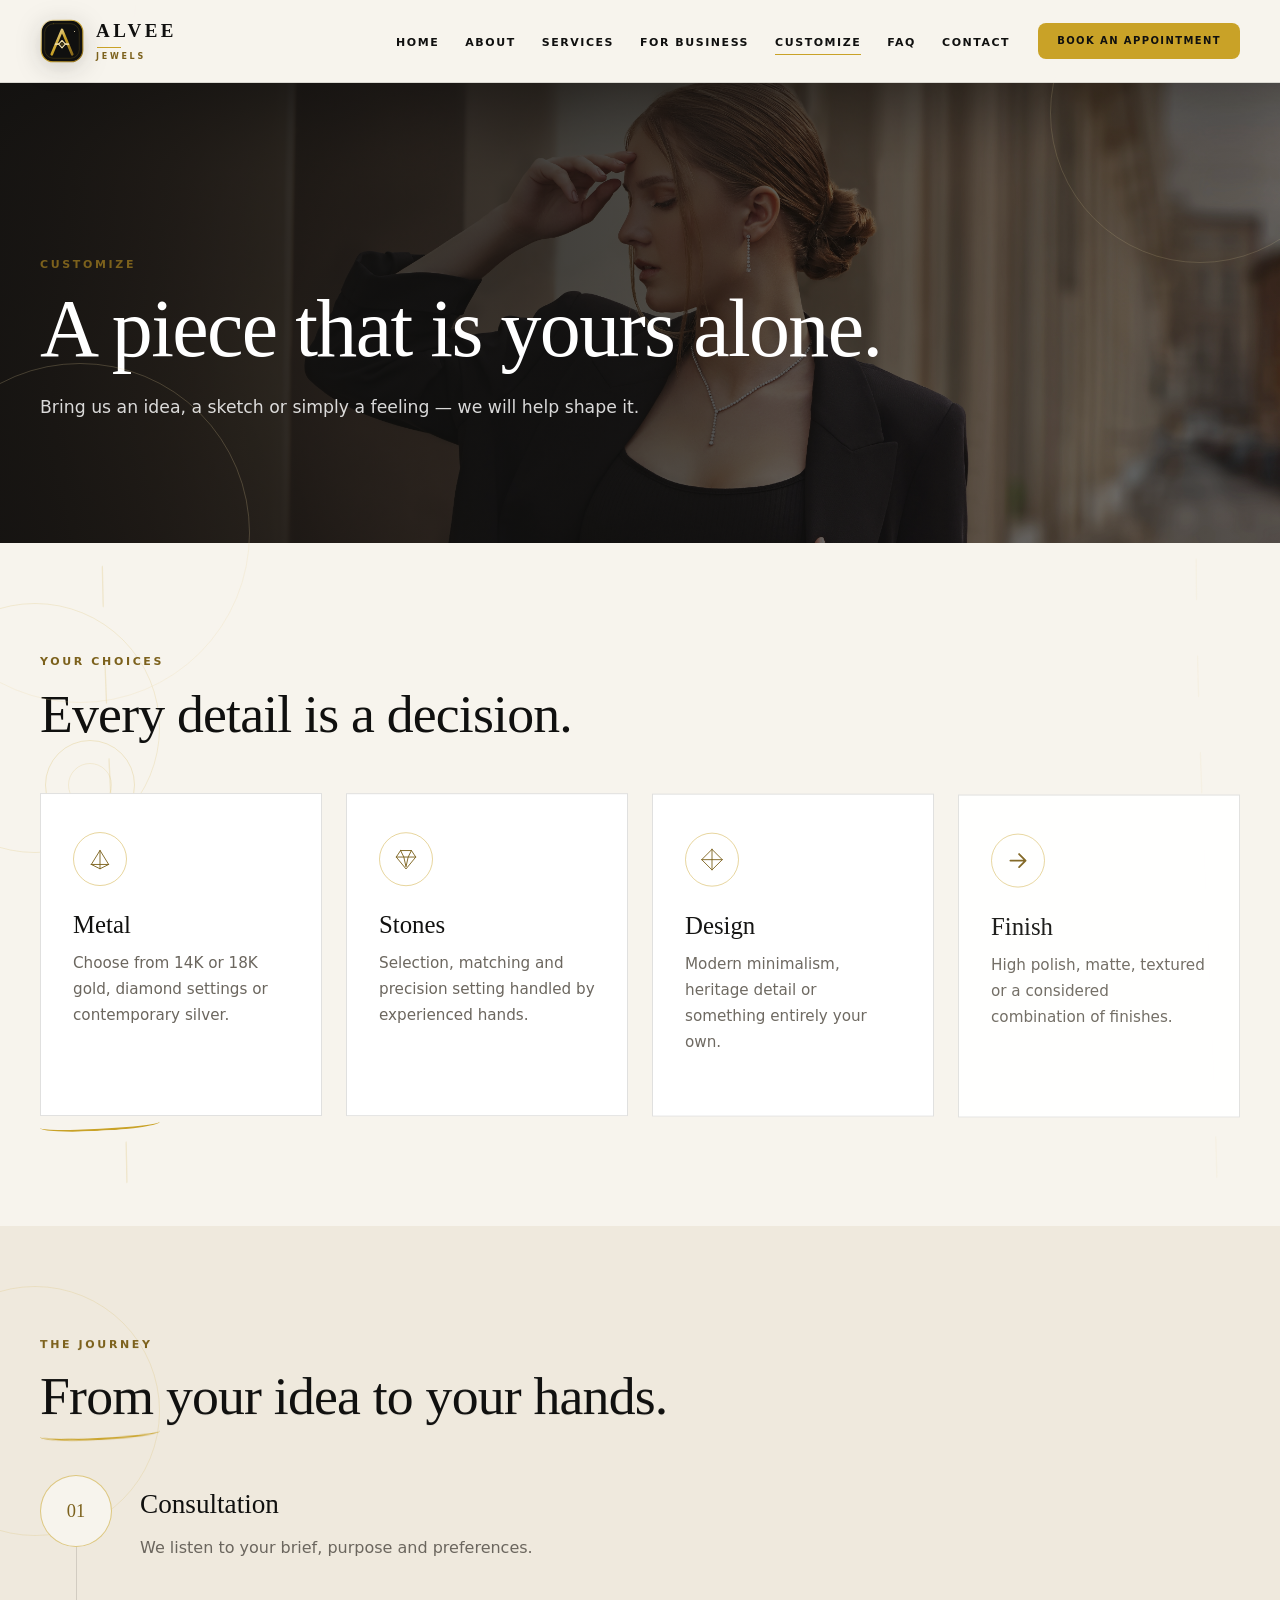
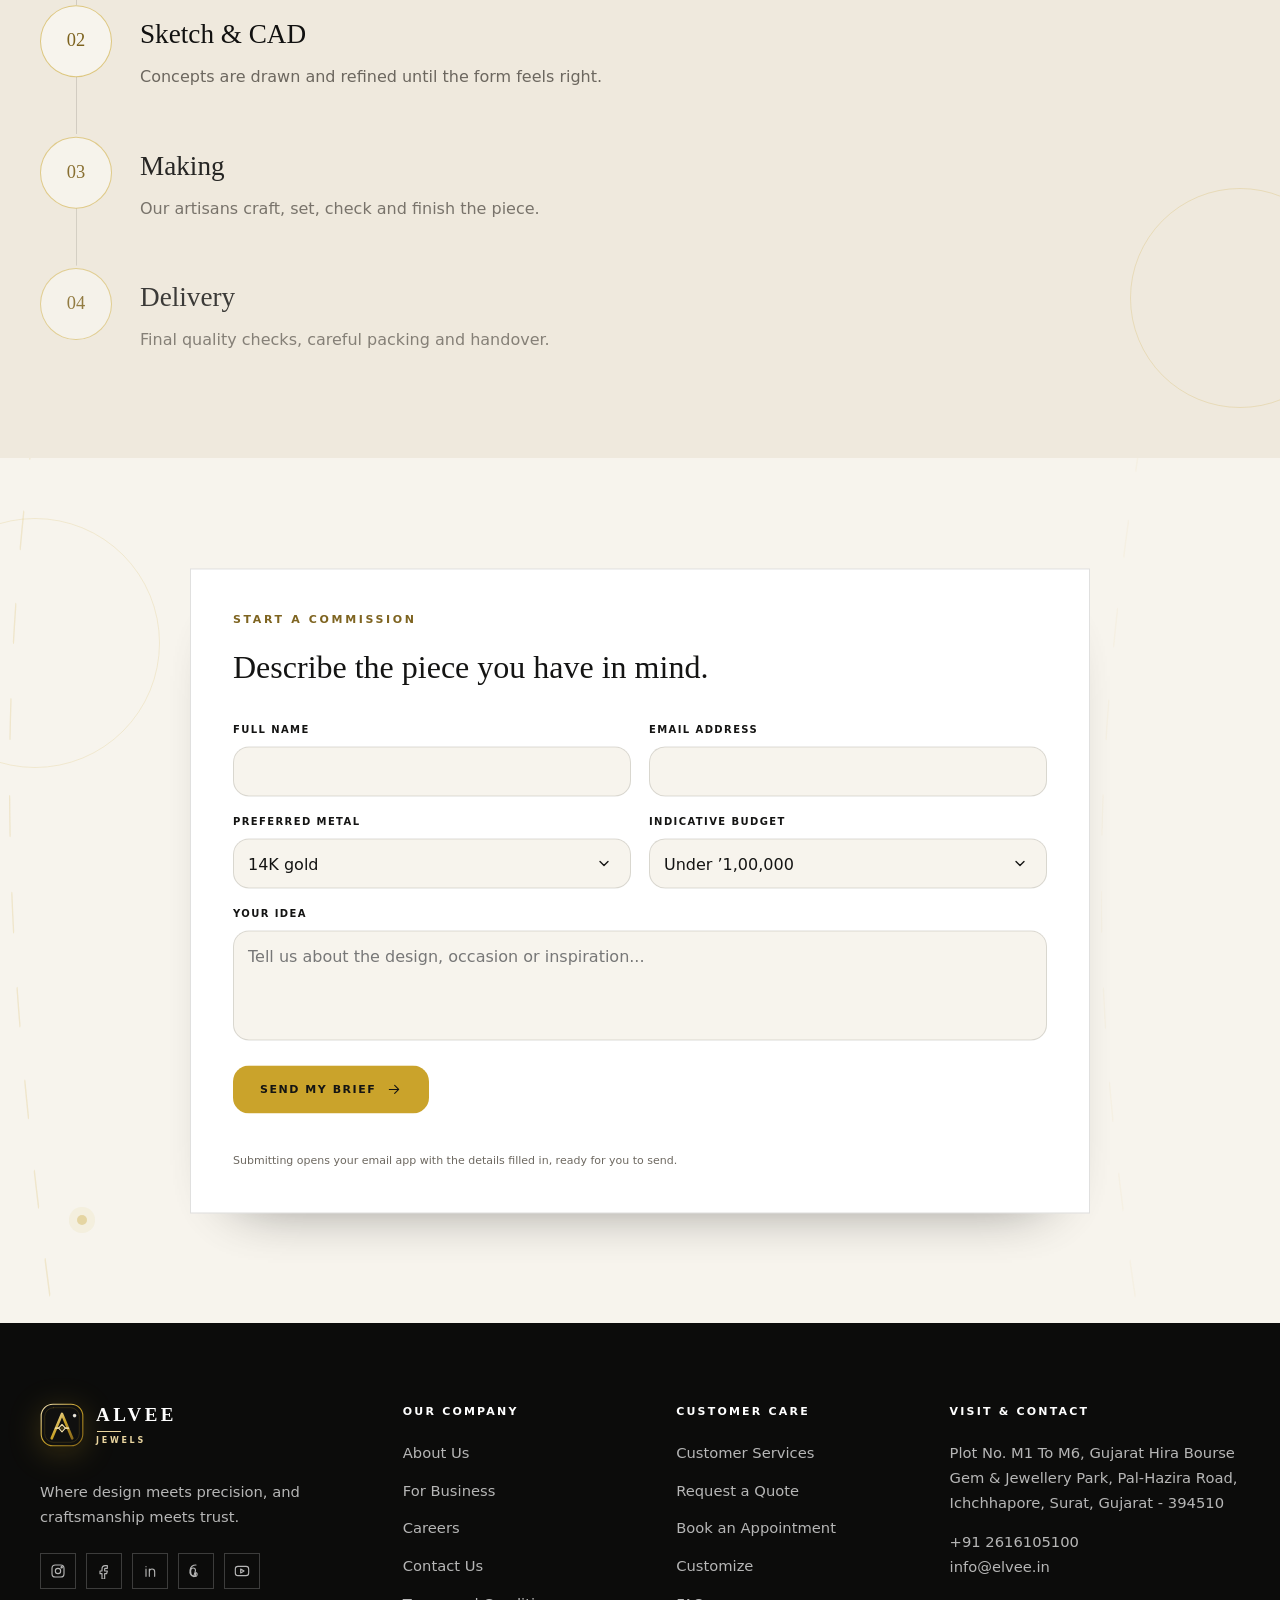
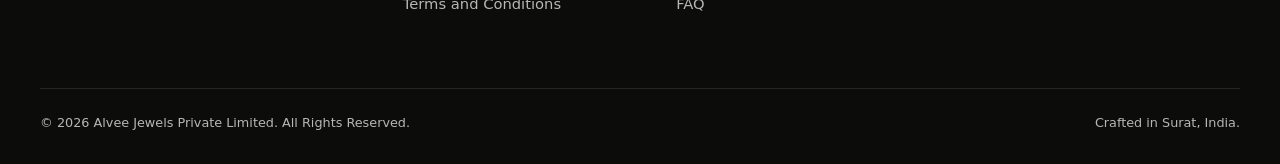
<file: customize.html>
<!doctype html>
<html lang="en">
<head>
  <meta charset="UTF-8">
  <meta name="viewport" content="width=device-width, initial-scale=1">
  <meta name="description" content="Design a bespoke diamond, gold or silver jewellery piece with the artisans at Alvee Jewels.">
  <meta name="theme-color" content="#10100F">
  <meta property="og:type" content="website">
  <meta property="og:title" content="Customize | Alvee Jewels">
  <meta property="og:description" content="Design a bespoke diamond, gold or silver jewellery piece with the artisans at Alvee Jewels.">
  <meta property="og:image" content="assets/images/slider-1.webp">
  <link rel="icon" href="assets/images/favicon.svg" type="image/svg+xml">
  <link rel="stylesheet" href="assets/css/styles.css">
  <script type="application/ld+json">{
  "@context": "https://schema.org",
  "@type": "JewelryStore",
  "name": "Alvee Jewels",
  "legalName": "Alvee Jewels Private Limited",
  "telephone": "+91 2616105100",
  "email": "info@elvee.in",
  "address": {
    "@type": "PostalAddress",
    "streetAddress": "Plot No. M1 To M6, Gujarat Hira Bourse Gem & Jewellery Park, Pal-Hazira Road, Ichchhapore, Surat, Gujarat - 394510",
    "addressLocality": "Surat",
    "addressRegion": "Gujarat",
    "addressCountry": "IN"
  },
  "url": "https://www.elveester.com/customize.html"
}</script>
  <title>Customize | Alvee Jewels</title>
</head>
<body>
<div class="page-shell">

<div class="side-decor" aria-hidden="true">
  <svg class="side-decor__path side-decor__path--left" viewBox="0 0 180 900" preserveAspectRatio="none">
    <path d="M150 -20 C 20 170, 210 300, 80 470 S 20 720, 130 920" />
  </svg>
  <svg class="side-decor__path side-decor__path--right" viewBox="0 0 180 900" preserveAspectRatio="none">
    <path d="M30 -20 C 170 170, -20 320, 110 500 S 170 740, 50 920" />
  </svg>
  <span class="side-decor__shape side-decor__shape--ring"></span>
  <span class="side-decor__shape side-decor__shape--diamond"></span>
  <span class="side-decor__shape side-decor__shape--dot"></span>
</div>

<a class="skip-link" href="#main-content">Skip to content</a>
<header class="site-header" id="top">
  <div class="container header__inner">
    <a class="brand" href="index.html">
      <svg class="brand__mark" viewBox="0 0 56 56" aria-hidden="true" focusable="false">
    <defs>
      <linearGradient id="alvee-gold-header" x1="0" y1="0" x2="1" y2="1">
        <stop offset="0" stop-color="#F6E7BE"/>
        <stop offset=".48" stop-color="#C9A227"/>
        <stop offset="1" stop-color="#8B6A1B"/>
      </linearGradient>
    </defs>
    <rect x="1.5" y="1.5" width="53" height="53" rx="15" fill="#10100F" stroke="url(#alvee-gold-header)" stroke-width="1.4"/>
    <rect x="6" y="6" width="44" height="44" rx="11" fill="none" stroke="#C9A227" stroke-opacity=".28" stroke-width=".8"/>
    <path d="M15 45 28 14 41 45" fill="none" stroke="url(#alvee-gold-header)" stroke-width="3.4" stroke-linecap="round" stroke-linejoin="round"/>
    <path d="M20 32h16" fill="none" stroke="#EAD6A0" stroke-width="2.4" stroke-linecap="round"/>
    <path class="brand__gem" d="M28 27.3 32.2 32 28 36.7 23.8 32Z" fill="#10100F" stroke="#F6E7BE" stroke-width="1.3" stroke-linejoin="round"/>
    <path d="M28 27.3v9.4M23.8 32h8.4" fill="none" stroke="#C9A227" stroke-opacity=".7" stroke-width=".6"/>
    <circle cx="44" cy="16" r="1.5" fill="#F6E7BE"/>
  </svg>
      <span class="brand__text"><strong>ALVEE</strong><small>JEWELS</small></span>
    </a>
    <button class="nav-toggle" type="button" aria-label="Open menu" aria-expanded="false" aria-controls="primary-nav">
      <span></span><span></span><span></span>
    </button>
    <nav class="primary-nav" id="primary-nav" aria-label="Primary navigation">
      <ul><li><a class="nav-link" href="index.html">Home</a></li><li><a class="nav-link" href="about.html">About</a></li><li><a class="nav-link" href="customer-services.html">Services</a></li><li><a class="nav-link" href="b2b.html">For Business</a></li><li><a class="nav-link" href="customize.html" aria-current="page">Customize</a></li><li><a class="nav-link" href="faq.html">FAQ</a></li><li><a class="nav-link" href="contact.html">Contact</a></li></ul>
    </nav>
    <a class="btn btn--small btn--gold header__cta" href="appointment.html">Book an Appointment</a>
  </div>
</header>
<div class="scroll-progress" aria-hidden="true"><span></span></div>
<main id="main-content">


<section class="page-hero" style="background-image:linear-gradient(90deg, rgba(16,16,15,.94) 0%, rgba(16,16,15,.72) 55%, rgba(16,16,15,.35) 100%), url('assets/images/slider-1.webp')">
  <div class="page-hero__inner container">
    <p class="eyebrow reveal">Customize</p>
    <h1 class="reveal" style="--delay:.08s">A piece that is yours alone.</h1>
    <p class="page-hero__text reveal" style="--delay:.16s">Bring us an idea, a sketch or simply a feeling — we will help shape it.</p>
  </div>
</section>
<section class="section">
  <div class="container">
    <div class="section__head reveal"><p class="eyebrow">Your Choices</p><h2 class="section__title">Every detail is a decision.</h2></div>
    <div class="cards cards--four">
      <article class="card reveal"><span class="card__icon"><svg viewBox="0 0 48 48" aria-hidden="true"><path d="M8 34 24 8l16 26-16 8-16-8Z"/><path d="M8 34h32M24 8v34"/></svg></span><h3>Metal</h3><p>Choose from 14K or 18K gold, diamond settings or contemporary silver.</p></article>
      <article class="card reveal" style="--delay:.08s"><span class="card__icon"><svg viewBox="0 0 48 48" aria-hidden="true"><path d="M14 8h20l8 12-18 22L6 20 14 8Z"/><path d="M6 20h36M14 8l6 12 4 18 4-18 6-12"/></svg></span><h3>Stones</h3><p>Selection, matching and precision setting handled by experienced hands.</p></article>
      <article class="card reveal" style="--delay:.16s"><span class="card__icon"><svg viewBox="0 0 48 48" aria-hidden="true"><path d="M24 5 43 24 24 43 5 24 24 5Z"/><path d="M5 24h38M24 5v38"/></svg></span><h3>Design</h3><p>Modern minimalism, heritage detail or something entirely your own.</p></article>
      <article class="card reveal" style="--delay:.24s"><span class="card__icon"><svg viewBox="0 0 24 24" aria-hidden="true"><path d="M5 12h13M13 6l6 6-6 6"/></svg></span><h3>Finish</h3><p>High polish, matte, textured or a considered combination of finishes.</p></article>
    </div>
  </div>
</section>
<section class="section section--tint">
  <div class="container">
    <div class="section__head reveal"><p class="eyebrow">The Journey</p><h2 class="section__title">From your idea to your hands.</h2></div>
    <ol class="timeline">
      <li class="timeline__item reveal"><span class="timeline__dot">01</span><div><h3>Consultation</h3><p>We listen to your brief, purpose and preferences.</p></div></li>
      <li class="timeline__item reveal" style="--delay:.08s"><span class="timeline__dot">02</span><div><h3>Sketch &amp; CAD</h3><p>Concepts are drawn and refined until the form feels right.</p></div></li>
      <li class="timeline__item reveal" style="--delay:.16s"><span class="timeline__dot">03</span><div><h3>Making</h3><p>Our artisans craft, set, check and finish the piece.</p></div></li>
      <li class="timeline__item reveal" style="--delay:.24s"><span class="timeline__dot">04</span><div><h3>Delivery</h3><p>Final quality checks, careful packing and handover.</p></div></li>
    </ol>
  </div>
</section>
<section class="section">
  <div class="container">
    <form class="form-card form-card--wide reveal" data-mailto data-subject="Custom design request" novalidate>
      <p class="eyebrow">Start a commission</p>
      <h2 class="form-card__title">Describe the piece you have in mind.</h2>
      <div class="form-row">
        <div class="field"><label for="u-name">Full name</label><input id="u-name" name="Name" type="text" autocomplete="name" required></div>
        <div class="field"><label for="u-email">Email address</label><input id="u-email" name="Email" type="email" autocomplete="email" required></div>
      </div>
      <div class="form-row">
        <div class="field"><label for="u-metal">Preferred metal</label><select id="u-metal" name="Preferred metal"><option>14K gold</option><option>18K gold</option><option>Silver</option><option>Diamond setting</option><option>Not sure yet</option></select></div>
        <div class="field"><label for="u-budget">Indicative budget</label><select id="u-budget" name="Budget"><option>Under &rsquo;1,00,000</option><option>&rsquo;1,00,000 &ndash; &rsquo;5,00,000</option><option>Above &rsquo;5,00,000</option><option>To be discussed</option></select></div>
      </div>
      <div class="field"><label for="u-idea">Your idea</label><textarea id="u-idea" name="Idea" rows="5" required placeholder="Tell us about the design, occasion or inspiration..."></textarea></div>
      <button class="btn btn--gold" type="submit">Send my brief <svg viewBox="0 0 24 24" aria-hidden="true"><path d="M5 12h13M13 6l6 6-6 6"/></svg></button>
      <p class="form-status" role="status" aria-live="polite"></p>
      <p class="form-hint">Submitting opens your email app with the details filled in, ready for you to send.</p>
    </form>
  </div>
</section>
</main>

<footer class="site-footer">
  <div class="container footer__grid">
    <div class="footer__brand">
      <a class="brand brand--footer" href="index.html">
        <svg class="brand__mark" viewBox="0 0 56 56" aria-hidden="true" focusable="false">
    <defs>
      <linearGradient id="alvee-gold-footer" x1="0" y1="0" x2="1" y2="1">
        <stop offset="0" stop-color="#F6E7BE"/>
        <stop offset=".48" stop-color="#C9A227"/>
        <stop offset="1" stop-color="#8B6A1B"/>
      </linearGradient>
    </defs>
    <rect x="1.5" y="1.5" width="53" height="53" rx="15" fill="#10100F" stroke="url(#alvee-gold-footer)" stroke-width="1.4"/>
    <rect x="6" y="6" width="44" height="44" rx="11" fill="none" stroke="#C9A227" stroke-opacity=".28" stroke-width=".8"/>
    <path d="M15 45 28 14 41 45" fill="none" stroke="url(#alvee-gold-footer)" stroke-width="3.4" stroke-linecap="round" stroke-linejoin="round"/>
    <path d="M20 32h16" fill="none" stroke="#EAD6A0" stroke-width="2.4" stroke-linecap="round"/>
    <path class="brand__gem" d="M28 27.3 32.2 32 28 36.7 23.8 32Z" fill="#10100F" stroke="#F6E7BE" stroke-width="1.3" stroke-linejoin="round"/>
    <path d="M28 27.3v9.4M23.8 32h8.4" fill="none" stroke="#C9A227" stroke-opacity=".7" stroke-width=".6"/>
    <circle cx="44" cy="16" r="1.5" fill="#F6E7BE"/>
  </svg>
        <span class="brand__text"><strong>ALVEE</strong><small>JEWELS</small></span>
      </a>
      <p>Where design meets precision, and craftsmanship meets trust.</p>
      <div class="footer__socials" aria-label="Social media"><a href="https://www.instagram.com/" target="_blank" rel="noopener noreferrer" aria-label="Instagram"><svg viewBox="0 0 24 24" aria-hidden="true"><rect x="3" y="3" width="18" height="18" rx="5"/><circle cx="12" cy="12" r="4"/><circle cx="17.5" cy="6.5" r="1"/></svg></a><a href="https://www.facebook.com/" target="_blank" rel="noopener noreferrer" aria-label="Facebook"><svg viewBox="0 0 24 24" aria-hidden="true"><path d="M14 8h3V4h-3c-3 0-5 2-5 5v3H6v4h3v8h4v-8h3l1-4h-4V9c0-.6.4-1 1-1Z"/></svg></a><a href="https://www.linkedin.com/" target="_blank" rel="noopener noreferrer" aria-label="LinkedIn"><svg viewBox="0 0 24 24" aria-hidden="true"><path d="M6 9v11M6 5.5v.01M11 20V9m0 4c0-2.5 2-4 4-4s4 1.3 4 4v7"/></svg></a><a href="https://www.pinterest.com/" target="_blank" rel="noopener noreferrer" aria-label="Pinterest"><svg viewBox="0 0 24 24" aria-hidden="true"><path d="M12 3a9 9 0 0 0-3 17.5c0-2 .4-4 1.5-6.5.4-1 .7-2 .7-3 0-2-1.4-3.5-3.4-3.5C5.7 7.5 4 9.7 4 12.6c0 4.4 2.7 7.4 6.5 7.4 1.2 0 2.4-.6 2.8-1.4.3-.8.6-1.9.3-2.7-.3-.7-.6-1-1.3-1-.7 0-1.2.5-1.2 1.2 0 .8.3 1.8.2 2.4"/></svg></a><a href="https://www.youtube.com/" target="_blank" rel="noopener noreferrer" aria-label="YouTube"><svg viewBox="0 0 24 24" aria-hidden="true"><rect x="2" y="5" width="20" height="14" rx="4"/><path d="m10 9 5 3-5 3V9Z"/></svg></a></div>
    </div>
    <div class="footer__col">
      <h2>Our Company</h2>
      <ul><li><a href="about.html">About Us</a></li><li><a href="b2b.html">For Business</a></li><li><a href="careers.html">Careers</a></li><li><a href="contact.html">Contact Us</a></li><li><a href="terms.html">Terms and Conditions</a></li></ul>
    </div>
    <div class="footer__col">
      <h2>Customer Care</h2>
      <ul><li><a href="customer-services.html">Customer Services</a></li><li><a href="b2b.html#rfq">Request a Quote</a></li><li><a href="appointment.html">Book an Appointment</a></li><li><a href="customize.html">Customize</a></li><li><a href="faq.html">FAQ</a></li></ul>
    </div>
    <div class="footer__col">
      <h2>Visit &amp; Contact</h2>
      <p>Plot No. M1 To M6, Gujarat Hira Bourse Gem & Jewellery Park, Pal-Hazira Road, Ichchhapore, Surat, Gujarat - 394510</p>
      <p><a href="tel:+912616105100">+91 2616105100</a><br><a href="mailto:info@elvee.in">info@elvee.in</a></p>
    </div>
  </div>
  <div class="container footer__bottom">
    <p>&copy; <span id="year">2026</span> Alvee Jewels Private Limited. All Rights Reserved.</p>
    <p>Crafted in Surat, India.</p>
  </div>
</footer>
<button class="to-top" type="button" aria-label="Back to top" title="Back to top"><svg viewBox="0 0 24 24" aria-hidden="true"><path d="M5 12h13M13 6l6 6-6 6"/></svg></button>
</div>
<script src="assets/js/gsap.min.js" defer></script>
<script src="assets/js/ScrollTrigger.min.js" defer></script>
<script src="assets/js/main.js" defer></script>
</body>
</html>
</file>
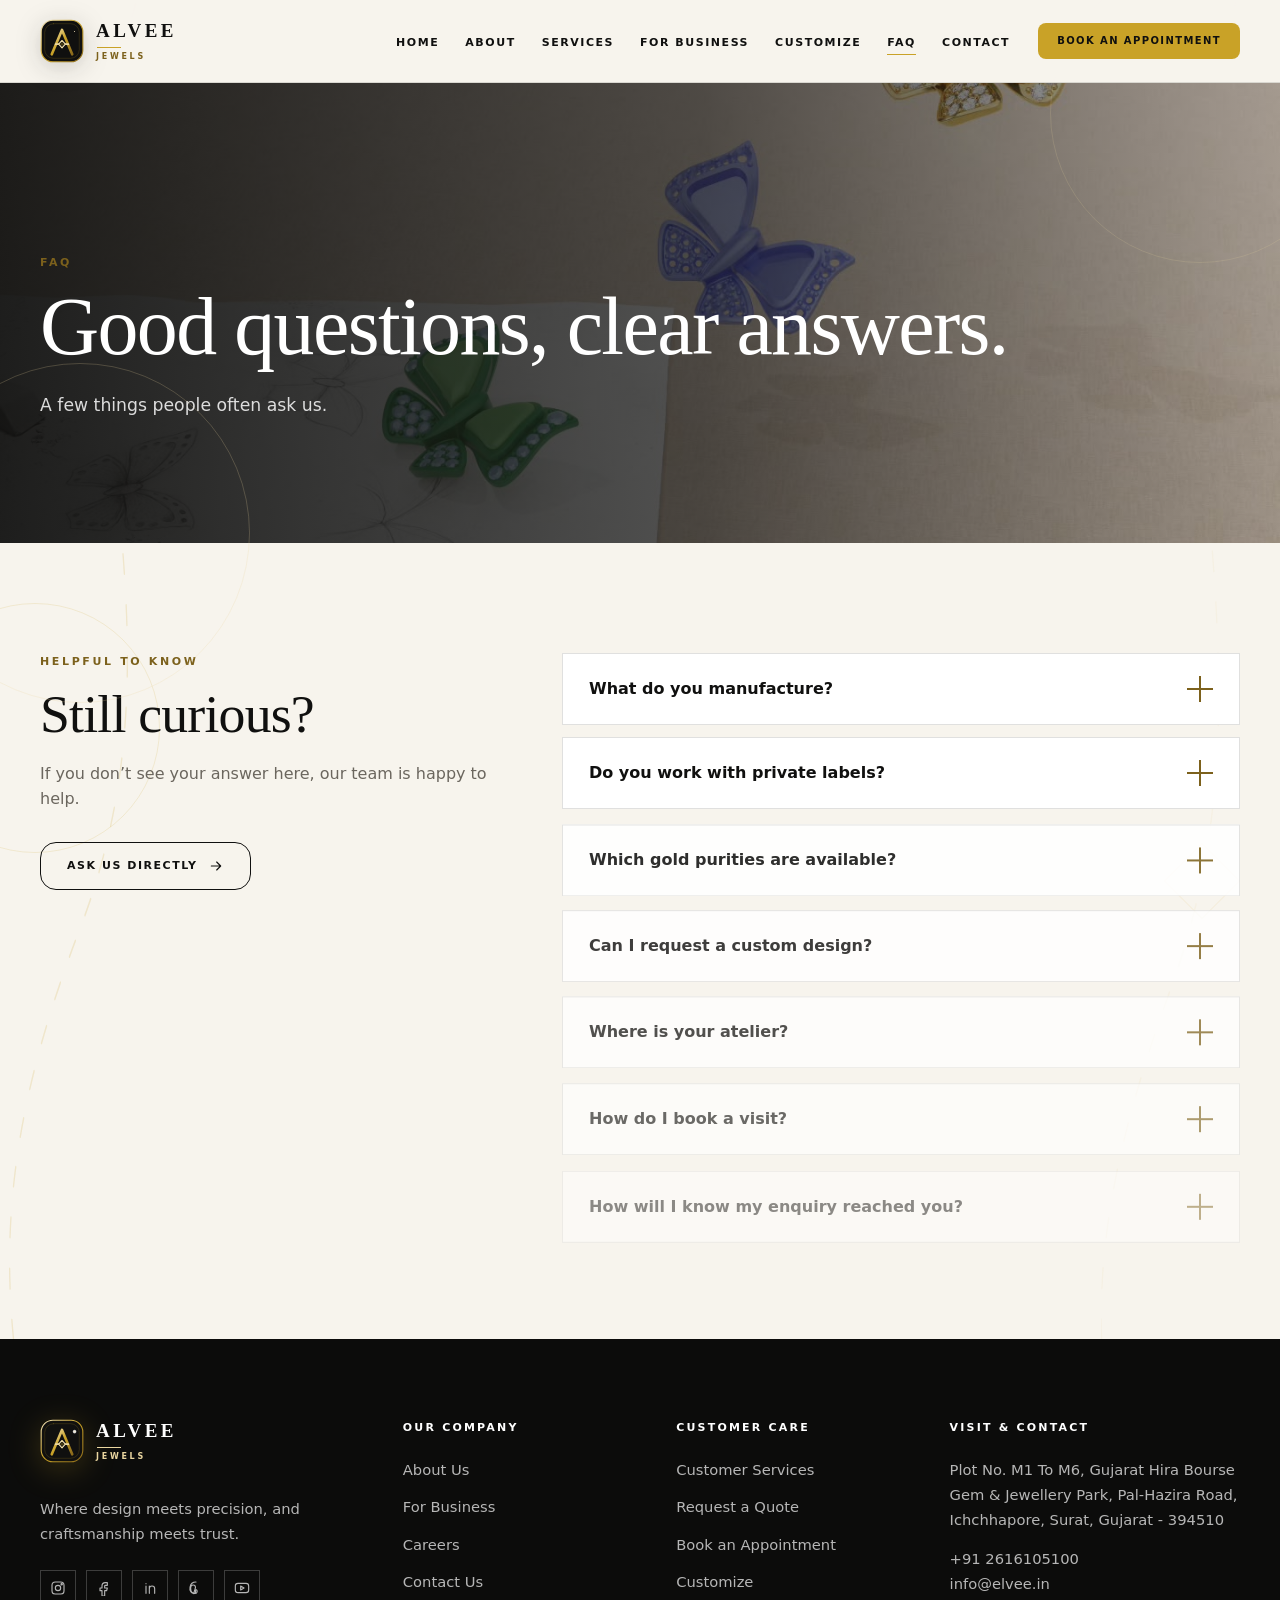
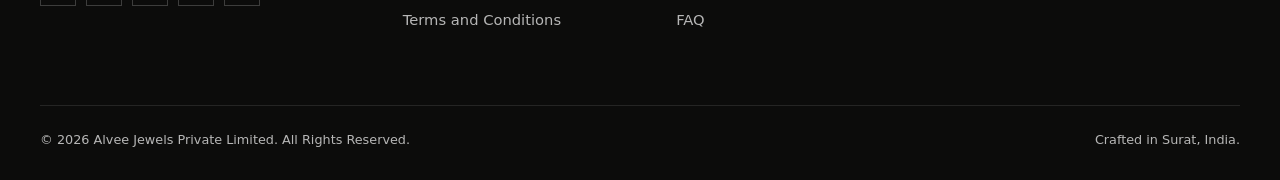
<file: faq.html>
<!doctype html>
<html lang="en">
<head>
  <meta charset="UTF-8">
  <meta name="viewport" content="width=device-width, initial-scale=1">
  <meta name="description" content="Answers to common questions about Alvee Jewels, our jewellery, private-label work and appointments.">
  <meta name="theme-color" content="#10100F">
  <meta property="og:type" content="website">
  <meta property="og:title" content="FAQ | Alvee Jewels">
  <meta property="og:description" content="Answers to common questions about Alvee Jewels, our jewellery, private-label work and appointments.">
  <meta property="og:image" content="assets/images/slider-1.webp">
  <link rel="icon" href="assets/images/favicon.svg" type="image/svg+xml">
  <link rel="stylesheet" href="assets/css/styles.css">
  <script type="application/ld+json">{
  "@context": "https://schema.org",
  "@type": "JewelryStore",
  "name": "Alvee Jewels",
  "legalName": "Alvee Jewels Private Limited",
  "telephone": "+91 2616105100",
  "email": "info@elvee.in",
  "address": {
    "@type": "PostalAddress",
    "streetAddress": "Plot No. M1 To M6, Gujarat Hira Bourse Gem & Jewellery Park, Pal-Hazira Road, Ichchhapore, Surat, Gujarat - 394510",
    "addressLocality": "Surat",
    "addressRegion": "Gujarat",
    "addressCountry": "IN"
  },
  "url": "https://www.elveester.com/faq.html"
}</script>
  <title>FAQ | Alvee Jewels</title>
</head>
<body>
<div class="page-shell">

<div class="side-decor" aria-hidden="true">
  <svg class="side-decor__path side-decor__path--left" viewBox="0 0 180 900" preserveAspectRatio="none">
    <path d="M150 -20 C 20 170, 210 300, 80 470 S 20 720, 130 920" />
  </svg>
  <svg class="side-decor__path side-decor__path--right" viewBox="0 0 180 900" preserveAspectRatio="none">
    <path d="M30 -20 C 170 170, -20 320, 110 500 S 170 740, 50 920" />
  </svg>
  <span class="side-decor__shape side-decor__shape--ring"></span>
  <span class="side-decor__shape side-decor__shape--diamond"></span>
  <span class="side-decor__shape side-decor__shape--dot"></span>
</div>

<a class="skip-link" href="#main-content">Skip to content</a>
<header class="site-header" id="top">
  <div class="container header__inner">
    <a class="brand" href="index.html">
      <svg class="brand__mark" viewBox="0 0 56 56" aria-hidden="true" focusable="false">
    <defs>
      <linearGradient id="alvee-gold-header" x1="0" y1="0" x2="1" y2="1">
        <stop offset="0" stop-color="#F6E7BE"/>
        <stop offset=".48" stop-color="#C9A227"/>
        <stop offset="1" stop-color="#8B6A1B"/>
      </linearGradient>
    </defs>
    <rect x="1.5" y="1.5" width="53" height="53" rx="15" fill="#10100F" stroke="url(#alvee-gold-header)" stroke-width="1.4"/>
    <rect x="6" y="6" width="44" height="44" rx="11" fill="none" stroke="#C9A227" stroke-opacity=".28" stroke-width=".8"/>
    <path d="M15 45 28 14 41 45" fill="none" stroke="url(#alvee-gold-header)" stroke-width="3.4" stroke-linecap="round" stroke-linejoin="round"/>
    <path d="M20 32h16" fill="none" stroke="#EAD6A0" stroke-width="2.4" stroke-linecap="round"/>
    <path class="brand__gem" d="M28 27.3 32.2 32 28 36.7 23.8 32Z" fill="#10100F" stroke="#F6E7BE" stroke-width="1.3" stroke-linejoin="round"/>
    <path d="M28 27.3v9.4M23.8 32h8.4" fill="none" stroke="#C9A227" stroke-opacity=".7" stroke-width=".6"/>
    <circle cx="44" cy="16" r="1.5" fill="#F6E7BE"/>
  </svg>
      <span class="brand__text"><strong>ALVEE</strong><small>JEWELS</small></span>
    </a>
    <button class="nav-toggle" type="button" aria-label="Open menu" aria-expanded="false" aria-controls="primary-nav">
      <span></span><span></span><span></span>
    </button>
    <nav class="primary-nav" id="primary-nav" aria-label="Primary navigation">
      <ul><li><a class="nav-link" href="index.html">Home</a></li><li><a class="nav-link" href="about.html">About</a></li><li><a class="nav-link" href="customer-services.html">Services</a></li><li><a class="nav-link" href="b2b.html">For Business</a></li><li><a class="nav-link" href="customize.html">Customize</a></li><li><a class="nav-link" href="faq.html" aria-current="page">FAQ</a></li><li><a class="nav-link" href="contact.html">Contact</a></li></ul>
    </nav>
    <a class="btn btn--small btn--gold header__cta" href="appointment.html">Book an Appointment</a>
  </div>
</header>
<div class="scroll-progress" aria-hidden="true"><span></span></div>
<main id="main-content">


<section class="page-hero" style="background-image:linear-gradient(90deg, rgba(16,16,15,.94) 0%, rgba(16,16,15,.72) 55%, rgba(16,16,15,.35) 100%), url('assets/images/social-banner-1.png')">
  <div class="page-hero__inner container">
    <p class="eyebrow reveal">FAQ</p>
    <h1 class="reveal" style="--delay:.08s">Good questions, clear answers.</h1>
    <p class="page-hero__text reveal" style="--delay:.16s">A few things people often ask us.</p>
  </div>
</section>
<section class="section">
  <div class="container faq-layout">
    <div class="faq-intro reveal">
      <p class="eyebrow">Helpful to know</p>
      <h2 class="section__title">Still curious?</h2>
      <p>If you don&rsquo;t see your answer here, our team is happy to help.</p>
      <a class="btn btn--outline" href="contact.html">Ask us directly <svg viewBox="0 0 24 24" aria-hidden="true"><path d="M5 12h13M13 6l6 6-6 6"/></svg></a>
    </div>
    <div class="faq-list">
      <details class="faq-item reveal"><summary>What do you manufacture?<span class="faq-icon" aria-hidden="true"></span></summary><div class="faq-answer"><p>We craft diamond, gold and silver jewellery, including 14K and 18K gold pieces, for retailers, wholesalers and private labels.</p></div></details>
      <details class="faq-item reveal" style="--delay:.05s"><summary>Do you work with private labels?<span class="faq-icon" aria-hidden="true"></span></summary><div class="faq-answer"><p>Yes. We manufacture to partner specifications under private-label arrangements and also support job-work models.</p></div></details>
      <details class="faq-item reveal" style="--delay:.1s"><summary>Which gold purities are available?<span class="faq-icon" aria-hidden="true"></span></summary><div class="faq-answer"><p>Our gold jewellery is crafted in 14K and 18K purity, with finishing and design handled in our own atelier.</p></div></details>
      <details class="faq-item reveal" style="--delay:.15s"><summary>Can I request a custom design?<span class="faq-icon" aria-hidden="true"></span></summary><div class="faq-answer"><p>Absolutely. Share your idea through our <a href="customize.html">Customize page</a> and we will guide it from sketch to finished piece.</p></div></details>
      <details class="faq-item reveal" style="--delay:.2s"><summary>Where is your atelier?<span class="faq-icon" aria-hidden="true"></span></summary><div class="faq-answer"><p>We are based at Plot No. M1 To M6, Gujarat Hira Bourse Gem &amp; Jewellery Park, Pal-Hazira Road, Ichchhapore, Surat, Gujarat - 394510.</p></div></details>
      <details class="faq-item reveal" style="--delay:.25s"><summary>How do I book a visit?<span class="faq-icon" aria-hidden="true"></span></summary><div class="faq-answer"><p>Use our <a href="appointment.html">Book an Appointment</a> page or call us on <a href="tel:+912616105100">+91 2616105100</a>.</p></div></details>
      <details class="faq-item reveal" style="--delay:.3s"><summary>How will I know my enquiry reached you?<span class="faq-icon" aria-hidden="true"></span></summary><div class="faq-answer"><p>Our forms open your email app with the message ready to send. You will see a copy in your sent folder once you send it.</p></div></details>
    </div>
  </div>
</section>
</main>

<footer class="site-footer">
  <div class="container footer__grid">
    <div class="footer__brand">
      <a class="brand brand--footer" href="index.html">
        <svg class="brand__mark" viewBox="0 0 56 56" aria-hidden="true" focusable="false">
    <defs>
      <linearGradient id="alvee-gold-footer" x1="0" y1="0" x2="1" y2="1">
        <stop offset="0" stop-color="#F6E7BE"/>
        <stop offset=".48" stop-color="#C9A227"/>
        <stop offset="1" stop-color="#8B6A1B"/>
      </linearGradient>
    </defs>
    <rect x="1.5" y="1.5" width="53" height="53" rx="15" fill="#10100F" stroke="url(#alvee-gold-footer)" stroke-width="1.4"/>
    <rect x="6" y="6" width="44" height="44" rx="11" fill="none" stroke="#C9A227" stroke-opacity=".28" stroke-width=".8"/>
    <path d="M15 45 28 14 41 45" fill="none" stroke="url(#alvee-gold-footer)" stroke-width="3.4" stroke-linecap="round" stroke-linejoin="round"/>
    <path d="M20 32h16" fill="none" stroke="#EAD6A0" stroke-width="2.4" stroke-linecap="round"/>
    <path class="brand__gem" d="M28 27.3 32.2 32 28 36.7 23.8 32Z" fill="#10100F" stroke="#F6E7BE" stroke-width="1.3" stroke-linejoin="round"/>
    <path d="M28 27.3v9.4M23.8 32h8.4" fill="none" stroke="#C9A227" stroke-opacity=".7" stroke-width=".6"/>
    <circle cx="44" cy="16" r="1.5" fill="#F6E7BE"/>
  </svg>
        <span class="brand__text"><strong>ALVEE</strong><small>JEWELS</small></span>
      </a>
      <p>Where design meets precision, and craftsmanship meets trust.</p>
      <div class="footer__socials" aria-label="Social media"><a href="https://www.instagram.com/" target="_blank" rel="noopener noreferrer" aria-label="Instagram"><svg viewBox="0 0 24 24" aria-hidden="true"><rect x="3" y="3" width="18" height="18" rx="5"/><circle cx="12" cy="12" r="4"/><circle cx="17.5" cy="6.5" r="1"/></svg></a><a href="https://www.facebook.com/" target="_blank" rel="noopener noreferrer" aria-label="Facebook"><svg viewBox="0 0 24 24" aria-hidden="true"><path d="M14 8h3V4h-3c-3 0-5 2-5 5v3H6v4h3v8h4v-8h3l1-4h-4V9c0-.6.4-1 1-1Z"/></svg></a><a href="https://www.linkedin.com/" target="_blank" rel="noopener noreferrer" aria-label="LinkedIn"><svg viewBox="0 0 24 24" aria-hidden="true"><path d="M6 9v11M6 5.5v.01M11 20V9m0 4c0-2.5 2-4 4-4s4 1.3 4 4v7"/></svg></a><a href="https://www.pinterest.com/" target="_blank" rel="noopener noreferrer" aria-label="Pinterest"><svg viewBox="0 0 24 24" aria-hidden="true"><path d="M12 3a9 9 0 0 0-3 17.5c0-2 .4-4 1.5-6.5.4-1 .7-2 .7-3 0-2-1.4-3.5-3.4-3.5C5.7 7.5 4 9.7 4 12.6c0 4.4 2.7 7.4 6.5 7.4 1.2 0 2.4-.6 2.8-1.4.3-.8.6-1.9.3-2.7-.3-.7-.6-1-1.3-1-.7 0-1.2.5-1.2 1.2 0 .8.3 1.8.2 2.4"/></svg></a><a href="https://www.youtube.com/" target="_blank" rel="noopener noreferrer" aria-label="YouTube"><svg viewBox="0 0 24 24" aria-hidden="true"><rect x="2" y="5" width="20" height="14" rx="4"/><path d="m10 9 5 3-5 3V9Z"/></svg></a></div>
    </div>
    <div class="footer__col">
      <h2>Our Company</h2>
      <ul><li><a href="about.html">About Us</a></li><li><a href="b2b.html">For Business</a></li><li><a href="careers.html">Careers</a></li><li><a href="contact.html">Contact Us</a></li><li><a href="terms.html">Terms and Conditions</a></li></ul>
    </div>
    <div class="footer__col">
      <h2>Customer Care</h2>
      <ul><li><a href="customer-services.html">Customer Services</a></li><li><a href="b2b.html#rfq">Request a Quote</a></li><li><a href="appointment.html">Book an Appointment</a></li><li><a href="customize.html">Customize</a></li><li><a href="faq.html">FAQ</a></li></ul>
    </div>
    <div class="footer__col">
      <h2>Visit &amp; Contact</h2>
      <p>Plot No. M1 To M6, Gujarat Hira Bourse Gem & Jewellery Park, Pal-Hazira Road, Ichchhapore, Surat, Gujarat - 394510</p>
      <p><a href="tel:+912616105100">+91 2616105100</a><br><a href="mailto:info@elvee.in">info@elvee.in</a></p>
    </div>
  </div>
  <div class="container footer__bottom">
    <p>&copy; <span id="year">2026</span> Alvee Jewels Private Limited. All Rights Reserved.</p>
    <p>Crafted in Surat, India.</p>
  </div>
</footer>
<button class="to-top" type="button" aria-label="Back to top" title="Back to top"><svg viewBox="0 0 24 24" aria-hidden="true"><path d="M5 12h13M13 6l6 6-6 6"/></svg></button>
</div>
<script src="assets/js/gsap.min.js" defer></script>
<script src="assets/js/ScrollTrigger.min.js" defer></script>
<script src="assets/js/main.js" defer></script>
</body>
</html>
</file>
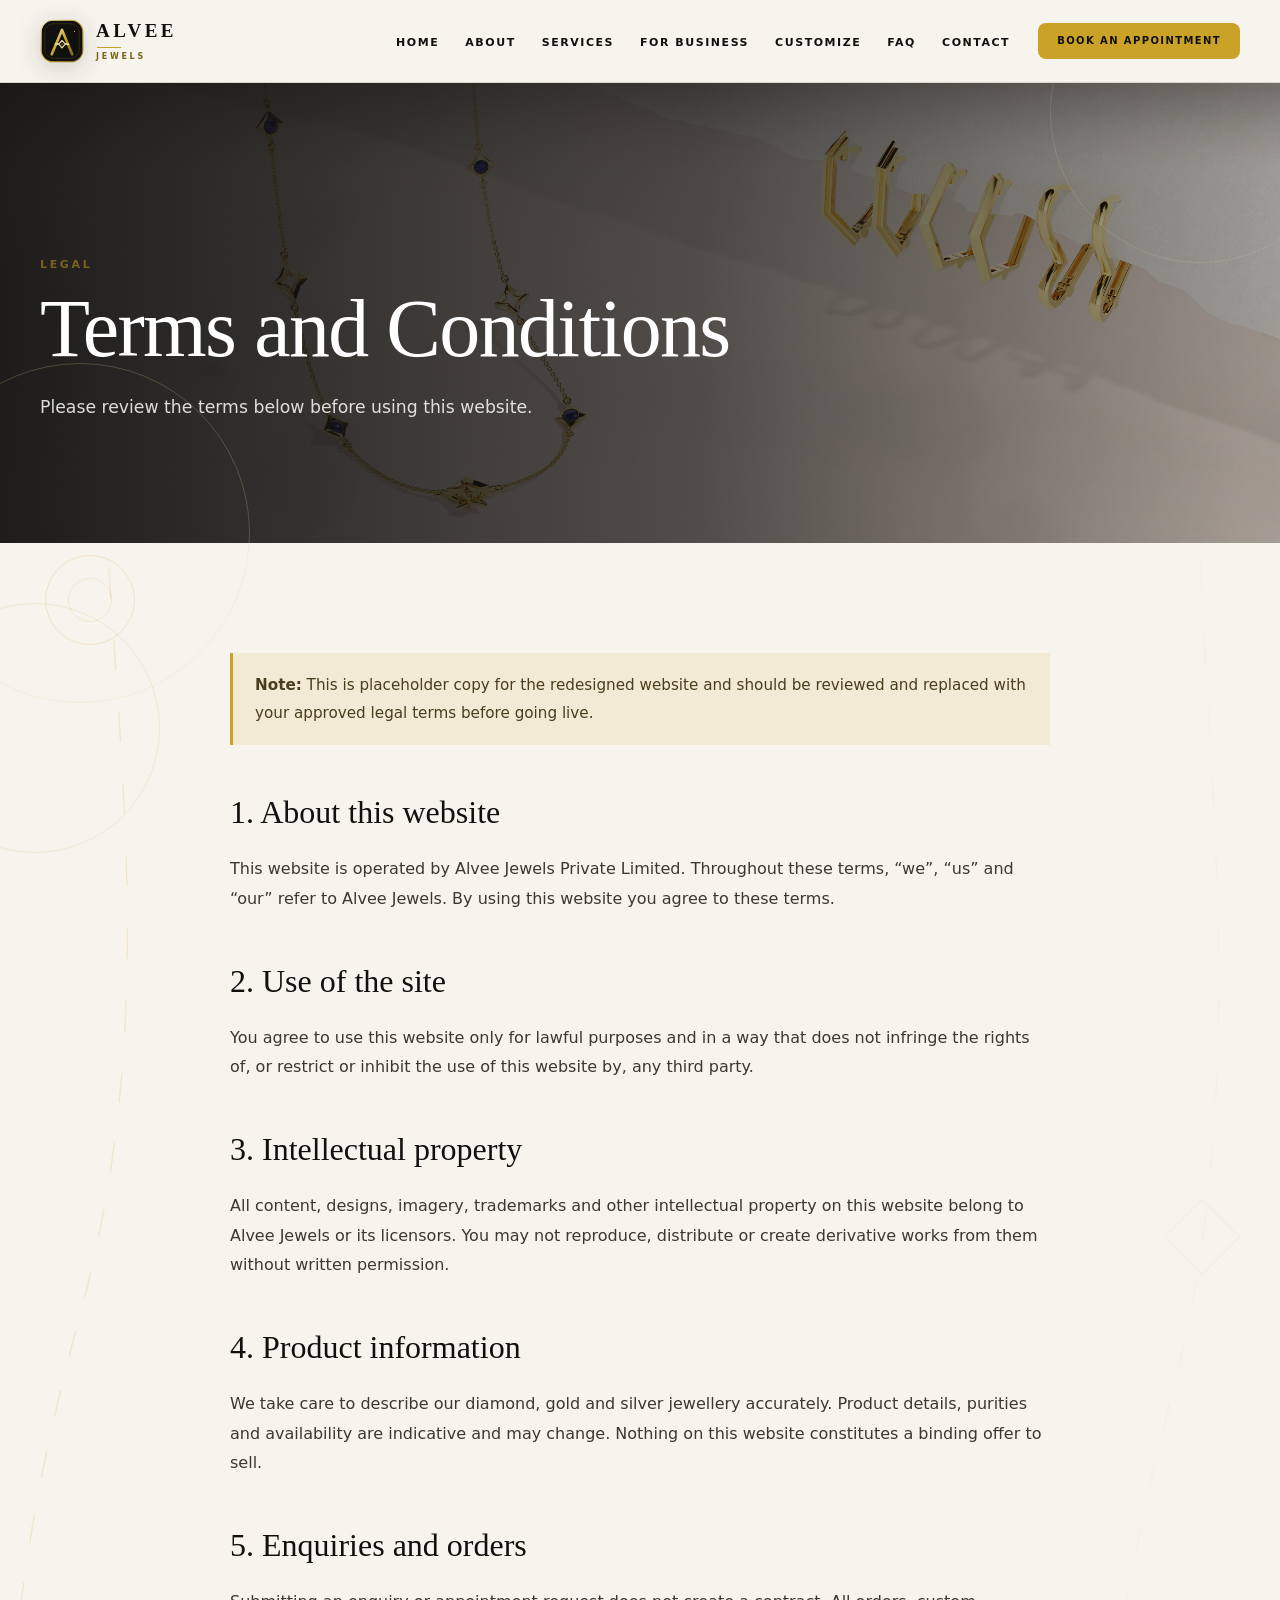
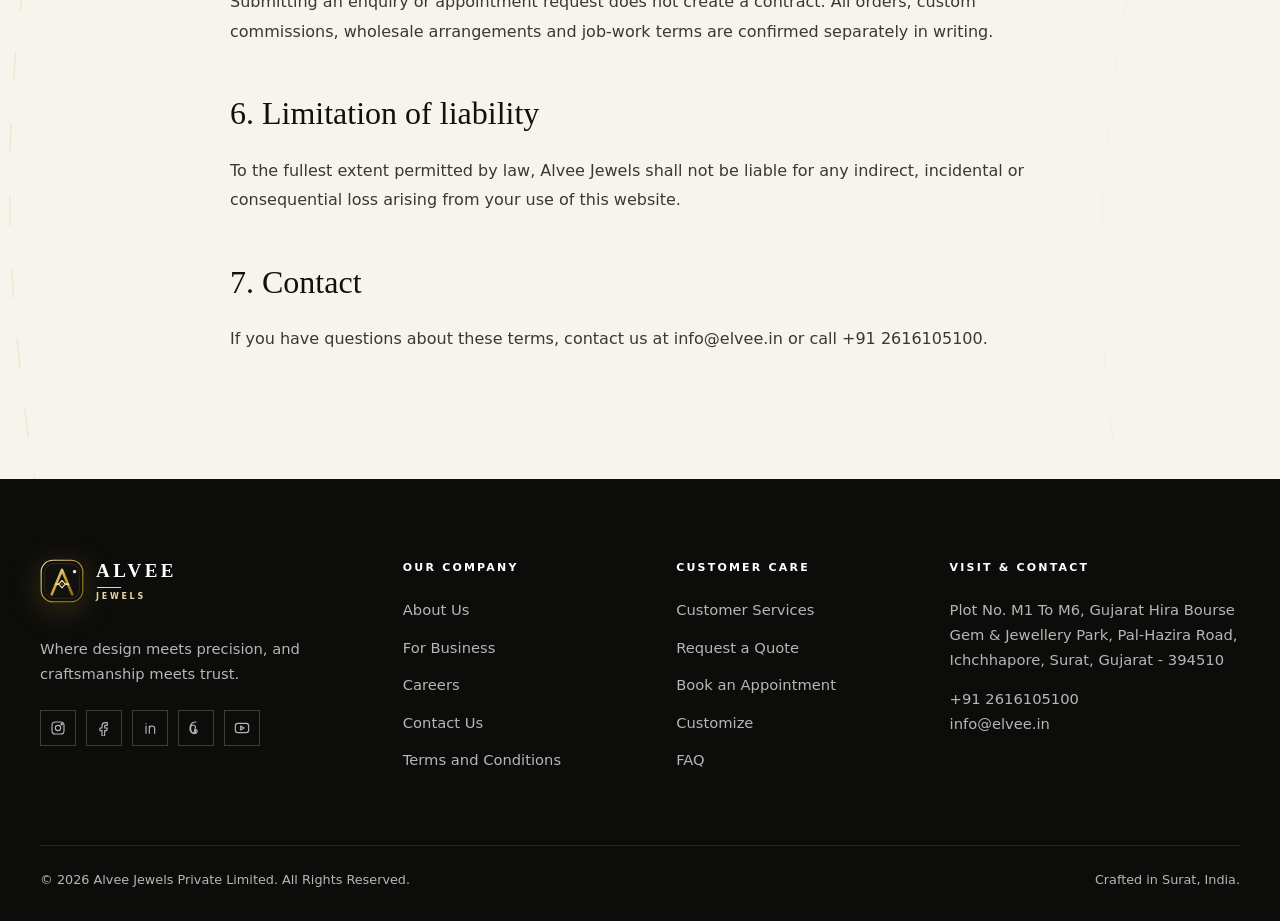
<file: terms.html>
<!doctype html>
<html lang="en">
<head>
  <meta charset="UTF-8">
  <meta name="viewport" content="width=device-width, initial-scale=1">
  <meta name="description" content="Review the website terms and conditions for Alvee Jewels.">
  <meta name="theme-color" content="#10100F">
  <meta property="og:type" content="website">
  <meta property="og:title" content="Terms and Conditions | Alvee Jewels">
  <meta property="og:description" content="Review the website terms and conditions for Alvee Jewels.">
  <meta property="og:image" content="assets/images/slider-1.webp">
  <link rel="icon" href="assets/images/favicon.svg" type="image/svg+xml">
  <link rel="stylesheet" href="assets/css/styles.css">
  <script type="application/ld+json">{
  "@context": "https://schema.org",
  "@type": "JewelryStore",
  "name": "Alvee Jewels",
  "legalName": "Alvee Jewels Private Limited",
  "telephone": "+91 2616105100",
  "email": "info@elvee.in",
  "address": {
    "@type": "PostalAddress",
    "streetAddress": "Plot No. M1 To M6, Gujarat Hira Bourse Gem & Jewellery Park, Pal-Hazira Road, Ichchhapore, Surat, Gujarat - 394510",
    "addressLocality": "Surat",
    "addressRegion": "Gujarat",
    "addressCountry": "IN"
  },
  "url": "https://www.elveester.com/terms.html"
}</script>
  <title>Terms and Conditions | Alvee Jewels</title>
</head>
<body>
<div class="page-shell">

<div class="side-decor" aria-hidden="true">
  <svg class="side-decor__path side-decor__path--left" viewBox="0 0 180 900" preserveAspectRatio="none">
    <path d="M150 -20 C 20 170, 210 300, 80 470 S 20 720, 130 920" />
  </svg>
  <svg class="side-decor__path side-decor__path--right" viewBox="0 0 180 900" preserveAspectRatio="none">
    <path d="M30 -20 C 170 170, -20 320, 110 500 S 170 740, 50 920" />
  </svg>
  <span class="side-decor__shape side-decor__shape--ring"></span>
  <span class="side-decor__shape side-decor__shape--diamond"></span>
  <span class="side-decor__shape side-decor__shape--dot"></span>
</div>

<a class="skip-link" href="#main-content">Skip to content</a>
<header class="site-header" id="top">
  <div class="container header__inner">
    <a class="brand" href="index.html">
      <svg class="brand__mark" viewBox="0 0 56 56" aria-hidden="true" focusable="false">
    <defs>
      <linearGradient id="alvee-gold-header" x1="0" y1="0" x2="1" y2="1">
        <stop offset="0" stop-color="#F6E7BE"/>
        <stop offset=".48" stop-color="#C9A227"/>
        <stop offset="1" stop-color="#8B6A1B"/>
      </linearGradient>
    </defs>
    <rect x="1.5" y="1.5" width="53" height="53" rx="15" fill="#10100F" stroke="url(#alvee-gold-header)" stroke-width="1.4"/>
    <rect x="6" y="6" width="44" height="44" rx="11" fill="none" stroke="#C9A227" stroke-opacity=".28" stroke-width=".8"/>
    <path d="M15 45 28 14 41 45" fill="none" stroke="url(#alvee-gold-header)" stroke-width="3.4" stroke-linecap="round" stroke-linejoin="round"/>
    <path d="M20 32h16" fill="none" stroke="#EAD6A0" stroke-width="2.4" stroke-linecap="round"/>
    <path class="brand__gem" d="M28 27.3 32.2 32 28 36.7 23.8 32Z" fill="#10100F" stroke="#F6E7BE" stroke-width="1.3" stroke-linejoin="round"/>
    <path d="M28 27.3v9.4M23.8 32h8.4" fill="none" stroke="#C9A227" stroke-opacity=".7" stroke-width=".6"/>
    <circle cx="44" cy="16" r="1.5" fill="#F6E7BE"/>
  </svg>
      <span class="brand__text"><strong>ALVEE</strong><small>JEWELS</small></span>
    </a>
    <button class="nav-toggle" type="button" aria-label="Open menu" aria-expanded="false" aria-controls="primary-nav">
      <span></span><span></span><span></span>
    </button>
    <nav class="primary-nav" id="primary-nav" aria-label="Primary navigation">
      <ul><li><a class="nav-link" href="index.html">Home</a></li><li><a class="nav-link" href="about.html">About</a></li><li><a class="nav-link" href="customer-services.html">Services</a></li><li><a class="nav-link" href="b2b.html">For Business</a></li><li><a class="nav-link" href="customize.html">Customize</a></li><li><a class="nav-link" href="faq.html">FAQ</a></li><li><a class="nav-link" href="contact.html">Contact</a></li></ul>
    </nav>
    <a class="btn btn--small btn--gold header__cta" href="appointment.html">Book an Appointment</a>
  </div>
</header>
<div class="scroll-progress" aria-hidden="true"><span></span></div>
<main id="main-content">


<section class="page-hero" style="background-image:linear-gradient(90deg, rgba(16,16,15,.94) 0%, rgba(16,16,15,.72) 55%, rgba(16,16,15,.35) 100%), url('assets/images/slider-3.webp')">
  <div class="page-hero__inner container">
    <p class="eyebrow reveal">Legal</p>
    <h1 class="reveal" style="--delay:.08s">Terms and Conditions</h1>
    <p class="page-hero__text reveal" style="--delay:.16s">Please review the terms below before using this website.</p>
  </div>
</section>
<section class="section">
  <div class="container prose">
    <p class="notice"><strong>Note:</strong> This is placeholder copy for the redesigned website and should be reviewed and replaced with your approved legal terms before going live.</p>
    <h2>1. About this website</h2>
    <p>This website is operated by Alvee Jewels Private Limited. Throughout these terms, &ldquo;we&rdquo;, &ldquo;us&rdquo; and &ldquo;our&rdquo; refer to Alvee Jewels. By using this website you agree to these terms.</p>
    <h2>2. Use of the site</h2>
    <p>You agree to use this website only for lawful purposes and in a way that does not infringe the rights of, or restrict or inhibit the use of this website by, any third party.</p>
    <h2>3. Intellectual property</h2>
    <p>All content, designs, imagery, trademarks and other intellectual property on this website belong to Alvee Jewels or its licensors. You may not reproduce, distribute or create derivative works from them without written permission.</p>
    <h2>4. Product information</h2>
    <p>We take care to describe our diamond, gold and silver jewellery accurately. Product details, purities and availability are indicative and may change. Nothing on this website constitutes a binding offer to sell.</p>
    <h2>5. Enquiries and orders</h2>
    <p>Submitting an enquiry or appointment request does not create a contract. All orders, custom commissions, wholesale arrangements and job-work terms are confirmed separately in writing.</p>
    <h2>6. Limitation of liability</h2>
    <p>To the fullest extent permitted by law, Alvee Jewels shall not be liable for any indirect, incidental or consequential loss arising from your use of this website.</p>
    <h2>7. Contact</h2>
    <p>If you have questions about these terms, contact us at <a href="mailto:info@elvee.in">info@elvee.in</a> or call <a href="tel:+912616105100">+91 2616105100</a>.</p>
  </div>
</section>
</main>

<footer class="site-footer">
  <div class="container footer__grid">
    <div class="footer__brand">
      <a class="brand brand--footer" href="index.html">
        <svg class="brand__mark" viewBox="0 0 56 56" aria-hidden="true" focusable="false">
    <defs>
      <linearGradient id="alvee-gold-footer" x1="0" y1="0" x2="1" y2="1">
        <stop offset="0" stop-color="#F6E7BE"/>
        <stop offset=".48" stop-color="#C9A227"/>
        <stop offset="1" stop-color="#8B6A1B"/>
      </linearGradient>
    </defs>
    <rect x="1.5" y="1.5" width="53" height="53" rx="15" fill="#10100F" stroke="url(#alvee-gold-footer)" stroke-width="1.4"/>
    <rect x="6" y="6" width="44" height="44" rx="11" fill="none" stroke="#C9A227" stroke-opacity=".28" stroke-width=".8"/>
    <path d="M15 45 28 14 41 45" fill="none" stroke="url(#alvee-gold-footer)" stroke-width="3.4" stroke-linecap="round" stroke-linejoin="round"/>
    <path d="M20 32h16" fill="none" stroke="#EAD6A0" stroke-width="2.4" stroke-linecap="round"/>
    <path class="brand__gem" d="M28 27.3 32.2 32 28 36.7 23.8 32Z" fill="#10100F" stroke="#F6E7BE" stroke-width="1.3" stroke-linejoin="round"/>
    <path d="M28 27.3v9.4M23.8 32h8.4" fill="none" stroke="#C9A227" stroke-opacity=".7" stroke-width=".6"/>
    <circle cx="44" cy="16" r="1.5" fill="#F6E7BE"/>
  </svg>
        <span class="brand__text"><strong>ALVEE</strong><small>JEWELS</small></span>
      </a>
      <p>Where design meets precision, and craftsmanship meets trust.</p>
      <div class="footer__socials" aria-label="Social media"><a href="https://www.instagram.com/" target="_blank" rel="noopener noreferrer" aria-label="Instagram"><svg viewBox="0 0 24 24" aria-hidden="true"><rect x="3" y="3" width="18" height="18" rx="5"/><circle cx="12" cy="12" r="4"/><circle cx="17.5" cy="6.5" r="1"/></svg></a><a href="https://www.facebook.com/" target="_blank" rel="noopener noreferrer" aria-label="Facebook"><svg viewBox="0 0 24 24" aria-hidden="true"><path d="M14 8h3V4h-3c-3 0-5 2-5 5v3H6v4h3v8h4v-8h3l1-4h-4V9c0-.6.4-1 1-1Z"/></svg></a><a href="https://www.linkedin.com/" target="_blank" rel="noopener noreferrer" aria-label="LinkedIn"><svg viewBox="0 0 24 24" aria-hidden="true"><path d="M6 9v11M6 5.5v.01M11 20V9m0 4c0-2.5 2-4 4-4s4 1.3 4 4v7"/></svg></a><a href="https://www.pinterest.com/" target="_blank" rel="noopener noreferrer" aria-label="Pinterest"><svg viewBox="0 0 24 24" aria-hidden="true"><path d="M12 3a9 9 0 0 0-3 17.5c0-2 .4-4 1.5-6.5.4-1 .7-2 .7-3 0-2-1.4-3.5-3.4-3.5C5.7 7.5 4 9.7 4 12.6c0 4.4 2.7 7.4 6.5 7.4 1.2 0 2.4-.6 2.8-1.4.3-.8.6-1.9.3-2.7-.3-.7-.6-1-1.3-1-.7 0-1.2.5-1.2 1.2 0 .8.3 1.8.2 2.4"/></svg></a><a href="https://www.youtube.com/" target="_blank" rel="noopener noreferrer" aria-label="YouTube"><svg viewBox="0 0 24 24" aria-hidden="true"><rect x="2" y="5" width="20" height="14" rx="4"/><path d="m10 9 5 3-5 3V9Z"/></svg></a></div>
    </div>
    <div class="footer__col">
      <h2>Our Company</h2>
      <ul><li><a href="about.html">About Us</a></li><li><a href="b2b.html">For Business</a></li><li><a href="careers.html">Careers</a></li><li><a href="contact.html">Contact Us</a></li><li><a href="terms.html">Terms and Conditions</a></li></ul>
    </div>
    <div class="footer__col">
      <h2>Customer Care</h2>
      <ul><li><a href="customer-services.html">Customer Services</a></li><li><a href="b2b.html#rfq">Request a Quote</a></li><li><a href="appointment.html">Book an Appointment</a></li><li><a href="customize.html">Customize</a></li><li><a href="faq.html">FAQ</a></li></ul>
    </div>
    <div class="footer__col">
      <h2>Visit &amp; Contact</h2>
      <p>Plot No. M1 To M6, Gujarat Hira Bourse Gem & Jewellery Park, Pal-Hazira Road, Ichchhapore, Surat, Gujarat - 394510</p>
      <p><a href="tel:+912616105100">+91 2616105100</a><br><a href="mailto:info@elvee.in">info@elvee.in</a></p>
    </div>
  </div>
  <div class="container footer__bottom">
    <p>&copy; <span id="year">2026</span> Alvee Jewels Private Limited. All Rights Reserved.</p>
    <p>Crafted in Surat, India.</p>
  </div>
</footer>
<button class="to-top" type="button" aria-label="Back to top" title="Back to top"><svg viewBox="0 0 24 24" aria-hidden="true"><path d="M5 12h13M13 6l6 6-6 6"/></svg></button>
</div>
<script src="assets/js/gsap.min.js" defer></script>
<script src="assets/js/ScrollTrigger.min.js" defer></script>
<script src="assets/js/main.js" defer></script>
</body>
</html>
</file>
<file: assets/css/styles.css>
/* ============================================================
   Alvee Jewels — redesigned static site
   ============================================================ */

:root {
  --ink: #10100F;
  --ink-soft: #1C1B18;
  --ivory: #F7F4ED;
  --ivory-deep: #EFE9DD;
  --white: #FFFFFF;
  --gold: #C9A227;
  --gold-light: #EAD6A0;
  --gold-dark: #7C611C;
  --muted: #6B665E;
  --line: rgba(16, 16, 15, .13);
  --font-display: "Iowan Old Style", "Palatino Linotype", "Book Antiqua", Palatino, Georgia, serif;
  --font-body: system-ui, -apple-system, "Segoe UI", Roboto, Helvetica, Arial, sans-serif;
  --header-h: 82px;
  --radius-sm: 8px;
  --radius-md: 16px;
  --radius-lg: 24px;
}

*, *::before, *::after { box-sizing: border-box; }

html {
  scroll-behavior: smooth;
  scroll-padding-top: calc(var(--header-h) + 18px);
}

body {
  margin: 0;
  background: var(--ivory);
  color: var(--ink);
  font-family: var(--font-body);
  font-size: 16px;
  line-height: 1.6;
  -webkit-font-smoothing: antialiased;
}

img, svg { display: block; max-width: 100%; }
img { height: auto; border-radius: var(--radius-sm); }
a { color: inherit; text-decoration: none; }
button, input, select, textarea { font: inherit; color: inherit; }
input, select, textarea { border-radius: var(--radius-md); }
input, select {
  height: 50px;
  min-height: 50px;
  max-height: 50px;
}
textarea {
  height: 110px;
  min-height: 110px;
  max-height: 110px;
  resize: none;
}
button { cursor: pointer; border-radius: var(--radius-sm); }
h1, h2, h3, h4 { font-family: var(--font-display); font-weight: 500; }

svg {
  width: 18px;
  height: 18px;
  fill: none;
  stroke: currentColor;
  stroke-width: 1.7;
  stroke-linecap: round;
  stroke-linejoin: round;
}

:focus-visible {
  outline: 2px solid var(--gold);
  outline-offset: 3px;
}

.sr-only {
  position: absolute;
  width: 1px;
  height: 1px;
  padding: 0;
  margin: -1px;
  overflow: hidden;
  clip: rect(0, 0, 0, 0);
  white-space: nowrap;
  border: 0;
}

.skip-link {
  position: fixed;
  top: 10px;
  left: 10px;
  z-index: 500;
  padding: 12px 18px;
  background: var(--ink);
  color: var(--white);
  font-size: 12px;
  text-transform: uppercase;
  letter-spacing: .14em;
  transform: translateY(-160%);
  transition: transform .2s ease;
}
.skip-link:focus { transform: translateY(0); }

.container {
  width: min(1200px, calc(100% - 48px));
  margin-inline: auto;
}

/* ---------------------------- Header ---------------------------------- */
.site-header {
  position: sticky;
  top: 0;
  z-index: 100;
  background: rgba(247, 244, 237, .93);
  backdrop-filter: blur(14px);
  -webkit-backdrop-filter: blur(14px);
  border-bottom: 1px solid var(--line);
  transition: box-shadow .3s ease, background .3s ease;
}
.site-header.is-scrolled {
  box-shadow: 0 12px 30px -24px rgba(16, 16, 15, .6);
  background: rgba(247, 244, 237, .97);
}
.header__inner {
  height: var(--header-h);
  display: flex;
  align-items: center;
  gap: 28px;
}
.brand {
  display: inline-flex;
  align-items: center;
  gap: 12px;
  flex: none;
}
.brand__mark {
  width: 44px;
  height: 44px;
  display: block;
  flex: none;
  filter: drop-shadow(0 5px 12px rgba(16, 16, 15, .18));
}
.brand__mark .brand__gem {
  transform-box: fill-box;
  transform-origin: center;
  transition: transform .55s cubic-bezier(.2, .8, .2, 1);
}
.brand:hover .brand__mark .brand__gem { transform: rotate(45deg); }
.brand__text { display: flex; flex-direction: column; line-height: 1; }
.brand__text strong {
  font-family: var(--font-display);
  font-size: 19px;
  letter-spacing: .18em;
  font-weight: 600;
}
.brand__text small {
  position: relative;
  margin-top: 7px;
  padding-top: 6px;
  font-size: 8px;
  letter-spacing: .34em;
  color: var(--gold-dark);
  font-weight: 700;
}
.brand__text small::before {
  content: "";
  position: absolute;
  top: 0;
  left: 1px;
  width: 24px;
  height: 1px;
  background: var(--gold);
}
.primary-nav { margin-left: auto; }
.primary-nav ul {
  display: flex;
  align-items: center;
  gap: 26px;
  list-style: none;
  margin: 0;
  padding: 0;
}
.nav-link {
  position: relative;
  font-size: 11px;
  font-weight: 700;
  text-transform: uppercase;
  letter-spacing: .14em;
  padding: 8px 0;
  white-space: nowrap;
}
.nav-link::after {
  content: "";
  position: absolute;
  left: 0;
  right: 0;
  bottom: 2px;
  height: 1px;
  background: var(--gold);
  transform: scaleX(0);
  transform-origin: left;
  transition: transform .3s ease;
}
.nav-link:hover::after,
.nav-link[aria-current="page"]::after { transform: scaleX(1); }
.nav-toggle {
  display: none;
  margin-left: auto;
  width: 44px;
  height: 44px;
  padding: 11px;
  border: 1px solid var(--line);
  background: transparent;
}
.nav-toggle span {
  display: block;
  height: 2px;
  background: var(--ink);
  transition: transform .3s ease, opacity .2s ease;
}
.nav-toggle span + span { margin-top: 5px; }
.nav-toggle[aria-expanded="true"] span:nth-child(1) { transform: translateY(7px) rotate(45deg); }
.nav-toggle[aria-expanded="true"] span:nth-child(2) { opacity: 0; }
.nav-toggle[aria-expanded="true"] span:nth-child(3) { transform: translateY(-7px) rotate(-45deg); }

/* ---------------------------- Buttons --------------------------------- */
.btn {
  display: inline-flex;
  align-items: center;
  justify-content: center;
  gap: 10px;
  padding: 15px 26px;
  border: 1px solid transparent;
  border-radius: var(--radius-md);
  font-size: 11px;
  font-weight: 700;
  text-transform: uppercase;
  letter-spacing: .14em;
  line-height: 1;
  transition: background .3s ease, color .3s ease, border-color .3s ease, transform .3s ease, box-shadow .3s ease;
}
.btn svg { width: 16px; height: 16px; transition: transform .3s ease; }
.btn:hover svg { transform: translateX(4px); }
.btn:hover { transform: translateY(-2px); }
.btn--gold { background: var(--gold); color: var(--ink); }
.btn--gold:hover { background: var(--gold-light); box-shadow: 0 12px 26px -14px rgba(201, 162, 39, .9); }
.btn--ghost { border-color: rgba(255, 255, 255, .5); color: var(--white); }
.btn--ghost:hover { background: var(--white); color: var(--ink); border-color: var(--white); }
.btn--outline { border-color: var(--ink); color: var(--ink); }
.btn--outline:hover { background: var(--ink); color: var(--ivory); }
.btn--small { padding: 12px 18px; font-size: 10px; border-radius: var(--radius-sm); }

.text-link {
  display: inline-flex;
  align-items: center;
  gap: 10px;
  padding-bottom: 6px;
  border-bottom: 1px solid var(--gold);
  font-size: 11px;
  font-weight: 700;
  text-transform: uppercase;
  letter-spacing: .14em;
  transition: color .3s ease;
}
.text-link svg { width: 16px; height: 16px; transition: transform .3s ease; }
.text-link:hover { color: var(--gold-dark); }
.text-link:hover svg { transform: translateX(5px); }

/* ------------------------------ Hero ---------------------------------- */
.hero {
  position: relative;
  min-height: calc(100svh - var(--header-h));
  display: flex;
  align-items: center;
  overflow: hidden;
  isolation: isolate;
  background: var(--ink);
  color: var(--white);
}
.hero__slides, .hero__slide, .hero__img, .hero__overlay {
  position: absolute;
  inset: 0;
}
.hero__slide {
  background: var(--bg, #111);
  opacity: 0;
  transition: opacity 1.2s ease;
  z-index: 0;
}
.hero__slide.is-active { opacity: 1; z-index: 1; }
.hero__img-wrap {
  position: absolute;
  inset: 0;
  overflow: hidden;
  border-radius: var(--radius-lg);
  transition: transform 1.2s cubic-bezier(.2, .7, .2, 1);
}
.hero__img {
  width: 100%;
  height: 100%;
  object-fit: cover;
  border-radius: var(--radius-lg);
  opacity: .62;
  transform: scale(1.04);
  transition: transform 8s ease-out;
}
.hero__slide.is-active .hero__img { transform: scale(1.12); }
.hero:hover .hero__slide.is-active .hero__img-wrap { transform: scale(1.06); }
.hero__img.img-failed { opacity: 0; }
.hero__overlay {
  z-index: 2;
  pointer-events: none;
  background:
    linear-gradient(90deg, rgba(16, 16, 15, .95) 0%, rgba(16, 16, 15, .76) 44%, rgba(16, 16, 15, .28) 100%),
    linear-gradient(0deg, rgba(16, 16, 15, .82) 0%, transparent 48%);
}
.hero__inner {
  position: relative;
  z-index: 3;
  padding-top: 70px;
  padding-bottom: 150px;
}
.eyebrow {
  margin: 0 0 14px;
  color: var(--gold-dark);
  font-size: 11px;
  font-weight: 700;
  text-transform: uppercase;
  letter-spacing: .24em;
}
.eyebrow--light { color: var(--gold-light); }
.hero__title {
  max-width: 820px;
  margin: 0;
  font-size: clamp(3.1rem, 7.2vw, 6.4rem);
  line-height: .98;
  letter-spacing: -.025em;
}
.hero__title em { color: var(--gold-light); font-style: italic; }
.hero__text {
  max-width: 580px;
  margin: 26px 0 0;
  color: rgba(255, 255, 255, .84);
  font-size: clamp(1rem, 1.5vw, 1.14rem);
  line-height: 1.75;
}
.hero__actions {
  display: flex;
  flex-wrap: wrap;
  gap: 14px;
  margin-top: 36px;
}
.hero__controls {
  position: absolute;
  z-index: 4;
  left: 0;
  right: 0;
  bottom: 34px;
  display: flex;
  align-items: center;
  justify-content: space-between;
}
.carousel-dots { display: flex; align-items: center; gap: 4px; }
.carousel-dot {
  width: 34px;
  height: 26px;
  padding: 0;
  border: 0;
  border-radius: var(--radius-sm);
  background: transparent;
}
.carousel-dot::before {
  content: "";
  display: block;
  height: 2px;
  border-radius: var(--radius-sm);
  background: rgba(255, 255, 255, .38);
  transition: background .3s ease, height .3s ease;
}
.carousel-dot.is-active::before { height: 3px; background: var(--gold-light); }
.carousel-arrows { display: flex; gap: 10px; }
.carousel-arrow {
  width: 46px;
  height: 46px;
  display: grid;
  place-items: center;
  border: 1px solid rgba(255, 255, 255, .42);
  border-radius: 50%;
  background: transparent;
  color: var(--white);
  transition: background .3s ease, color .3s ease, border-color .3s ease;
}
.carousel-arrow svg { width: 18px; height: 18px; }
.carousel-arrow:first-child { transform: rotate(180deg); }
.carousel-arrow:hover { background: var(--gold); color: var(--ink); border-color: var(--gold); }
.hero__scroll {
  position: absolute;
  z-index: 4;
  left: 50%;
  bottom: 34px;
  transform: translateX(-50%);
  display: flex;
  flex-direction: column;
  align-items: center;
  gap: 8px;
  font-size: 9px;
  text-transform: uppercase;
  letter-spacing: .24em;
  color: rgba(255, 255, 255, .7);
}
.hero__scroll i {
  display: block;
  width: 1px;
  height: 36px;
  background: rgba(255, 255, 255, .55);
  animation: scrollPulse 1.8s ease-in-out infinite;
  transform-origin: top;
}
@keyframes scrollPulse {
  0%, 100% { transform: scaleY(.4); opacity: .4; }
  50% { transform: scaleY(1); opacity: 1; }
}

/* ----------------------------- Marquee -------------------------------- */
.marquee {
  overflow: hidden;
  background: var(--ink);
  color: var(--gold-light);
  padding: 14px 0;
  border-top: 1px solid rgba(255, 255, 255, .08);
}
.marquee__track {
  display: flex;
  width: max-content;
  animation: marquee 30s linear infinite;
}
.marquee:hover .marquee__track { animation-play-state: paused; }
.marquee__track span {
  padding-right: 34px;
  font-size: 11px;
  font-weight: 700;
  text-transform: uppercase;
  letter-spacing: .22em;
  white-space: nowrap;
}
.marquee__track b {
  margin: 0 18px;
  color: rgba(255, 255, 255, .35);
  font-weight: 400;
}
@keyframes marquee { to { transform: translateX(-50%); } }

/* ----------------------------- Sections ------------------------------- */
.section { padding: 110px 0; }
.section--tint { background: var(--ivory-deep); }
.section__head { max-width: 720px; margin-bottom: 50px; }
.section__head > p:last-child { color: var(--muted); margin: 0; }
.section__title {
  margin: 0 0 18px;
  font-size: clamp(2.2rem, 4.2vw, 3.6rem);
  line-height: 1.08;
  letter-spacing: -.015em;
}
.section__note { margin-top: 28px; color: var(--muted); font-size: .95rem; }

.split {
  display: grid;
  grid-template-columns: 1.05fr .95fr;
  gap: 80px;
  align-items: center;
}
.split__media { position: relative; }
.frame {
  position: relative;
  padding: 14px;
  background: var(--white);
  border: 1px solid var(--line);
  border-radius: var(--radius-lg);
  box-shadow: 0 30px 60px -42px rgba(16, 16, 15, .7);
}
.frame::before {
  content: "";
  position: absolute;
  inset: -14px 14px 14px -14px;
  border: 1px solid rgba(201, 162, 39, .55);
  border-radius: var(--radius-lg);
  z-index: -1;
}
.frame__media {
  display: block;
  overflow: hidden;
  border-radius: var(--radius-md);
  background: var(--ivory-deep);
}
.frame img {
  width: 100%;
  aspect-ratio: 3 / 2;
  object-fit: cover;
  border-radius: var(--radius-md);
  background: var(--ivory-deep);
  transition: transform .8s cubic-bezier(.2, .7, .2, 1);
}
.frame--tall img { aspect-ratio: 4 / 5; }
.frame:hover img { transform: scale(1.08); }
.split__badge {
  position: absolute;
  right: -22px;
  bottom: -22px;
  display: flex;
  align-items: center;
  gap: 14px;
  padding: 18px 24px;
  background: var(--ink);
  color: var(--white);
  box-shadow: 0 20px 40px -24px rgba(16, 16, 15, .8);
}
.split__badge span {
  font-family: var(--font-display);
  font-size: 34px;
  line-height: 1;
  color: var(--gold-light);
}
.split__badge small {
  font-size: 9px;
  line-height: 1.5;
  text-transform: uppercase;
  letter-spacing: .16em;
}
.split__content > p:not(.eyebrow) { color: var(--muted); line-height: 1.8; margin: 0 0 18px; }
.split__content .text-link { margin-top: 10px; }

/* ------------------------------ Cards --------------------------------- */
.cards { display: grid; gap: 24px; }
.cards--three { grid-template-columns: repeat(3, minmax(0, 1fr)); }
.cards--four { grid-template-columns: repeat(4, minmax(0, 1fr)); }
.card {
  position: relative;
  overflow: hidden;
  padding: 38px 32px;
  background: var(--white);
  border: 1px solid var(--line);
  transition: transform .45s ease, box-shadow .45s ease, border-color .45s ease;
}
.card::before {
  content: "";
  position: absolute;
  top: 0;
  left: -80%;
  width: 60%;
  height: 100%;
  background: linear-gradient(90deg, transparent, rgba(201, 162, 39, .14), transparent);
  transform: skewX(-20deg);
  pointer-events: none;
  transition: left .75s ease;
}
.card:hover {
  transform: translateY(-8px);
  border-color: rgba(201, 162, 39, .6);
  box-shadow: 0 26px 50px -32px rgba(16, 16, 15, .55);
}
.card:hover::before { left: 120%; }
.card__icon {
  width: 54px;
  height: 54px;
  display: grid;
  place-items: center;
  margin-bottom: 24px;
  border: 1px solid rgba(201, 162, 39, .45);
  border-radius: 50%;
  color: var(--gold-dark);
}
.card__icon svg { width: 26px; height: 26px; }
.card h3 { margin: 0 0 12px; font-size: 1.55rem; line-height: 1.2; }
.card p { margin: 0 0 22px; color: var(--muted); font-size: .95rem; line-height: 1.7; }
.card .text-link { position: relative; z-index: 1; }

[hidden] { display: none !important; }

/* ---------------------- Interactive collections ----------------------- */
.explorer {
  display: grid;
  grid-template-columns: minmax(280px, .78fr) 1.22fr;
  gap: 30px;
  align-items: stretch;
}
.explorer__tabs { display: grid; gap: 14px; align-content: start; }
.explorer-tab {
  position: relative;
  display: grid;
  grid-template-columns: 34px 46px 1fr 20px;
  align-items: center;
  gap: 16px;
  width: 100%;
  padding: 22px 24px;
  text-align: left;
  background: var(--white);
  border: 1px solid var(--line);
  border-radius: var(--radius-md);
  transition: background .4s ease, color .4s ease, border-color .4s ease, transform .4s ease, box-shadow .4s ease;
}
.explorer-tab:hover {
  transform: translateX(4px);
  border-color: rgba(201, 162, 39, .55);
  box-shadow: 0 16px 34px -28px rgba(16, 16, 15, .55);
}
.explorer-tab.is-active {
  background: var(--ink);
  border-color: var(--ink);
  color: var(--white);
}
.explorer-tab__num {
  font-family: var(--font-display);
  font-size: 1.1rem;
  color: var(--gold-dark);
}
.explorer-tab.is-active .explorer-tab__num { color: var(--gold-light); }
.explorer-tab__icon {
  width: 46px;
  height: 46px;
  display: grid;
  place-items: center;
  border: 1px solid rgba(201, 162, 39, .45);
  border-radius: 50%;
  color: var(--gold-dark);
}
.explorer-tab.is-active .explorer-tab__icon { color: var(--gold-light); }
.explorer-tab__icon svg { width: 24px; height: 24px; }
.explorer-tab__text { display: flex; flex-direction: column; gap: 4px; }
.explorer-tab__text strong {
  font-family: var(--font-display);
  font-size: 1.5rem;
  font-weight: 500;
  line-height: 1.1;
}
.explorer-tab__text small { color: var(--muted); font-size: .85rem; line-height: 1.4; }
.explorer-tab.is-active .explorer-tab__text small { color: rgba(255, 255, 255, .7); }
.explorer-tab__arrow { color: var(--gold-dark); transition: transform .35s ease; }
.explorer-tab.is-active .explorer-tab__arrow,
.explorer-tab:hover .explorer-tab__arrow { color: var(--gold-light); transform: translateX(4px); }
.explorer__panels {
  position: relative;
  min-height: 560px;
  border-radius: var(--radius-lg);
  overflow: hidden;
  background: var(--ink);
  box-shadow: 0 30px 60px -42px rgba(16, 16, 15, .7);
}
.explorer-panel {
  position: absolute;
  inset: 0;
  animation: explorerIn .7s cubic-bezier(.2, .7, .2, 1) both;
}
.explorer-panel__img {
  width: 100%;
  height: 100%;
  object-fit: cover;
  border-radius: var(--radius-lg);
  transition: transform 1s cubic-bezier(.2, .7, .2, 1);
}
.explorer-panel:hover .explorer-panel__img { transform: scale(1.05); }
.explorer-panel__overlay {
  position: absolute;
  inset: 0;
  background: linear-gradient(0deg, rgba(16, 16, 15, .94) 0%, rgba(16, 16, 15, .55) 48%, rgba(16, 16, 15, .1) 100%);
}
.explorer-panel__content {
  position: absolute;
  left: 0;
  right: 0;
  bottom: 0;
  padding: 46px;
  color: var(--white);
}
.explorer-panel__content h3 {
  margin: 0 0 12px;
  font-size: clamp(2rem, 3.6vw, 3rem);
  line-height: 1.05;
}
.explorer-panel__content > p:not(.eyebrow) {
  max-width: 540px;
  margin: 0 0 18px;
  color: rgba(255, 255, 255, .84);
  line-height: 1.7;
}
.explorer-panel__specs {
  display: flex;
  flex-wrap: wrap;
  gap: 8px;
  list-style: none;
  margin: 0 0 26px;
  padding: 0;
}
.explorer-panel__specs li {
  padding: 7px 12px;
  border: 1px solid rgba(234, 214, 160, .4);
  border-radius: var(--radius-sm);
  color: var(--gold-light);
  font-size: 10px;
  font-weight: 700;
  text-transform: uppercase;
  letter-spacing: .12em;
}
@keyframes explorerIn {
  from { opacity: 0; transform: translateY(16px) scale(.985); }
  to { opacity: 1; transform: none; }
}

/* ------------------------------ Stats --------------------------------- */
.stats {
  padding: 70px 0;
  background: var(--ink);
  color: var(--white);
}
.stats__grid { display: grid; grid-template-columns: repeat(3, 1fr); text-align: center; }
.stat { border-right: 1px solid rgba(255, 255, 255, .13); padding: 10px 20px; }
.stat:last-child { border-right: 0; }
.stat__number {
  display: block;
  font-family: var(--font-display);
  font-size: clamp(3rem, 6vw, 5rem);
  line-height: 1;
  color: var(--gold-light);
}
.stat__label {
  display: block;
  margin-top: 12px;
  font-size: 10px;
  text-transform: uppercase;
  letter-spacing: .18em;
  color: rgba(255, 255, 255, .68);
}

/* ----------------------------- Timeline -------------------------------- */
.timeline {
  list-style: none;
  margin: 0;
  padding: 0;
  max-width: 860px;
}
.timeline__item {
  position: relative;
  display: grid;
  grid-template-columns: 74px 1fr;
  gap: 26px;
  padding-bottom: 44px;
}
.timeline__item:last-child { padding-bottom: 0; }
.timeline__item:not(:last-child)::before {
  content: "";
  position: absolute;
  left: 36px;
  top: 58px;
  bottom: 0;
  width: 1px;
  background: var(--line);
}
.timeline__dot {
  position: relative;
  z-index: 1;
  width: 72px;
  height: 72px;
  display: grid;
  place-items: center;
  border: 1px solid rgba(201, 162, 39, .55);
  border-radius: 50%;
  background: var(--ivory);
  font-family: var(--font-display);
  font-size: 1.15rem;
  color: var(--gold-dark);
}
.timeline__item h3 { margin: 8px 0 8px; font-size: 1.7rem; }
.timeline__item p { margin: 0; color: var(--muted); }

/* --------------------------- Bands & CTA ------------------------------- */
.quote-band {
  padding: 110px 0;
  color: var(--white);
  text-align: center;
  background:
    linear-gradient(rgba(16, 16, 15, .91), rgba(16, 16, 15, .91)),
    url("../images/heritage-banner.png") center / cover;
}
.quote-band blockquote {
  max-width: 920px;
  margin: 0 auto 36px;
  font-family: var(--font-display);
  font-size: clamp(2rem, 4vw, 3.4rem);
  line-height: 1.25;
}
.quote-band__actions {
  display: flex;
  flex-wrap: wrap;
  justify-content: center;
  gap: 14px;
}
.cta-band {
  padding: 70px 0;
  background: var(--ink);
  color: var(--white);
}
.cta-band__inner {
  display: flex;
  align-items: center;
  justify-content: space-between;
  gap: 30px;
}
.cta-band__actions { display: flex; flex-wrap: wrap; gap: 14px; }
.cta-band h2 { margin: 0; font-size: clamp(1.9rem, 3.4vw, 2.7rem); }

/* -------------------------- Social gallery ----------------------------- */
.social-gallery { display: grid; grid-template-columns: repeat(2, 1fr); gap: 24px; }
.social-tile {
  position: relative;
  display: block;
  overflow: hidden;
  aspect-ratio: 4 / 5;
  border-radius: var(--radius-lg);
  background: var(--ink);
}
.social-tile img {
  width: 100%;
  height: 100%;
  object-fit: cover;
  border-radius: var(--radius-lg);
  opacity: .85;
  transition: transform .9s cubic-bezier(.2, .7, .2, 1), opacity .5s ease;
}
.social-tile:hover img { transform: scale(1.1); opacity: 1; }
.social-tile span {
  position: absolute;
  z-index: 2;
  left: 24px;
  bottom: 24px;
  display: inline-flex;
  align-items: center;
  gap: 10px;
  padding: 12px 16px;
  background: rgba(16, 16, 15, .62);
  backdrop-filter: blur(6px);
  color: var(--white);
  font-size: 10px;
  font-weight: 700;
  text-transform: uppercase;
  letter-spacing: .18em;
}

/* ---------------------------- Newsletter ------------------------------- */
.newsletter { padding: 80px 0; background: var(--ivory-deep); }
.newsletter__inner {
  display: grid;
  grid-template-columns: 1fr 1fr;
  gap: 60px;
  align-items: center;
}
.newsletter h2 { margin: 0 0 10px; font-size: clamp(2rem, 3.6vw, 2.8rem); }
.newsletter p:not(.eyebrow):not(.form-status) { margin: 0; color: var(--muted); }
.newsletter__form { position: relative; display: flex; gap: 10px; }
.newsletter__form input {
  flex: 1;
  min-width: 0;
  padding: 13px 18px;
  border: 1px solid var(--line);
  background: var(--white);
  outline: none;
}
.newsletter__form input:focus {
  border-color: var(--gold);
  box-shadow: 0 0 0 3px rgba(201, 162, 39, .18);
}

/* ----------------------------- Page hero ------------------------------- */
.page-hero {
  position: relative;
  min-height: 460px;
  display: flex;
  align-items: center;
  color: var(--white);
  background-color: var(--ink);
  background-position: center;
  background-size: cover;
  background-repeat: no-repeat;
}
.page-hero__inner { padding: 120px 0 80px; }
.page-hero h1 {
  margin: 0;
  font-size: clamp(3rem, 6.4vw, 5.2rem);
  line-height: 1;
  letter-spacing: -.02em;
}
.page-hero__text {
  max-width: 640px;
  margin: 22px 0 0;
  color: rgba(255, 255, 255, .84);
  font-size: 1.08rem;
  line-height: 1.75;
}

/* ------------------------- Contact & forms ----------------------------- */
.contact-grid { display: grid; grid-template-columns: .85fr 1.15fr; gap: 60px; }
.contact-card {
  padding: 26px 28px;
  margin-bottom: 16px;
  background: var(--white);
  border: 1px solid var(--line);
}
.contact-card__label {
  font-size: 10px;
  font-weight: 700;
  text-transform: uppercase;
  letter-spacing: .2em;
  color: var(--gold-dark);
}
.contact-card p { margin: 12px 0 0; line-height: 1.7; }
.contact-card .text-link { margin-top: 14px; }
.form-card {
  padding: 42px;
  background: var(--white);
  border: 1px solid var(--line);
  box-shadow: 0 30px 60px -48px rgba(16, 16, 15, .65);
}
.form-card--wide { max-width: 900px; margin-inline: auto; }
.form-card__title { margin: 0 0 28px; font-size: 2rem; }
.form-card__intro { margin: -14px 0 26px; color: var(--muted); }
.form-row { display: grid; grid-template-columns: 1fr 1fr; gap: 18px; }
.field { margin-bottom: 18px; }
.field label {
  display: block;
  margin-bottom: 8px;
  font-size: 10px;
  font-weight: 700;
  text-transform: uppercase;
  letter-spacing: .14em;
}
.field input,
.field select,
.field textarea {
  width: 100%;
  padding: 13px 14px;
  border: 1px solid var(--line);
  border-radius: var(--radius-md);
  background-color: var(--ivory);
  outline: none;
  transition: border-color .25s ease, box-shadow .25s ease;
}
.field textarea { resize: none; }
.field input:focus,
.field select:focus,
.field textarea:focus {
  border-color: var(--gold);
  box-shadow: 0 0 0 3px rgba(201, 162, 39, .18);
}
select, .field select {
  -webkit-appearance: none;
  appearance: none;
  padding-right: 48px;
  background-image: url("data:image/svg+xml,%3Csvg xmlns='http://www.w3.org/2000/svg' viewBox='0 0 24 24' fill='none' stroke='%2310100F' stroke-width='2' stroke-linecap='round' stroke-linejoin='round'%3E%3Cpath d='M6 9l6 6 6-6'/%3E%3C/svg%3E");
  background-repeat: no-repeat;
  background-position: right 18px center;
  background-size: 16px 16px;
}
select::-ms-expand { display: none; }
.form-status {
  margin: 14px 0 0;
  min-height: 1.4em;
  font-size: 12px;
  font-weight: 600;
  color: #2F6B46;
}
.form-status.is-error { color: #9C3025; }
.form-hint { margin: 8px 0 0; font-size: 11px; color: var(--muted); }

/* ------------------------------- Roles --------------------------------- */
.role-list { display: grid; gap: 14px; }
.role {
  display: flex;
  align-items: center;
  justify-content: space-between;
  gap: 24px;
  padding: 26px 30px;
  background: var(--white);
  border: 1px solid var(--line);
  transition: transform .35s ease, border-color .35s ease, box-shadow .35s ease;
}
.role:hover {
  transform: translateX(5px);
  border-color: rgba(201, 162, 39, .6);
  box-shadow: 0 18px 36px -30px rgba(16, 16, 15, .6);
}
.role h3 { margin: 0 0 6px; font-size: 1.5rem; }
.role p { margin: 0; color: var(--muted); font-size: .95rem; }

/* ------------------------------- Prose --------------------------------- */
.prose { max-width: 820px; }
.prose h2 { margin: 42px 0 12px; font-size: 2rem; }
.prose p { color: #3B3833; line-height: 1.85; }
.prose .notice {
  margin: 0 0 20px;
  padding: 18px 22px;
  background: rgba(201, 162, 39, .12);
  border-left: 3px solid var(--gold);
  color: #4A3D1D;
  font-size: .95rem;
}

/* -------------------------------- FAQ ---------------------------------- */
.faq-layout { display: grid; grid-template-columns: .8fr 1.2fr; gap: 70px; }
.faq-intro { position: sticky; top: calc(var(--header-h) + 38px); align-self: start; }
.faq-intro p:not(.eyebrow) { color: var(--muted); }
.faq-intro .btn { margin-top: 14px; }
.faq-list { display: grid; gap: 12px; }
.faq-item { background: var(--white); border: 1px solid var(--line); }
.faq-item summary {
  display: flex;
  align-items: center;
  justify-content: space-between;
  gap: 20px;
  padding: 22px 26px;
  font-weight: 600;
  cursor: pointer;
  list-style: none;
}
.faq-item summary::-webkit-details-marker { display: none; }
.faq-item[open] summary { border-bottom: 1px solid var(--line); }
.faq-icon { position: relative; flex: none; width: 26px; height: 26px; }
.faq-icon::before,
.faq-icon::after {
  content: "";
  position: absolute;
  background: var(--gold-dark);
  transition: transform .3s ease;
}
.faq-icon::before { left: 0; top: 12px; width: 26px; height: 2px; }
.faq-icon::after { left: 12px; top: 0; width: 2px; height: 26px; }
.faq-item[open] .faq-icon::after { transform: scaleY(0); }
.faq-answer { padding: 0 26px 24px; color: var(--muted); }
.faq-answer p { margin: 0; line-height: 1.75; }

/* ------------------------------- Footer -------------------------------- */
.site-footer {
  padding: 80px 0 0;
  background: #0C0C0B;
  color: rgba(255, 255, 255, .7);
}
.footer__grid {
  display: grid;
  grid-template-columns: 1.4fr 1fr 1fr 1.3fr;
  gap: 50px;
  padding-bottom: 60px;
}
.brand--footer { margin-bottom: 18px; }
.brand--footer .brand__mark { filter: drop-shadow(0 6px 16px rgba(201, 162, 39, .24)); }
.brand--footer .brand__text strong { color: var(--white); }
.brand--footer .brand__text small { color: var(--gold-light); }
.brand--footer .brand__text small::before { background: var(--gold-light); }
.footer__brand > p { max-width: 290px; font-size: .92rem; line-height: 1.7; }
.footer__socials { display: flex; flex-wrap: wrap; gap: 10px; margin-top: 24px; }
.footer__socials a {
  width: 36px;
  height: 36px;
  display: grid;
  place-items: center;
  border: 1px solid rgba(255, 255, 255, .2);
  transition: background .3s ease, color .3s ease, border-color .3s ease;
}
.footer__socials a:hover { background: var(--gold); border-color: var(--gold); color: var(--ink); }
.footer__socials svg { width: 16px; height: 16px; }
.footer__col h2 {
  margin: 0 0 20px;
  color: var(--white);
  font-family: var(--font-body);
  font-size: 11px;
  font-weight: 700;
  text-transform: uppercase;
  letter-spacing: .2em;
}
.footer__col ul { list-style: none; margin: 0; padding: 0; }
.footer__col li { margin-bottom: 12px; }
.footer__col a { font-size: .92rem; transition: color .25s ease; }
.footer__col a:hover { color: var(--gold-light); }
.footer__col p { margin: 0 0 14px; font-size: .92rem; line-height: 1.7; }
.footer__bottom {
  display: flex;
  align-items: center;
  justify-content: space-between;
  gap: 20px;
  padding: 24px 0 30px;
  border-top: 1px solid rgba(255, 255, 255, .1);
  font-size: .8rem;
}
.footer__bottom p { margin: 0; }

/* --------------------------- Utilities --------------------------------- */
.scroll-progress {
  position: fixed;
  top: 0;
  left: 0;
  right: 0;
  height: 3px;
  z-index: 200;
  pointer-events: none;
}
.scroll-progress span { display: block; height: 100%; width: 0; background: var(--gold); }
.to-top {
  position: fixed;
  right: 24px;
  bottom: 24px;
  z-index: 90;
  width: 46px;
  height: 46px;
  display: grid;
  place-items: center;
  border: 1px solid var(--gold);
  border-radius: 50%;
  background: var(--ink);
  color: var(--gold-light);
  opacity: 0;
  visibility: hidden;
  transform: translateY(12px);
  transition: opacity .3s ease, visibility .3s ease, transform .3s ease, background .3s ease, color .3s ease;
}
.to-top.is-visible { opacity: 1; visibility: visible; transform: none; }
.to-top svg { transform: rotate(-90deg); width: 18px; height: 18px; }
.to-top:hover { background: var(--gold); color: var(--ink); }

.reveal {
  opacity: 0;
  transform: translateY(26px);
  transition: opacity .8s cubic-bezier(.2, .7, .2, 1), transform .8s cubic-bezier(.2, .7, .2, 1);
  transition-delay: var(--delay, 0s);
}
.reveal.is-visible { opacity: 1; transform: none; }
html.gsap-active .reveal { transition: none; }

/* ---------------------- Curves & shape motion ------------------------- */
.page-shell { position: relative; overflow-x: clip; }
main { position: relative; z-index: 1; }
.site-footer { position: relative; z-index: 1; }

/* Fixed side rails: flowing dashed curves + floating geometry */
.side-decor {
  position: absolute;
  inset: 0;
  z-index: 0;
  overflow: hidden;
  pointer-events: none;
}
.side-decor__path {
  position: absolute;
  top: 0;
  height: 100%;
  width: clamp(120px, 14vw, 200px);
}
.side-decor__path--left { left: 0; }
.side-decor__path--right { right: 0; transform: scaleX(-1); }
.side-decor__path path {
  fill: none;
  stroke: rgba(201, 162, 39, .17);
  stroke-width: 1.3;
  stroke-dasharray: 10 16;
  animation: sideDash 26s linear infinite, sideSway 14s ease-in-out infinite alternate;
}
.side-decor__path--right path {
  stroke: rgba(234, 214, 160, .14);
  animation-delay: -8s, -5s;
}
.side-decor__shape { position: absolute; display: block; }
.side-decor__shape--ring {
  left: 3.5%;
  top: 22%;
  width: 90px;
  height: 90px;
  border: 1px solid rgba(201, 162, 39, .2);
  border-radius: 50%;
  animation: shapeFloat 11s ease-in-out infinite alternate;
}
.side-decor__shape--ring::after {
  content: "";
  position: absolute;
  inset: 22px;
  border: 1px solid rgba(201, 162, 39, .14);
  border-radius: 50%;
}
.side-decor__shape--diamond {
  right: 4%;
  top: 48%;
  width: 54px;
  height: 54px;
  border: 1px solid rgba(234, 214, 160, .22);
  rotate: 45deg;
  animation: shapeSpin 20s linear infinite, shapeFloat 9s ease-in-out infinite alternate;
}
.side-decor__shape--dot {
  left: 6%;
  bottom: 16%;
  width: 10px;
  height: 10px;
  border-radius: 50%;
  background: rgba(201, 162, 39, .38);
  box-shadow: 0 0 0 8px rgba(201, 162, 39, .07);
  animation: shapeFloat 7s ease-in-out infinite alternate-reverse;
}
@keyframes sideDash { to { stroke-dashoffset: -260; } }
@keyframes sideSway {
  from { transform: translateX(-10px); }
  to { transform: translateX(14px); }
}
@keyframes shapeFloat {
  from { transform: translate3d(0, -14px, 0); }
  to { transform: translate3d(0, 18px, 0); }
}
@keyframes shapeSpin { to { rotate: 405deg; } }

/* Large animated arcs inside the hero and page headers */
.hero::before, .hero::after,
.page-hero::before, .page-hero::after {
  content: "";
  position: absolute;
  z-index: 2;
  pointer-events: none;
  border: 1px solid rgba(234, 214, 160, .22);
  border-radius: 50%;
}
.hero::before {
  left: -130px;
  top: 6%;
  width: 380px;
  height: 380px;
  animation: curveOrbitLeft 16s ease-in-out infinite alternate;
}
.hero::after {
  right: -180px;
  bottom: -140px;
  width: 520px;
  height: 520px;
  border-color: rgba(234, 214, 160, .17);
  animation: curveOrbitRight 19s ease-in-out infinite alternate;
}
.page-hero::before {
  left: -90px;
  bottom: -160px;
  width: 340px;
  height: 340px;
  animation: curveOrbitLeft 18s ease-in-out infinite alternate-reverse;
}
.page-hero::after {
  right: -70px;
  top: -120px;
  width: 300px;
  height: 300px;
  border-color: rgba(234, 214, 160, .16);
  animation: curveOrbitRight 15s ease-in-out infinite alternate-reverse;
}
@keyframes curveOrbitLeft {
  from { transform: translate3d(-12px, 0, 0) scale(.96); }
  to { transform: translate3d(18px, -16px, 0) scale(1.04); }
}
@keyframes curveOrbitRight {
  from { transform: translate3d(14px, 6px, 0) scale(1.03); }
  to { transform: translate3d(-16px, -14px, 0) scale(.97); }
}

/* Section-edge curves and a small sweeping underline */
.section, .newsletter, .stats, .quote-band, .cta-band { position: relative; }
.section > .container,
.newsletter > .container,
.stats > .container,
.quote-band > .container,
.cta-band > .container { position: relative; z-index: 1; }
.section::before {
  content: "";
  position: absolute;
  left: -90px;
  top: 60px;
  width: 250px;
  height: 250px;
  border: 1px solid rgba(201, 162, 39, .15);
  border-radius: 50%;
  pointer-events: none;
  animation: sectionCurve 13s ease-in-out infinite alternate;
}
.section--tint::after {
  content: "";
  position: absolute;
  right: -70px;
  bottom: 50px;
  width: 220px;
  height: 220px;
  border: 1px solid rgba(201, 162, 39, .2);
  border-radius: 50%;
  pointer-events: none;
  animation: sectionCurve 15s ease-in-out infinite alternate-reverse;
}
@keyframes sectionCurve {
  from { transform: translate3d(0, 0, 0) scale(1); }
  to { transform: translate3d(10px, -18px, 0) scale(1.08); }
}
.section__head::after {
  content: "";
  position: absolute;
  left: 0;
  bottom: -18px;
  width: 120px;
  height: 12px;
  border-bottom: 2px solid var(--gold);
  border-radius: 0 0 50% 50%;
  transform: rotate(-3deg);
  transform-origin: left;
  animation: lineSweep 4.5s ease-in-out infinite alternate;
}
@keyframes lineSweep {
  from { transform: rotate(-5deg) scaleX(.72); opacity: .55; }
  to { transform: rotate(2deg) scaleX(1); opacity: 1; }
}

/* ---------------------------- Responsive ------------------------------- */
@media (max-width: 1080px) {
  .split { gap: 50px; }
  .cards--four { grid-template-columns: repeat(2, minmax(0, 1fr)); }
  .primary-nav ul { gap: 14px; }
  .nav-link { font-size: 10px; letter-spacing: .1em; }
  .footer__grid { grid-template-columns: 1.3fr 1fr 1fr; }
  .footer__brand { grid-column: 1 / -1; }
}

@media (max-width: 1020px) {
  :root { --header-h: 72px; }
  .header__cta { display: none; }
  .nav-toggle { display: block; }
  .primary-nav {
    position: absolute;
    top: 100%;
    left: 0;
    right: 0;
    display: none;
    margin: 0;
    padding: 16px 24px 22px;
    background: var(--ivory);
    border-bottom: 1px solid var(--line);
    box-shadow: 0 24px 40px -30px rgba(16, 16, 15, .5);
  }
  .primary-nav.is-open { display: block; }
  .primary-nav ul { flex-direction: column; align-items: stretch; gap: 0; }
  .primary-nav li + li { border-top: 1px solid var(--line); }
  .nav-link { display: block; padding: 14px 0; }
  .hero__scroll { display: none; }
  .hero__inner { padding-bottom: 130px; }
}

@media (max-width: 760px) {
  .section { padding: 76px 0; }
  .split, .contact-grid, .faq-layout, .newsletter__inner { grid-template-columns: 1fr; }
  .split__media { max-width: 560px; }
  .split__badge { right: -8px; bottom: -16px; }
  .cards--three, .cards--four { grid-template-columns: 1fr; }
  .stats__grid { grid-template-columns: 1fr; gap: 0; text-align: left; }
  .stat { border-right: 0; border-bottom: 1px solid rgba(255, 255, 255, .13); padding: 22px 0; }
  .stat:last-child { border-bottom: 0; }
  .social-gallery { grid-template-columns: 1fr; }
  .cta-band__inner { flex-direction: column; align-items: flex-start; }
  .cta-band__actions { width: 100%; }
  .faq-intro { position: static; }
  .explorer { grid-template-columns: 1fr; }
  .explorer__panels { min-height: 480px; }
  .explorer-panel__content { padding: 34px; }
  .page-hero { min-height: 380px; }
  .page-hero__inner { padding: 90px 0 60px; }
  .form-row { grid-template-columns: 1fr; gap: 0; }
  .form-card { padding: 30px 24px; }
  .footer__grid { grid-template-columns: 1fr 1fr; }
  .footer__brand { grid-column: 1 / -1; }
  .role { flex-direction: column; align-items: flex-start; }
  .newsletter__form { flex-direction: column; }
  .form-status { position: static; }
  .side-decor { display: none; }
  .section::before, .section--tint::after { display: none; }
  .page-hero::before, .page-hero::after { display: none; }
  .hero::before { width: 240px; height: 240px; left: -110px; }
  .hero::after { width: 320px; height: 320px; right: -160px; bottom: -100px; }
}

@media (max-width: 520px) {
  .container { width: calc(100% - 32px); }
  .brand__mark { width: 37px; height: 37px; }
  .brand__text strong { font-size: 16px; letter-spacing: .16em; }
  .hero__title { font-size: clamp(2.6rem, 11vw, 3.6rem); }
  .hero__actions .btn { width: 100%; }
  .carousel-arrow { width: 40px; height: 40px; }
  .carousel-dot { width: 26px; }
  .footer__grid { grid-template-columns: 1fr; }
  .footer__bottom { flex-direction: column; align-items: flex-start; gap: 10px; }
  .split__badge { position: static; margin-top: -10px; width: max-content; }
  .timeline__item { grid-template-columns: 58px 1fr; gap: 18px; }
  .timeline__dot { width: 56px; height: 56px; font-size: .95rem; }
  .timeline__item:not(:last-child)::before { left: 28px; top: 46px; }
  .explorer-tab { grid-template-columns: 28px 40px 1fr 18px; gap: 12px; padding: 18px; }
  .explorer-tab__icon { width: 40px; height: 40px; }
  .explorer-tab__text strong { font-size: 1.3rem; }
  .explorer__panels { min-height: 440px; }
  .explorer-panel__content { padding: 26px; }
  .to-top { right: 16px; bottom: 16px; }
}

/* -------------------------- Reduced motion ----------------------------- */
@media (prefers-reduced-motion: reduce) {
  html { scroll-behavior: auto; }
  *, *::before, *::after {
    animation-duration: .01ms !important;
    animation-iteration-count: 1 !important;
    transition-duration: .01ms !important;
  }
  .reveal { opacity: 1 !important; transform: none !important; }
  .hero__slide { transition: none !important; }
  .hero__img { transform: none !important; transition: none !important; }
  .marquee__track { animation: none !important; }
  .hero__scroll i { animation: none !important; }
  .side-decor *,
  .hero::before, .hero::after,
  .page-hero::before, .page-hero::after,
  .section::before, .section--tint::after,
  .section__head::after { animation: none !important; }
  .frame:hover img,
  .social-tile:hover img,
  .hero:hover .hero__slide.is-active .hero__img-wrap,
  .explorer-panel:hover .explorer-panel__img { transform: none !important; }
  .explorer-panel { animation: none !important; }
  .brand:hover .brand__mark .brand__gem { transform: none !important; }
}
</file>
